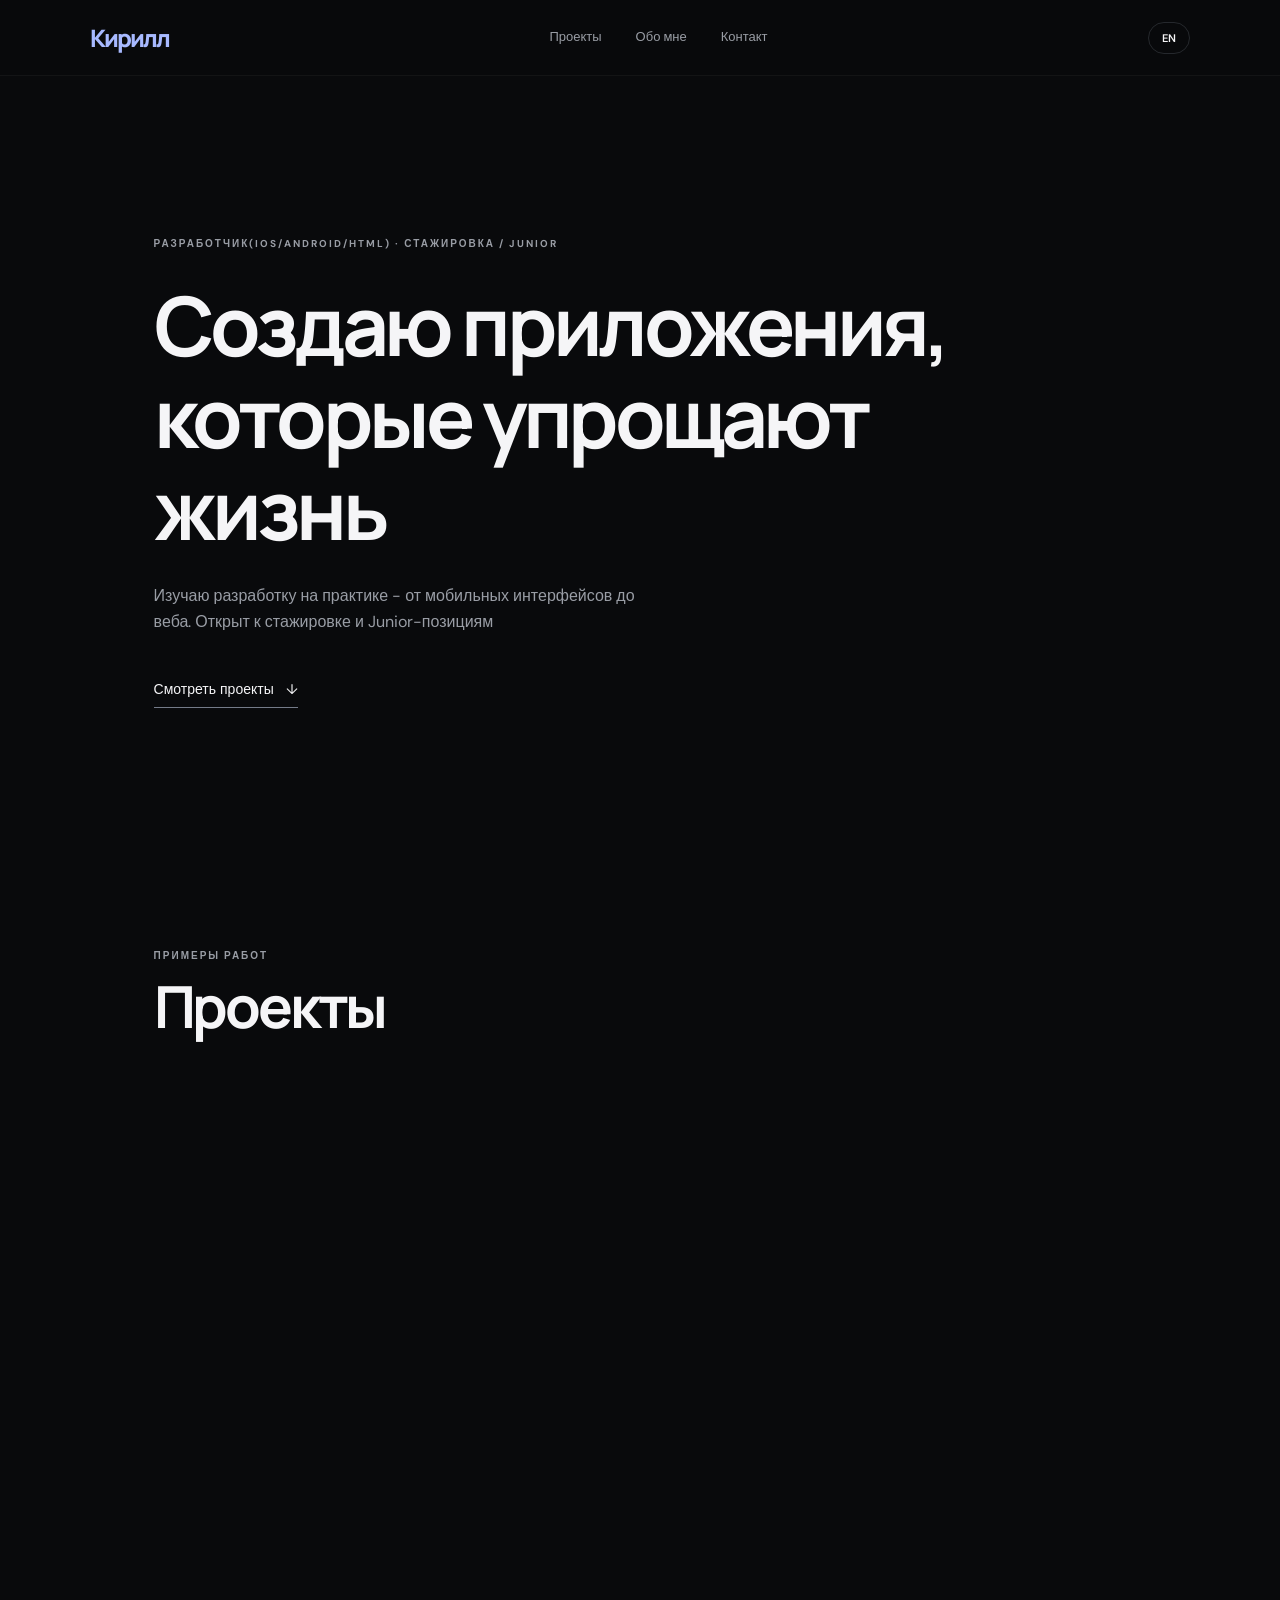
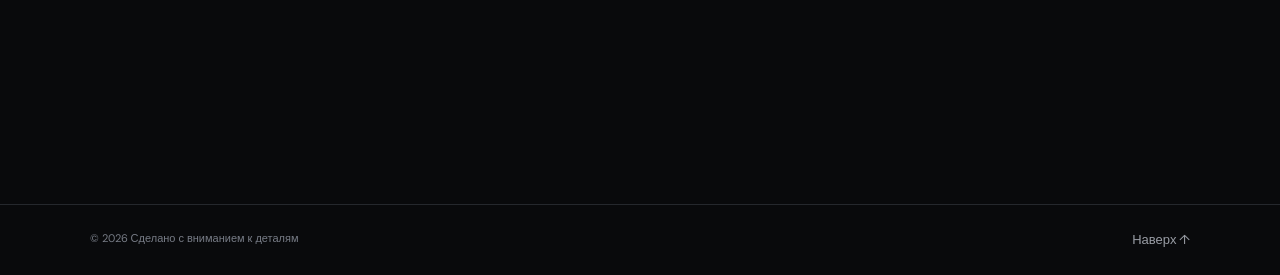
<file: index.html>
<!doctype html>
<html lang="ru">
  <head>
    <meta charset="utf-8" />
    <meta name="viewport" content="width=device-width, initial-scale=1" />
    <meta name="theme-color" content="#090a0c" />
    <meta name="description" content="Кирилл Кириченко — портфолио разработчика. Мобильные приложения и веб." />
    <title>Кирилл Кириченко — Ваш новый сотрудник</title>
    <link rel="stylesheet" href="styles.css?v=tutor-web-only" />
  </head>
  <body>
    <header class="topbar">
      <a class="wordmark" href="#home" aria-label="Кирилл Кириченко — на главную"><span data-i18n="brandName">Кирилл</span></a>
      <nav aria-label="Основная навигация">
        <a href="#work" data-i18n="navWork">Проекты</a>
        <a href="#about" data-i18n="navAbout">Обо мне</a>
        <a href="#contact" data-i18n="navContact">Контакт</a>
      </nav>
      <button class="language" id="language" type="button" aria-label="Switch language">EN</button>
    </header>

    <main>
      <section class="hero reveal" id="home">
        <p class="eyebrow" data-i18n="eyebrow">РАЗРАБОТЧИК(IOS/ANDROID/HTML) · СТАЖИРОВКА / JUNIOR</p>
        <h1 data-i18n="headline">Создаю приложения,<br />которые упрощают жизнь</h1>
        <p class="intro" data-i18n="intro">Изучаю разработку на практике - от мобильных интерфейсов до веба. Открыт к стажировке и Junior-позициям</p>
        <a class="text-link" href="#work"><span data-i18n="seeWork">Смотреть проекты</span> <span aria-hidden="true">↓</span></a>
      </section>

      <section class="section" id="work">
        <div class="section-heading"><p class="eyebrow" data-i18n="selected">ПРИМЕРЫ РАБОТ</p><h2 data-i18n="workTitle">Проекты</h2></div>
        <article class="project project-featured reveal">
          <div class="project-copy"><div class="project-meta"><span>01</span><span data-i18n="mobileApp">МОБИЛЬНОЕ ПРИЛОЖЕНИЕ</span></div><div class="source-project-link source-project-icon-row"><a class="source-project-icon" href="https://github.com/kirr-topp/university-stats" target="_blank" rel="noopener noreferrer" aria-label="Исходный код UniversityStats на GitHub"><img src="assets/university-stats/app-icon.png" alt="" /></a></div><h3>University Stats</h3><div class="source-project-caption-row"><a class="source-project-caption" href="https://github.com/kirr-topp/university-stats" target="_blank" rel="noopener noreferrer" data-i18n="sourceCode">Исходный код iOS и Android ↗</a></div><p data-i18n="statsDesc">Приложение для студентов: расписание, посещаемость, баллы и успеваемость. В Android-версии используются Kotlin и Jetpack Compose, локальное хранение данных и импорт расписания.</p><div class="tags"><span>Android · Kotlin</span><span>Jetpack Compose</span><span>iOS · Swift</span></div><div class="status ready" data-i18n="ready">Готово</div><a class="text-link" href="projects/university-stats/" data-i18n="projectDetails">Подробнее о проекте ↗</a></div>
          <a class="project-phone-mockup" href="projects/university-stats/" aria-label="Посмотреть University Stats на iPhone"><img src="assets/university-stats/iphone11/IMG_0261-portrait.png" alt="Главный экран University Stats на iPhone 11; имена преподавателей размыты" /></a>
        </article>
        <article class="project project-secondary project-tutor reveal">
          <div class="project-art tutor-card-art" aria-label="Веб-версия расписания репетитора на ноутбуке"><a class="tutor-laptop-link" href="projects/tutor-schedule/" aria-label="Подробнее о проекте"><img src="assets/tutor-schedule/schedule-cutout.png" alt="Веб-версия расписания на ноутбуке" /></a></div>
          <div class="project-copy"><div class="project-meta"><span>02</span><span data-i18n="webApp">ВЕБ · ANDROID</span></div><div class="tutor-project-icon"><img src="assets/tutor-schedule/app-icon.png" alt="" /></div><h3 data-i18n="tutorTitle">Расписание репетитора</h3><p data-i18n="tutorDesc">Приложение для расписания занятий, учета учеников и дохода. Доступно в вебе и на Android.</p><div class="tags"><span data-i18n="web">Веб</span><span>Android · Kotlin</span></div><div class="status development" data-i18n="inDevelopment">В разработке</div><a class="text-link" href="projects/tutor-schedule/" data-i18n="projectDetails">Подробнее о проекте ↗</a></div>
        </article>
      </section>

      <section class="about section reveal" id="about"><p class="eyebrow" data-i18n="aboutLabel">КОРОТКО ОБО МНЕ</p><h2 data-i18n="aboutTitle">Любопытство — мой главный инструмент</h2><p class="about-text" data-i18n="aboutText">Мне интересно разбираться в продукте целиком: понять задачу, продумать удобный сценарий и довести решение до работающего приложения. Сейчас развиваюсь в мобильной разработке и расширяю навыки в вебе</p><div class="skills"><span>Kotlin</span><span>Jetpack Compose</span><span>Swift</span><span>UI / UX</span><span>Git</span><span data-i18n="learning">Изучаю веб</span></div></section>

      <section class="contact section reveal" id="contact"><p class="eyebrow" data-i18n="contactLabel">ЕСТЬ ИНТЕРЕСНЫЙ ПРОЕКТ?</p><h2 data-i18n="contactTitle">Буду рад знакомству!</h2><p data-i18n="contactText">Открыт к стажировкам и Junior-возможностям в мобильной или веб-разработке</p><div class="contact-links"><a class="text-link" id="contact-email" href="mailto:kirkir1035@mail.ru">kirkir1035@mail.ru <span aria-hidden="true">↗</span></a><a class="text-link" href="https://github.com/kirr-topp" target="_blank" rel="noopener noreferrer"><span data-i18n="githubLink">Мой GitHub</span> <span aria-hidden="true">↗</span></a></div><p class="placeholder-note" data-i18n="contactNote">Для связи из России используйте mail.ru; для международных предложений - icloud.com</p></section>
    </main>
    <footer><span>© <span id="year"></span> <span data-i18n="footer">Сделано с вниманием к деталям</span></span><a href="#home" data-i18n="top">Наверх ↑</a></footer>
    <script src="app.js?v=university-ios-import"></script>
  </body>
</html>
</file>
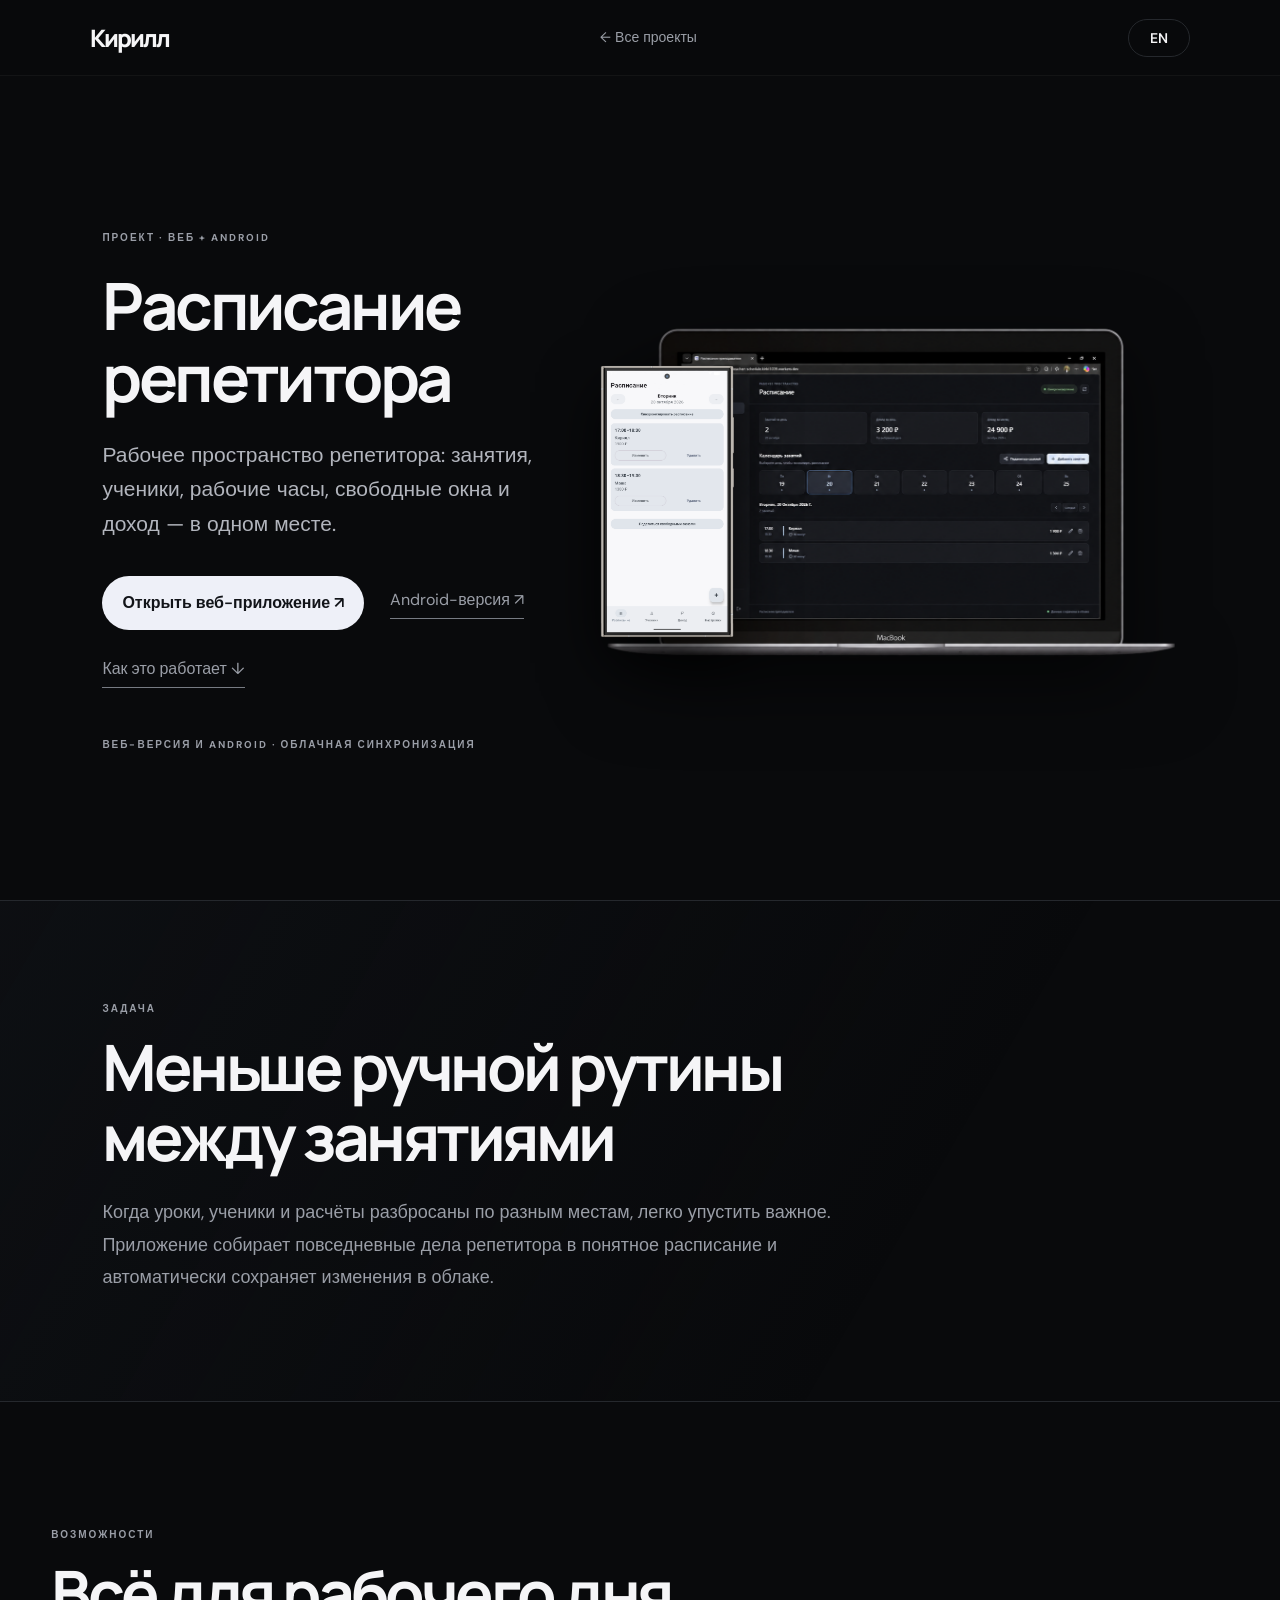
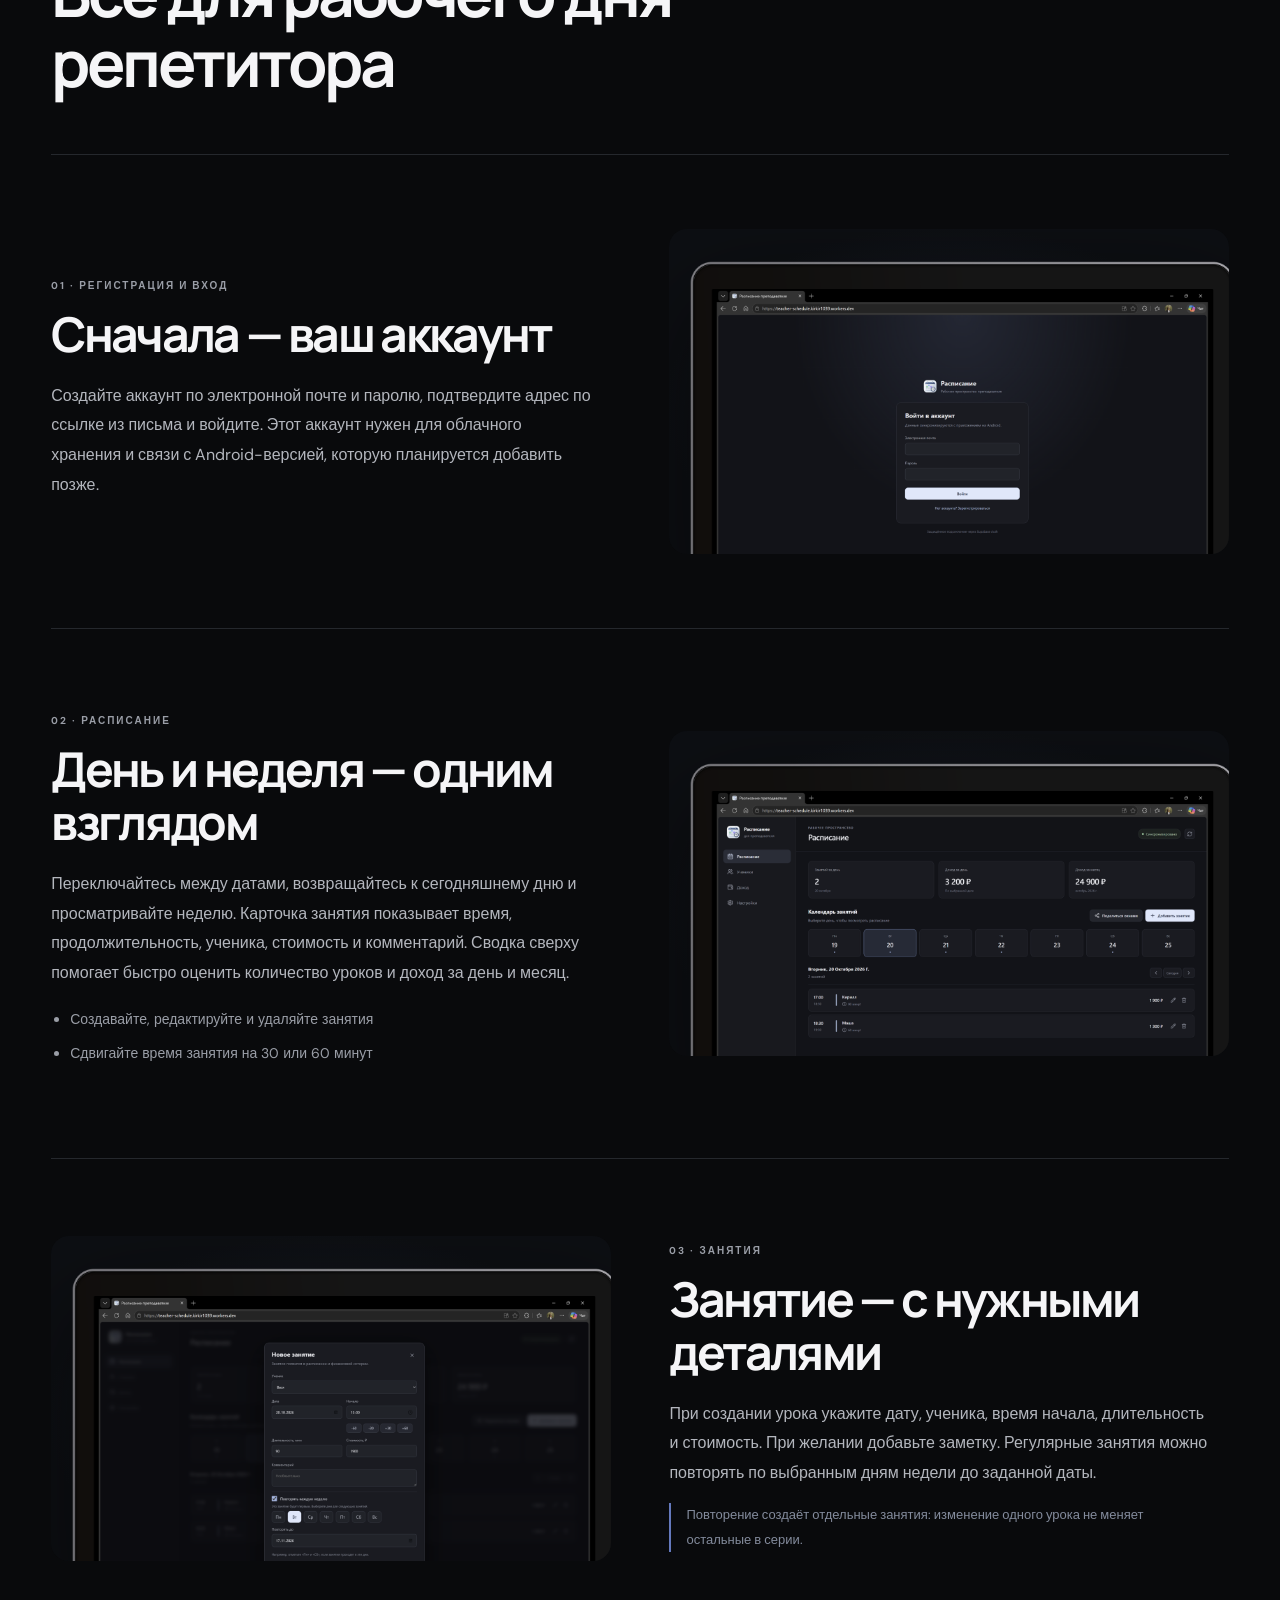
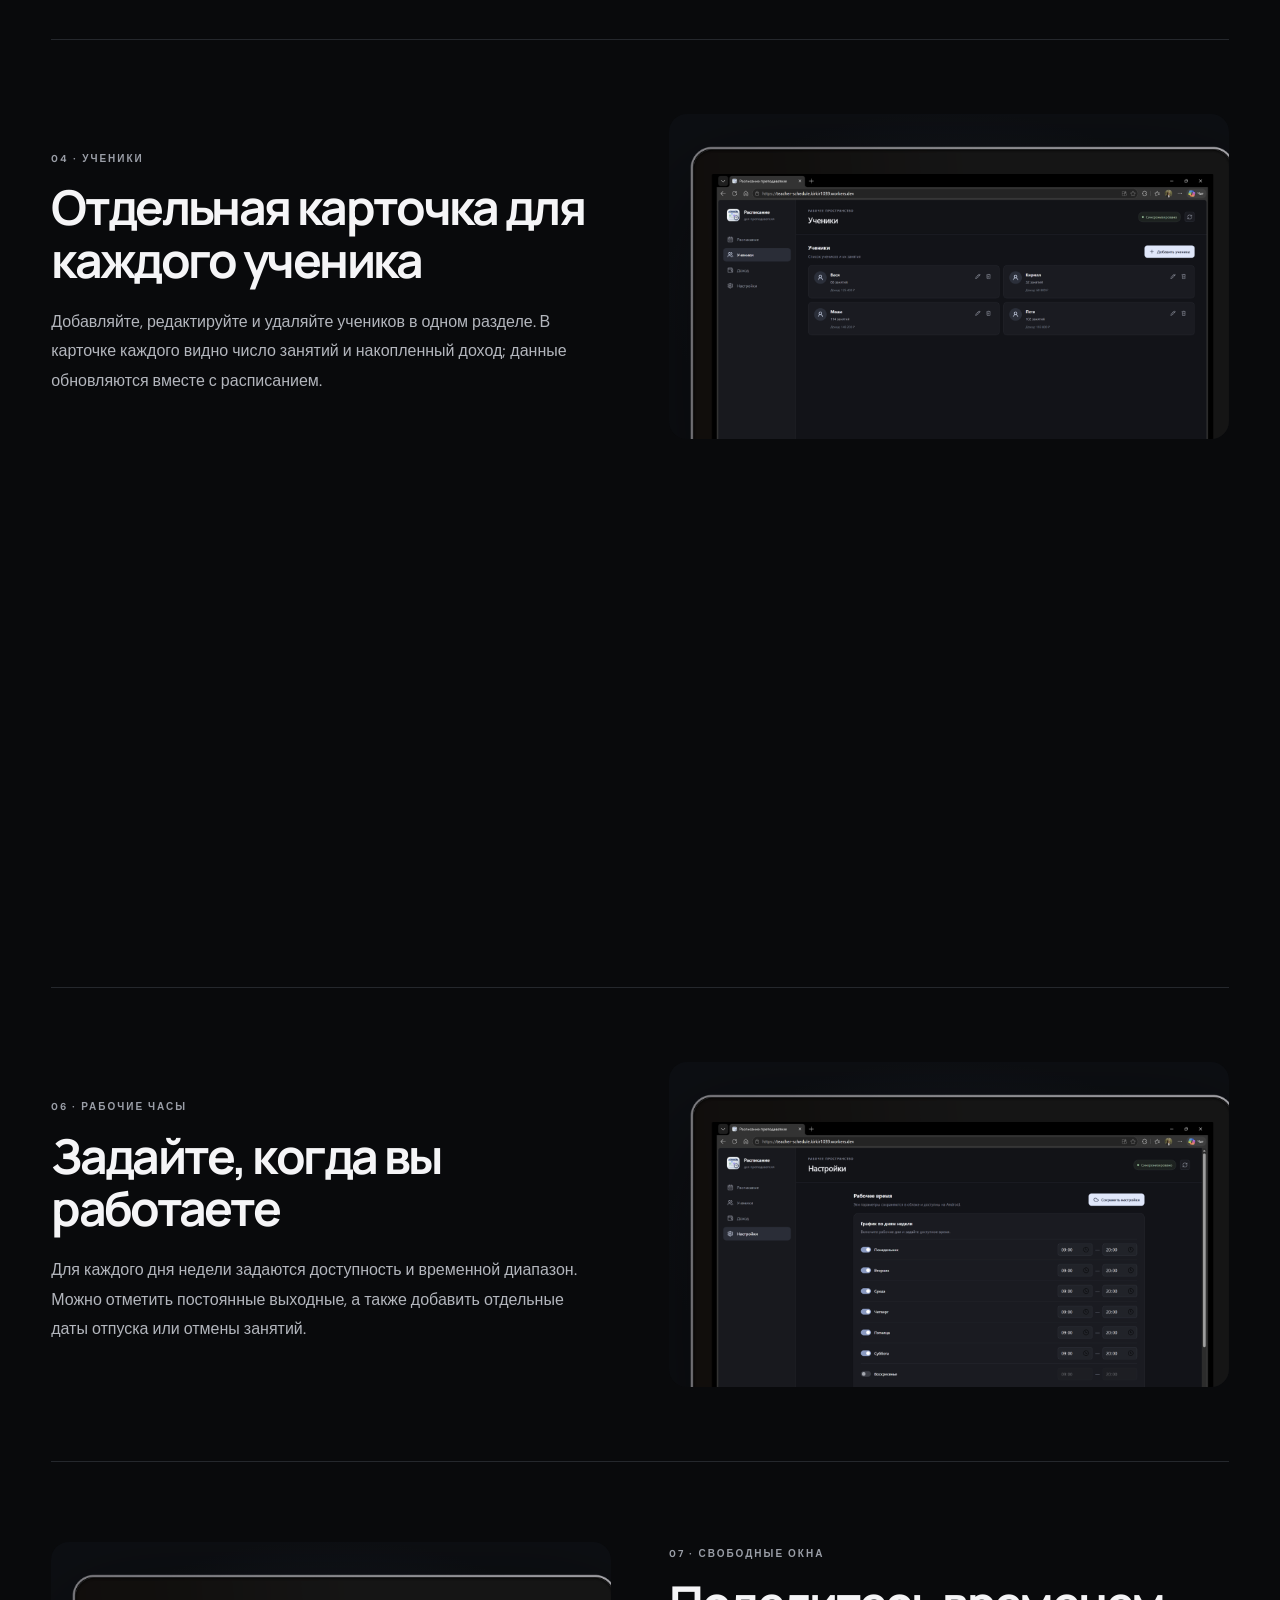
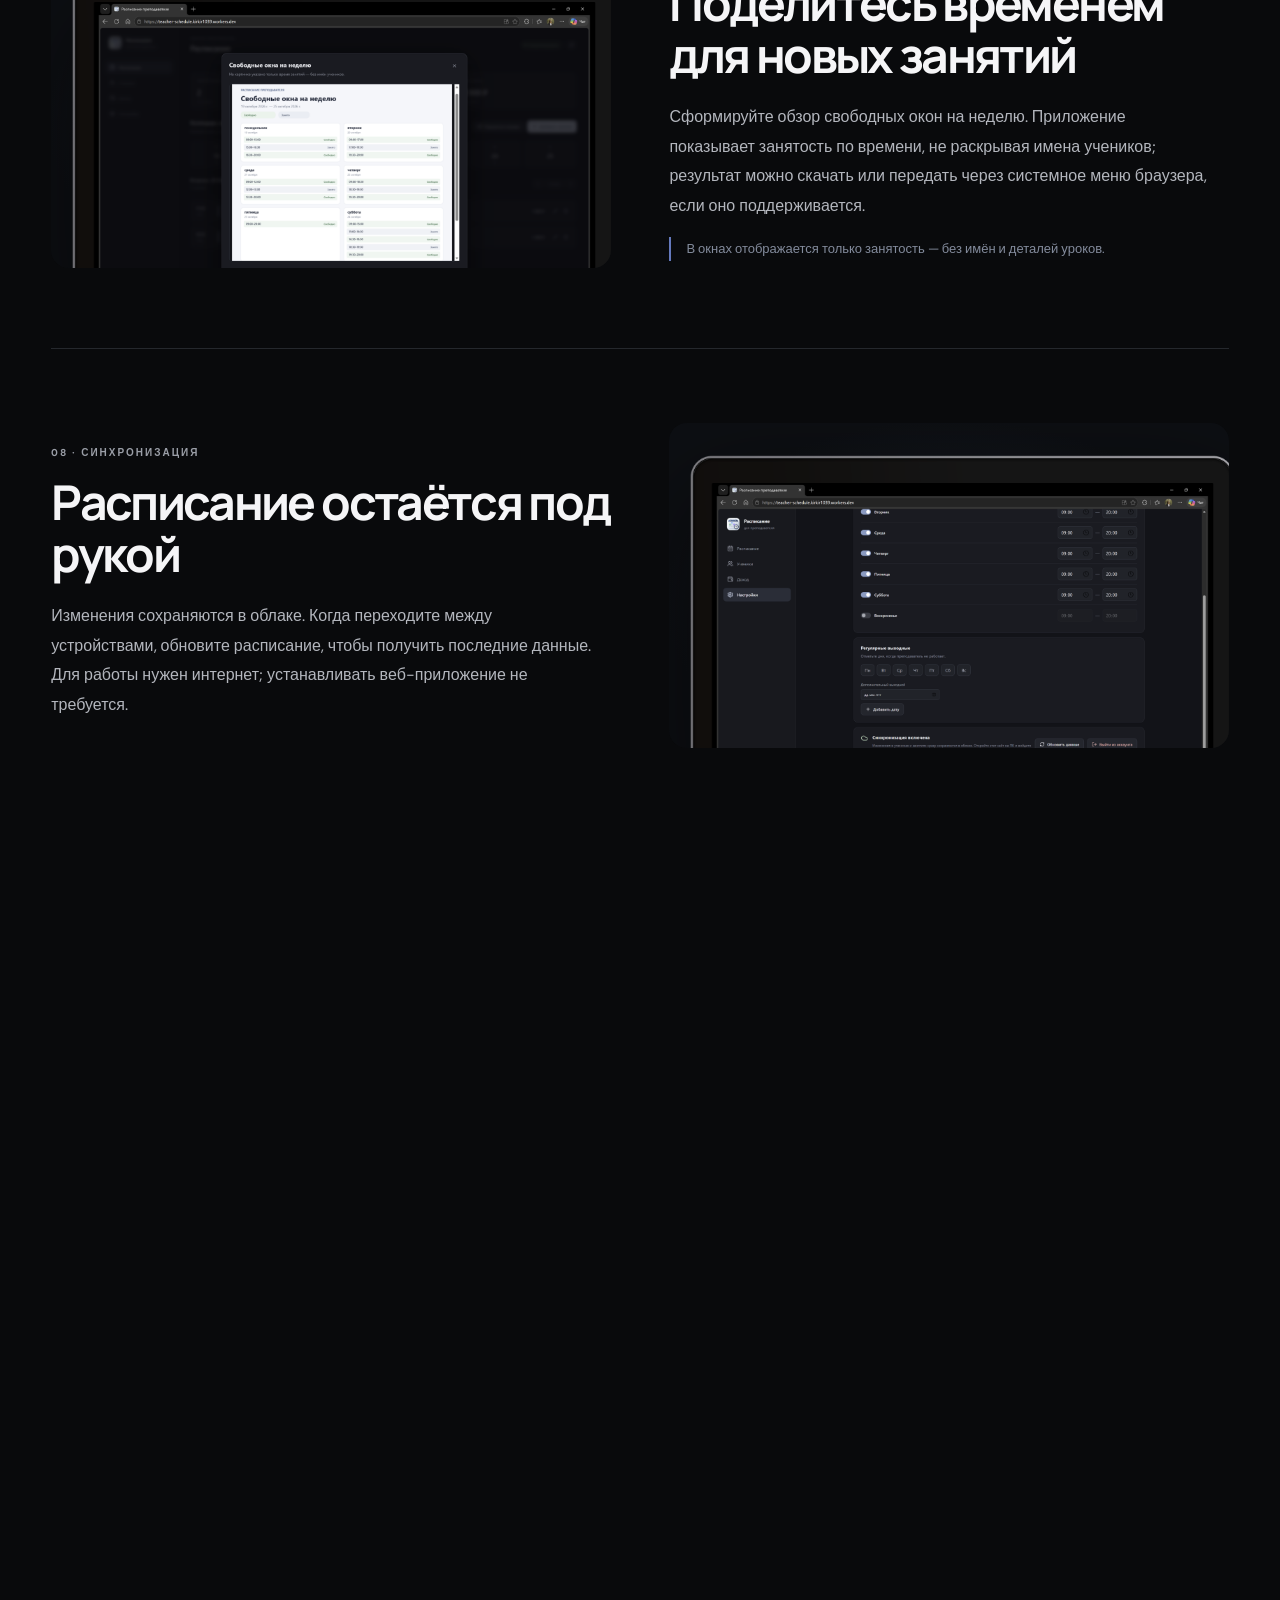
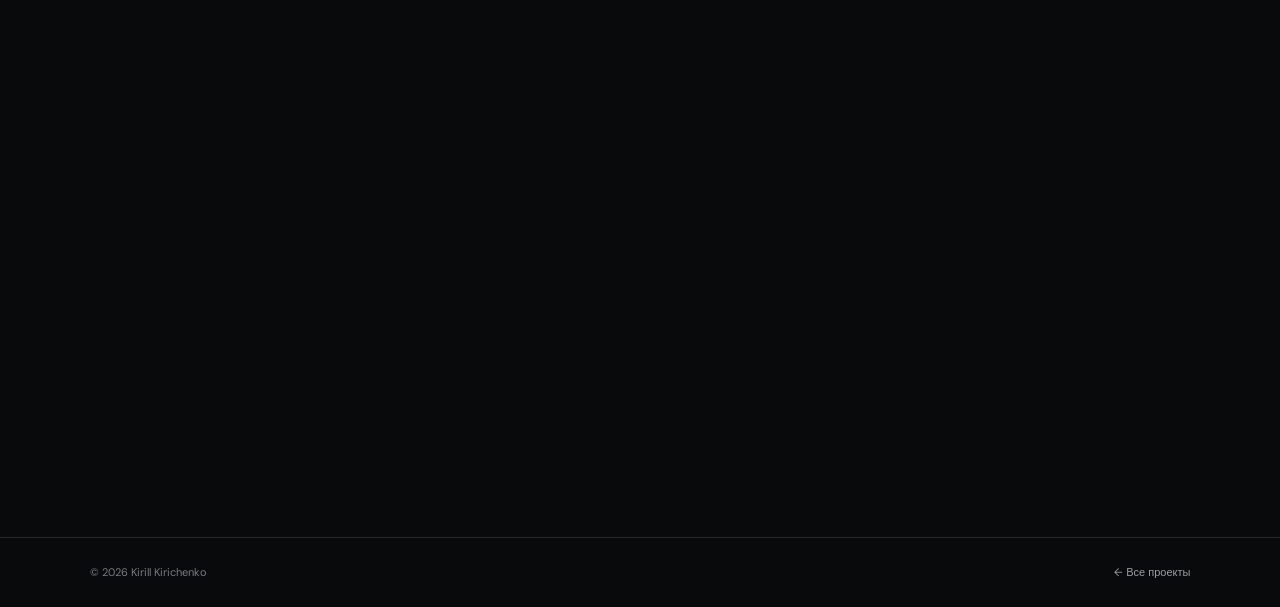
<file: projects/tutor-schedule/index.html>
<!doctype html>
<html lang="ru">
<head>
  <meta charset="utf-8" />
  <meta name="viewport" content="width=device-width, initial-scale=1" />
  <meta name="theme-color" content="#090a0c" />
  <meta name="description" content="Расписание репетитора — веб-приложение для управления занятиями, учениками, рабочими часами и доходом." />
  <title>Расписание репетитора — Кирилл Кириченко</title>
  <link rel="stylesheet" href="tutor.css?v=tutor-stack-2" />
</head>
<body>
  <header class="topbar">
    <a class="wordmark" href="../../index.html#home" data-ru="Кирилл" data-en="Kirill">Кирилл</a>
    <a class="back-link" href="../../index.html#work" data-ru="← Все проекты" data-en="← All projects">← Все проекты</a>
    <button class="language" id="language" type="button" aria-label="Switch language">EN</button>
  </header>
  <main>
    <section class="hero section reveal">
      <div class="hero-copy">
        <p class="eyebrow" data-ru="ПРОЕКТ · ВЕБ + ANDROID" data-en="PROJECT · WEB + ANDROID">ПРОЕКТ · ВЕБ + ANDROID</p>
        <h1><span data-ru="Расписание" data-en="Tutor schedule">Расписание</span><br /><span data-ru="репетитора" data-en="in one place">репетитора</span></h1>
        <p class="lead" data-ru="Рабочее пространство репетитора: занятия, ученики, рабочие часы, свободные окна и доход — в одном месте." data-en="A tutor’s workspace for lessons, students, working hours, availability, and income, all in one place.">Рабочее пространство репетитора: занятия, ученики, рабочие часы, свободные окна и доход — в одном месте.</p>
        <div class="hero-actions"><a class="primary-link" href="https://teacher-schedule.kirkir1039.workers.dev/" target="_blank" rel="noopener noreferrer" data-ru="Открыть веб-приложение ↗" data-en="Open web app ↗">Открыть веб-приложение ↗</a><a class="quiet-link" href="android.html" data-ru="Android-версия ↗" data-en="Android version ↗">Android-версия ↗</a><a class="quiet-link" href="#features" data-ru="Как это работает ↓" data-en="Explore features ↓">Как это работает ↓</a></div>
        <p class="eyebrow platform-note" data-ru="ВЕБ-ВЕРСИЯ И ANDROID · ОБЛАЧНАЯ СИНХРОНИЗАЦИЯ" data-en="WEB AND ANDROID · CLOUD SYNC">ВЕБ-ВЕРСИЯ И ANDROID · ОБЛАЧНАЯ СИНХРОНИЗАЦИЯ</p>
      </div>
      <figure class="laptop hero-laptop tutor-project-hero-stack" aria-label="Интерфейс веб-приложения на ноутбуке и Android">
        <img class="tutor-project-laptop" src="../../assets/tutor-schedule/schedule-cutout.png" alt="Веб-версия расписания на ноутбуке целиком" />
        <a class="android-hero-device" href="android.html" aria-label="Открыть Android-версию Расписания репетитора"><img src="../../assets/tutor-schedule/android/schedule.png" alt="Расписание репетитора в Android-приложении" /></a>
      </figure>
    </section>
    <section class="intro-band reveal"><p class="eyebrow" data-ru="ЗАДАЧА" data-en="THE PROBLEM">ЗАДАЧА</p><h2 data-ru="Меньше ручной рутины между занятиями" data-en="Less admin between lessons">Меньше ручной рутины между занятиями</h2><p data-ru="Когда уроки, ученики и расчёты разбросаны по разным местам, легко упустить важное. Приложение собирает повседневные дела репетитора в понятное расписание и автоматически сохраняет изменения в облаке." data-en="When lessons, student details, and payments live in separate places, it is easy to miss something. The app brings day-to-day tutoring into one clear schedule and saves changes to the cloud.">Когда уроки, ученики и расчёты разбросаны по разным местам, легко упустить важное. Приложение собирает повседневные дела репетитора в понятное расписание и автоматически сохраняет изменения в облаке.</p></section>
    <section class="features section" id="features">
      <header class="section-heading reveal"><p class="eyebrow" data-ru="ВОЗМОЖНОСТИ" data-en="FEATURES">ВОЗМОЖНОСТИ</p><h2 data-ru="Всё для рабочего дня репетитора" data-en="A complete tutor workday">Всё для рабочего дня репетитора</h2></header>
      <article class="feature-row reveal">
        <div class="feature-copy"><p class="eyebrow">01 · <span data-ru="РЕГИСТРАЦИЯ И ВХОД" data-en="SIGN UP AND LOG IN">РЕГИСТРАЦИЯ И ВХОД</span></p><h3 data-ru="Сначала — ваш аккаунт" data-en="Start with your account">Сначала — ваш аккаунт</h3><p data-ru="Создайте аккаунт по электронной почте и паролю, подтвердите адрес по ссылке из письма и войдите. Этот аккаунт нужен для облачного хранения и связи с Android-версией, которую планируется добавить позже." data-en="Create an account with your email and password, confirm your address using the link in your email, then sign in. The account enables cloud storage and will also connect to the planned Android version.">Создайте аккаунт по электронной почте и паролю, подтвердите адрес по ссылке из письма и войдите. Этот аккаунт нужен для облачного хранения и связи с Android-версией, которую планируется добавить позже.</p></div>
        <figure class="laptop feature-image"><img src="../../assets/tutor-schedule/login.png" alt="Экран входа в расписание преподавателя на ноутбуке" /></figure>
      </article>
      <article class="feature-row reveal">
        <div class="feature-copy"><p class="eyebrow">02 · <span data-ru="РАСПИСАНИЕ" data-en="SCHEDULE">РАСПИСАНИЕ</span></p><h3 data-ru="День и неделя — одним взглядом" data-en="See the day and week at a glance">День и неделя — одним взглядом</h3><p data-ru="Переключайтесь между датами, возвращайтесь к сегодняшнему дню и просматривайте неделю. Карточка занятия показывает время, продолжительность, ученика, стоимость и комментарий. Сводка сверху помогает быстро оценить количество уроков и доход за день и месяц." data-en="Move between dates, jump back to today, and scan the week. Each lesson shows its time, duration, student, price, and note. Summary cards give a quick view of the day’s and month’s lesson count and income.">Переключайтесь между датами, возвращайтесь к сегодняшнему дню и просматривайте неделю. Карточка занятия показывает время, продолжительность, ученика, стоимость и комментарий. Сводка сверху помогает быстро оценить количество уроков и доход за день и месяц.</p><ul><li data-ru="Создавайте, редактируйте и удаляйте занятия" data-en="Create, edit, and delete lessons">Создавайте, редактируйте и удаляйте занятия</li><li data-ru="Сдвигайте время занятия на 30 или 60 минут" data-en="Shift a lesson by 30 or 60 minutes">Сдвигайте время занятия на 30 или 60 минут</li></ul></div>
        <figure class="laptop feature-image"><img src="../../assets/tutor-schedule/schedule.png" alt="Календарь недели, сводные показатели и список уроков" /></figure>
      </article>
      <article class="feature-row reverse reveal">
        <div class="feature-copy"><p class="eyebrow">03 · <span data-ru="ЗАНЯТИЯ" data-en="LESSONS">ЗАНЯТИЯ</span></p><h3 data-ru="Занятие — с нужными деталями" data-en="Every lesson, with the details you need">Занятие — с нужными деталями</h3><p data-ru="При создании урока укажите дату, ученика, время начала, длительность и стоимость. При желании добавьте заметку. Регулярные занятия можно повторять по выбранным дням недели до заданной даты." data-en="Add a date, student, start time, duration, and price. Include an optional note. Recurring lessons can repeat on selected weekdays until a chosen end date.">При создании урока укажите дату, ученика, время начала, длительность и стоимость. При желании добавьте заметку. Регулярные занятия можно повторять по выбранным дням недели до заданной даты.</p><p class="detail-note" data-ru="Повторение создаёт отдельные занятия: изменение одного урока не меняет остальные в серии." data-en="Recurring lessons are separate entries, so editing one does not change the rest of the series.">Повторение создаёт отдельные занятия: изменение одного урока не меняет остальные в серии.</p></div>
        <figure class="laptop feature-image"><img src="../../assets/tutor-schedule/lesson-editor.png" alt="Форма добавления занятия с расписанием и параметрами урока" /></figure>
      </article>
      <article class="feature-row reveal">
        <div class="feature-copy"><p class="eyebrow">04 · <span data-ru="УЧЕНИКИ" data-en="STUDENTS">УЧЕНИКИ</span></p><h3 data-ru="Отдельная карточка для каждого ученика" data-en="A dedicated record for every student">Отдельная карточка для каждого ученика</h3><p data-ru="Добавляйте, редактируйте и удаляйте учеников в одном разделе. В карточке каждого видно число занятий и накопленный доход; данные обновляются вместе с расписанием." data-en="Add, edit, and remove students in one place. Each record shows lesson count and running income, updated alongside the schedule.">Добавляйте, редактируйте и удаляйте учеников в одном разделе. В карточке каждого видно число занятий и накопленный доход; данные обновляются вместе с расписанием.</p></div>
        <figure class="laptop feature-image"><img src="../../assets/tutor-schedule/students.png" alt="Список учеников с количеством занятий и суммой" /></figure>
      </article>
      <article class="feature-row reverse reveal">
        <div class="feature-copy"><p class="eyebrow">05 · <span data-ru="ДОХОД" data-en="INCOME">ДОХОД</span></p><h3 data-ru="Финансы и проведённые уроки" data-en="Income and completed lessons">Финансы и проведённые уроки</h3><p data-ru="Выберите месяц и посмотрите общий доход, количество проведённых занятий и среднюю стоимость урока. Ниже — история начислений с датой, длительностью и стоимостью каждого занятия." data-en="Choose a month to see total income, completed lessons, and average lesson price. Below, review a dated history with each lesson’s duration and amount.">Выберите месяц и посмотрите общий доход, количество проведённых занятий и среднюю стоимость урока. Ниже — история начислений с датой, длительностью и стоимостью каждого занятия.</p></div>
        <figure class="laptop feature-image"><img src="../../assets/tutor-schedule/income.png" alt="Месячная сводка дохода и журнал начислений" /></figure>
      </article>
      <article class="feature-row reveal">
        <div class="feature-copy"><p class="eyebrow">06 · <span data-ru="РАБОЧИЕ ЧАСЫ" data-en="WORKING HOURS">РАБОЧИЕ ЧАСЫ</span></p><h3 data-ru="Задайте, когда вы работаете" data-en="Set your working hours">Задайте, когда вы работаете</h3><p data-ru="Для каждого дня недели задаются доступность и временной диапазон. Можно отметить постоянные выходные, а также добавить отдельные даты отпуска или отмены занятий." data-en="Set availability and a time range for each weekday. Choose regular days off and add individual dates for holidays or cancelled sessions.">Для каждого дня недели задаются доступность и временной диапазон. Можно отметить постоянные выходные, а также добавить отдельные даты отпуска или отмены занятий.</p></div>
        <figure class="laptop feature-image"><img src="../../assets/tutor-schedule/work-hours.png" alt="Настройка доступности и рабочих часов по дням недели" /></figure>
      </article>
      <article class="feature-row reverse reveal">
        <div class="feature-copy"><p class="eyebrow">07 · <span data-ru="СВОБОДНЫЕ ОКНА" data-en="AVAILABILITY">СВОБОДНЫЕ ОКНА</span></p><h3 data-ru="Поделитесь временем для новых занятий" data-en="Share time for new lessons">Поделитесь временем для новых занятий</h3><p data-ru="Сформируйте обзор свободных окон на неделю. Приложение показывает занятость по времени, не раскрывая имена учеников; результат можно скачать или передать через системное меню браузера, если оно поддерживается." data-en="Create a weekly view of open slots. It shows busy times without revealing student names; download it or share it through the browser’s system menu when supported.">Сформируйте обзор свободных окон на неделю. Приложение показывает занятость по времени, не раскрывая имена учеников; результат можно скачать или передать через системное меню браузера, если оно поддерживается.</p><p class="detail-note" data-ru="В окнах отображается только занятость — без имён и деталей уроков." data-en="The availability view only shows busy times, without names or lesson details.">В окнах отображается только занятость — без имён и деталей уроков.</p></div>
        <figure class="laptop feature-image"><img src="../../assets/tutor-schedule/availability.png" alt="Предпросмотр свободных окон для публикации" /></figure>
      </article>
      <article class="feature-row reveal">
        <div class="feature-copy"><p class="eyebrow">08 · <span data-ru="СИНХРОНИЗАЦИЯ" data-en="SYNC">СИНХРОНИЗАЦИЯ</span></p><h3 data-ru="Расписание остаётся под рукой" data-en="Your schedule stays within reach">Расписание остаётся под рукой</h3><p data-ru="Изменения сохраняются в облаке. Когда переходите между устройствами, обновите расписание, чтобы получить последние данные. Для работы нужен интернет; устанавливать веб-приложение не требуется." data-en="Changes are saved to the cloud. Refresh the schedule when switching devices to load the latest data. An internet connection is required; no installation is needed.">Изменения сохраняются в облаке. Когда переходите между устройствами, обновите расписание, чтобы получить последние данные. Для работы нужен интернет; устанавливать веб-приложение не требуется.</p></div>
        <figure class="laptop feature-image"><img src="../../assets/tutor-schedule/days-off.png" alt="Настройки календаря и расписания" /></figure>
      </article>
    </section>
    <section class="technology section reveal" id="technology">
      <header class="section-heading"><p class="eyebrow" data-ru="КАК УСТРОЕНА ВЕБ-ВЕРСИЯ" data-en="HOW THE WEB APP IS BUILT">КАК УСТРОЕНА ВЕБ-ВЕРСИЯ</p><h2 data-ru="Интерфейс, база и облако" data-en="Interface, database, and cloud">Интерфейс, база и облако</h2></header>
      <div class="technology-grid">
        <article class="technology-card"><p class="eyebrow" data-ru="КЛИЕНТ" data-en="CLIENT">КЛИЕНТ</p><h3 data-ru="React + TypeScript" data-en="React + TypeScript">React + TypeScript</h3><p data-ru="Страница написана на TypeScript с React. Vite собирает интерфейс для браузера; стили оформлены на CSS." data-en="The browser interface is written in TypeScript and React. Vite builds the client, with CSS for its styling.">Страница написана на TypeScript с React. Vite собирает интерфейс для браузера; стили оформлены на CSS.</p></article>
        <article class="technology-card"><p class="eyebrow" data-ru="БАЗА ДАННЫХ" data-en="DATABASE">БАЗА ДАННЫХ</p><h3 data-ru="PostgreSQL в Supabase" data-en="PostgreSQL on Supabase">PostgreSQL в Supabase</h3><p data-ru="SQL-схема создаёт таблицы учеников, занятий и настроек. Supabase Auth отвечает за аккаунты, а правила RLS ограничивают строки данными текущего пользователя." data-en="An SQL schema defines students, lessons, and settings tables. Supabase Auth handles accounts, and row-level security limits each account to its own records.">SQL-схема создаёт таблицы учеников, занятий и настроек. Supabase Auth отвечает за аккаунты, а правила RLS ограничивают строки данными текущего пользователя.</p></article>
        <article class="technology-card"><p class="eyebrow" data-ru="РАЗМЕЩЕНИЕ" data-en="HOSTING">РАЗМЕЩЕНИЕ</p><h3 data-ru="Cloudflare Workers" data-en="Cloudflare Workers">Cloudflare Workers</h3><p data-ru="Веб-клиент доступен по адресу workers.dev. Cloudflare размещает приложение, а сама SQL-база находится отдельно — в облачном проекте Supabase; данные между клиентами можно обновлять через Realtime." data-en="The web client is served at a workers.dev address. Cloudflare hosts the app, while the SQL database lives separately in Supabase; Realtime can refresh data across signed-in clients.">Веб-клиент доступен по адресу workers.dev. Cloudflare размещает приложение, а сама SQL-база находится отдельно — в облачном проекте Supabase; данные между клиентами можно обновлять через Realtime.</p></article>
      </div>
    </section>
    <section class="closing reveal"><p class="eyebrow" data-ru="ПОПРОБУЙТЕ САМИ" data-en="TRY IT YOURSELF">ПОПРОБУЙТЕ САМИ</p><h2 data-ru="Откройте расписание в браузере" data-en="Open the schedule in your browser">Откройте расписание в браузере</h2><p data-ru="Веб-версия уже доступна. Для личного расписания войдите в свою учётную запись." data-en="The web version is live. Sign in to view your own schedule.">Веб-версия уже доступна. Для личного расписания войдите в свою учётную запись.</p><a class="primary-link" href="https://teacher-schedule.kirkir1039.workers.dev/" target="_blank" rel="noopener noreferrer" data-ru="Перейти в приложение ↗" data-en="Visit the app ↗">Перейти в приложение ↗</a></section>
  </main>
  <footer><span>© <span id="year"></span> Kirill Kirichenko</span><a href="../../index.html#work" data-ru="← Все проекты" data-en="← All projects">← Все проекты</a></footer>
  <script src="tutor.js?v=android-s24"></script>
</body>
</html>
</file>
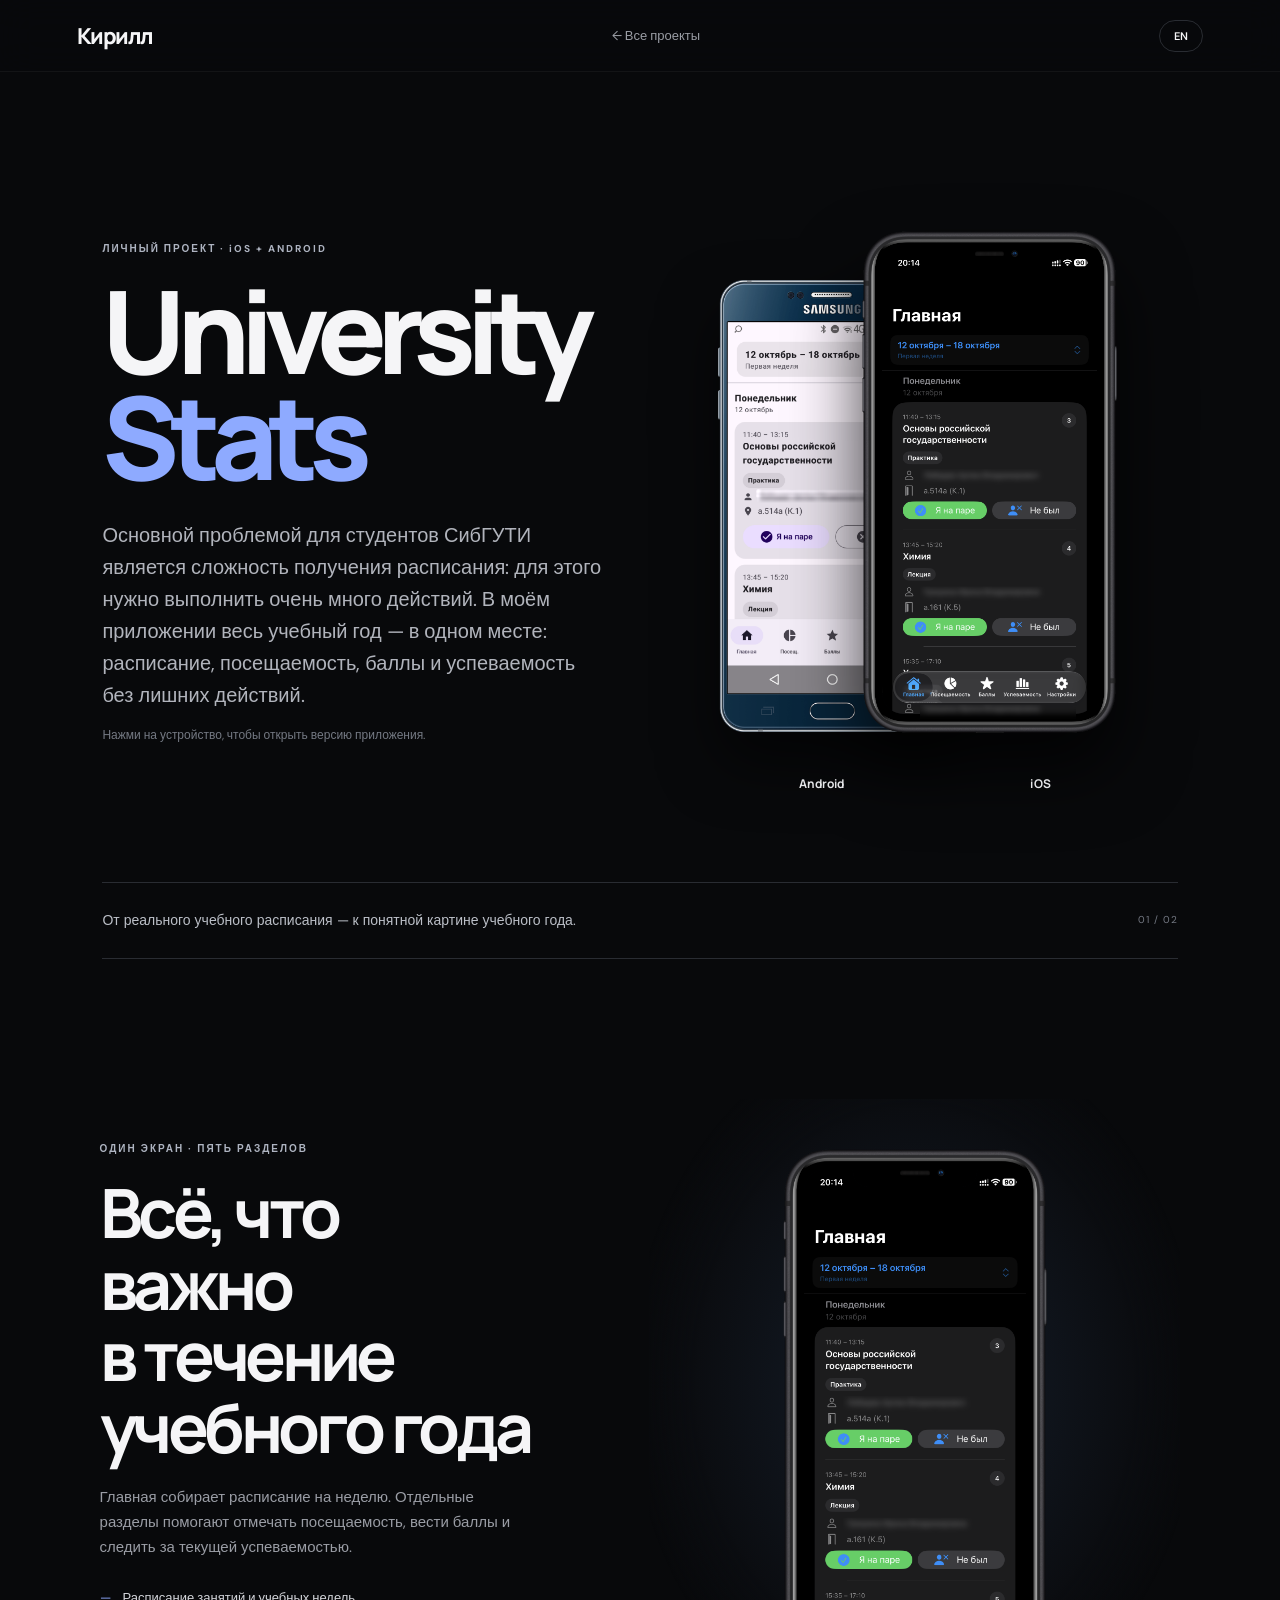
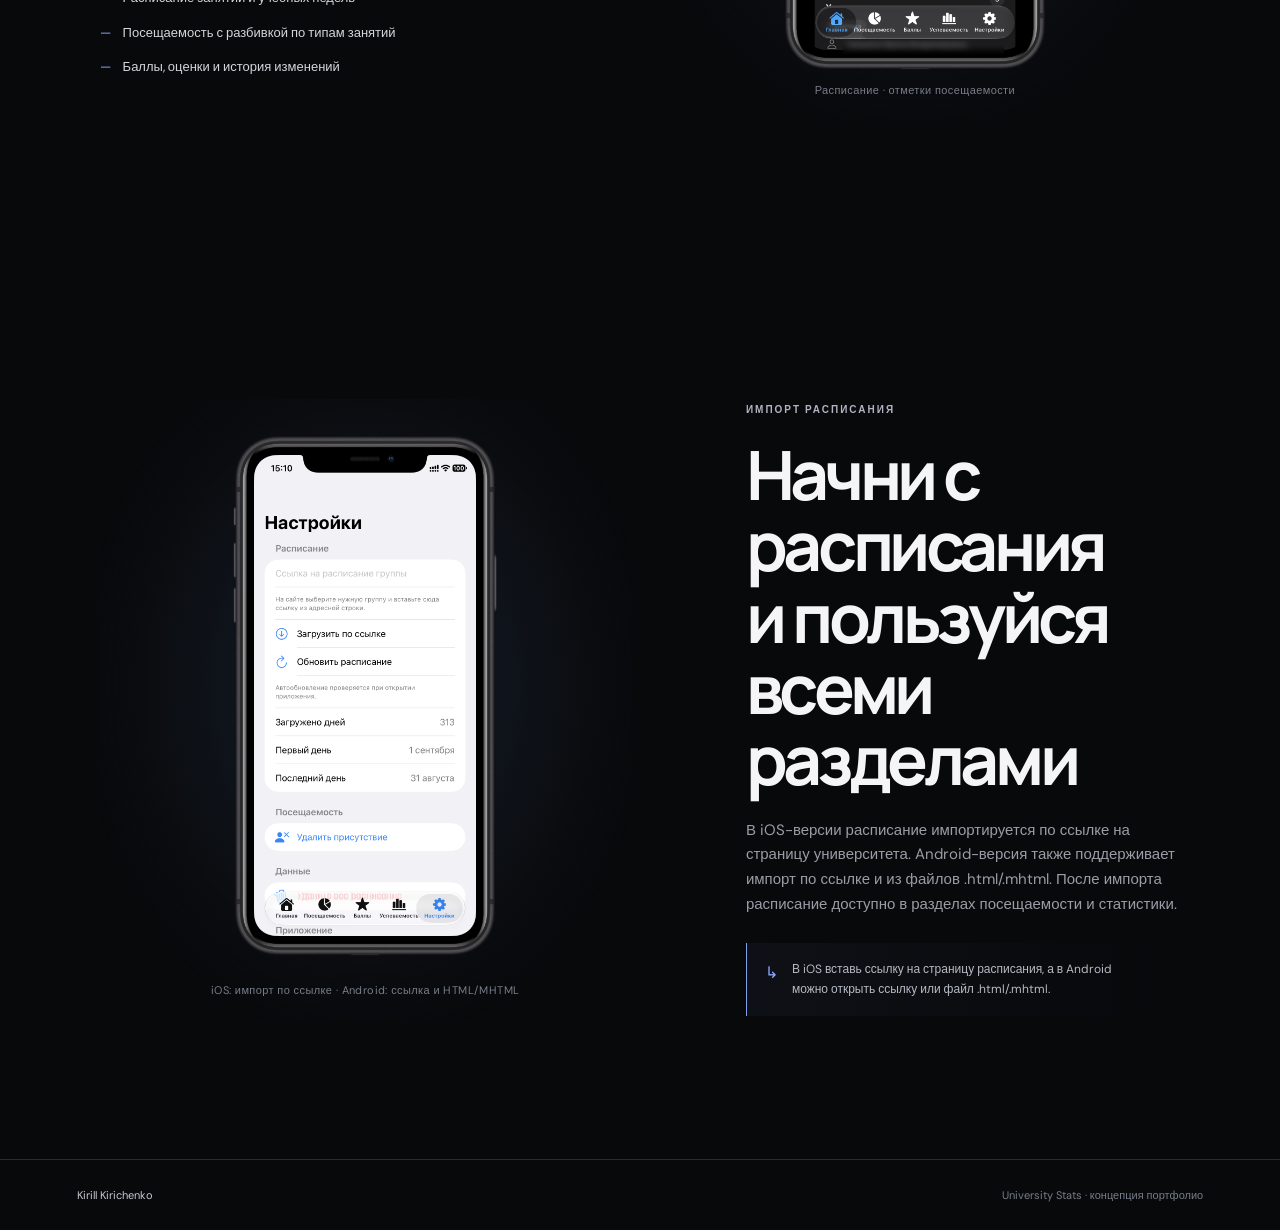
<file: projects/university-stats/index.html>
<!doctype html>
<html lang="ru">
  <head>
    <meta charset="utf-8" />
    <meta name="viewport" content="width=device-width, initial-scale=1" />
    <meta name="theme-color" content="#090a0c" />
    <meta name="description" content="University Stats — приложение для расписания, посещаемости и успеваемости студентов." />
    <title>University Stats — Кирилл Кириченко</title>
    <link rel="stylesheet" href="project.css?v=oct14-portfolio" />
  </head>
  <body>
    <header class="product-nav">
      <a class="brand" href="../../index.html"><span data-i18n="brand">Кирилл</span></a>
      <a class="back-link" href="../../index.html#work" data-i18n="back">← Все проекты</a>
      <button class="language" id="language" type="button">EN</button>
    </header>
    <main>
      <section class="product-hero">
        <div class="hero-copy reveal">
          <p class="eyebrow" data-i18n="eyebrow">ЛИЧНЫЙ ПРОЕКТ · iOS + ANDROID</p>
          <h1>University<br /><span>Stats</span></h1>
          <p class="lead" data-i18n="intro">Учебный год — в одном месте. Расписание, посещаемость, баллы и успеваемость без лишней рутины.</p>
          <p class="platform-note" data-i18n="platformNote">Выбери устройство справа, чтобы открыть версию приложения.</p>
        </div>
        <div class="hero-showcase reveal" aria-label="University Stats на Android и iOS">
          <div class="hero-artwork">
            <a class="hero-device-link android-device-link" href="android.html" aria-label="Открыть Android-версию University Stats"><img class="hero-android-render" src="../../assets/university-stats/android/home-monday.png" alt="Главный экран Android-версии University Stats; имя преподавателя размыто" /></a>
            <a class="hero-device-link ios-device-link" href="ios.html" aria-label="Открыть iOS-версию University Stats"><img class="hero-iphone-render" src="../../assets/university-stats/iphone11/IMG_0261-portrait.png" alt="Главный экран iOS-версии University Stats; имена преподавателей размыты" /></a>
          </div>
          <div class="hero-device-captions"><span>Android</span><span>iOS</span></div>
        </div>
      </section>
      <section class="value-strip reveal"><p data-i18n="strip">От реального учебного расписания — к понятной картине учебного года.</p><span>01 / 02</span></section>
      <section class="feature-section reveal">
        <div class="feature-copy"><p class="eyebrow" data-i18n="featureOneLabel">ОДИН ЭКРАН · ПЯТЬ РАЗДЕЛОВ</p><h2 data-i18n="featureOneTitle">Всё, что важно<br />в течение учебы.</h2><p data-i18n="featureOneText">Главная собирает расписание на неделю. Отдельные разделы помогают отмечать посещаемость, вести баллы и следить за текущей успеваемостью.</p><ul><li data-i18n="featureSchedule">Расписание занятий и учебных недель</li><li data-i18n="featureAttendance">Посещаемость с разбивкой по типам занятий</li><li data-i18n="featureGrades">Баллы, оценки и история изменений</li></ul></div>
        <div class="feature-visual"><figure class="device device-large iphone11-mockup"><img src="../../assets/university-stats/iphone11/IMG_0261-portrait.png" alt="Главный экран University Stats для iOS; имена преподавателей размыты" /></figure><span class="visual-caption" data-i18n="scheduleCaption">Расписание · отметки посещаемости</span></div>
      </section>
      <section class="feature-section reverse reveal">
        <div class="feature-copy"><p class="eyebrow" data-i18n="featureTwoLabel">ИМПОРТ РАСПИСАНИЯ</p><h2 data-i18n="featureTwoTitle">Начни с расписания.<br />Дальше приложение поможет.</h2><p data-i18n="featureTwoText">В iOS-версии расписание импортируется по ссылке на страницу университета. Android-версия также поддерживает импорт по ссылке и из файлов .html/.mhtml. После импорта расписание доступно в разделах посещаемости и статистики.</p><div class="detail-callout"><span class="callout-mark">↳</span><p data-i18n="importNote">В iOS вставь ссылку на страницу расписания, а в Android можно открыть ссылку или файл .html/.mhtml.</p></div></div>
        <div class="feature-visual import-visual"><figure class="device device-large iphone11-mockup"><img src="../../assets/university-stats/iphone11/IMG_0278-portrait.png" alt="Настройки iOS: импорт расписания по ссылке и обновление расписания" /></figure><span class="visual-caption" data-i18n="importCaption">iOS: импорт по ссылке · Android: ссылка и HTML/MHTML</span></div>
      </section>
    </main>
    <footer class="product-footer"><a href="../../index.html">Kirill Kirichenko</a><span data-i18n="footer">University Stats · концепция портфолио</span></footer>
    <script src="project.js?v=url-import-ios"></script>
  </body>
</html>
</file>
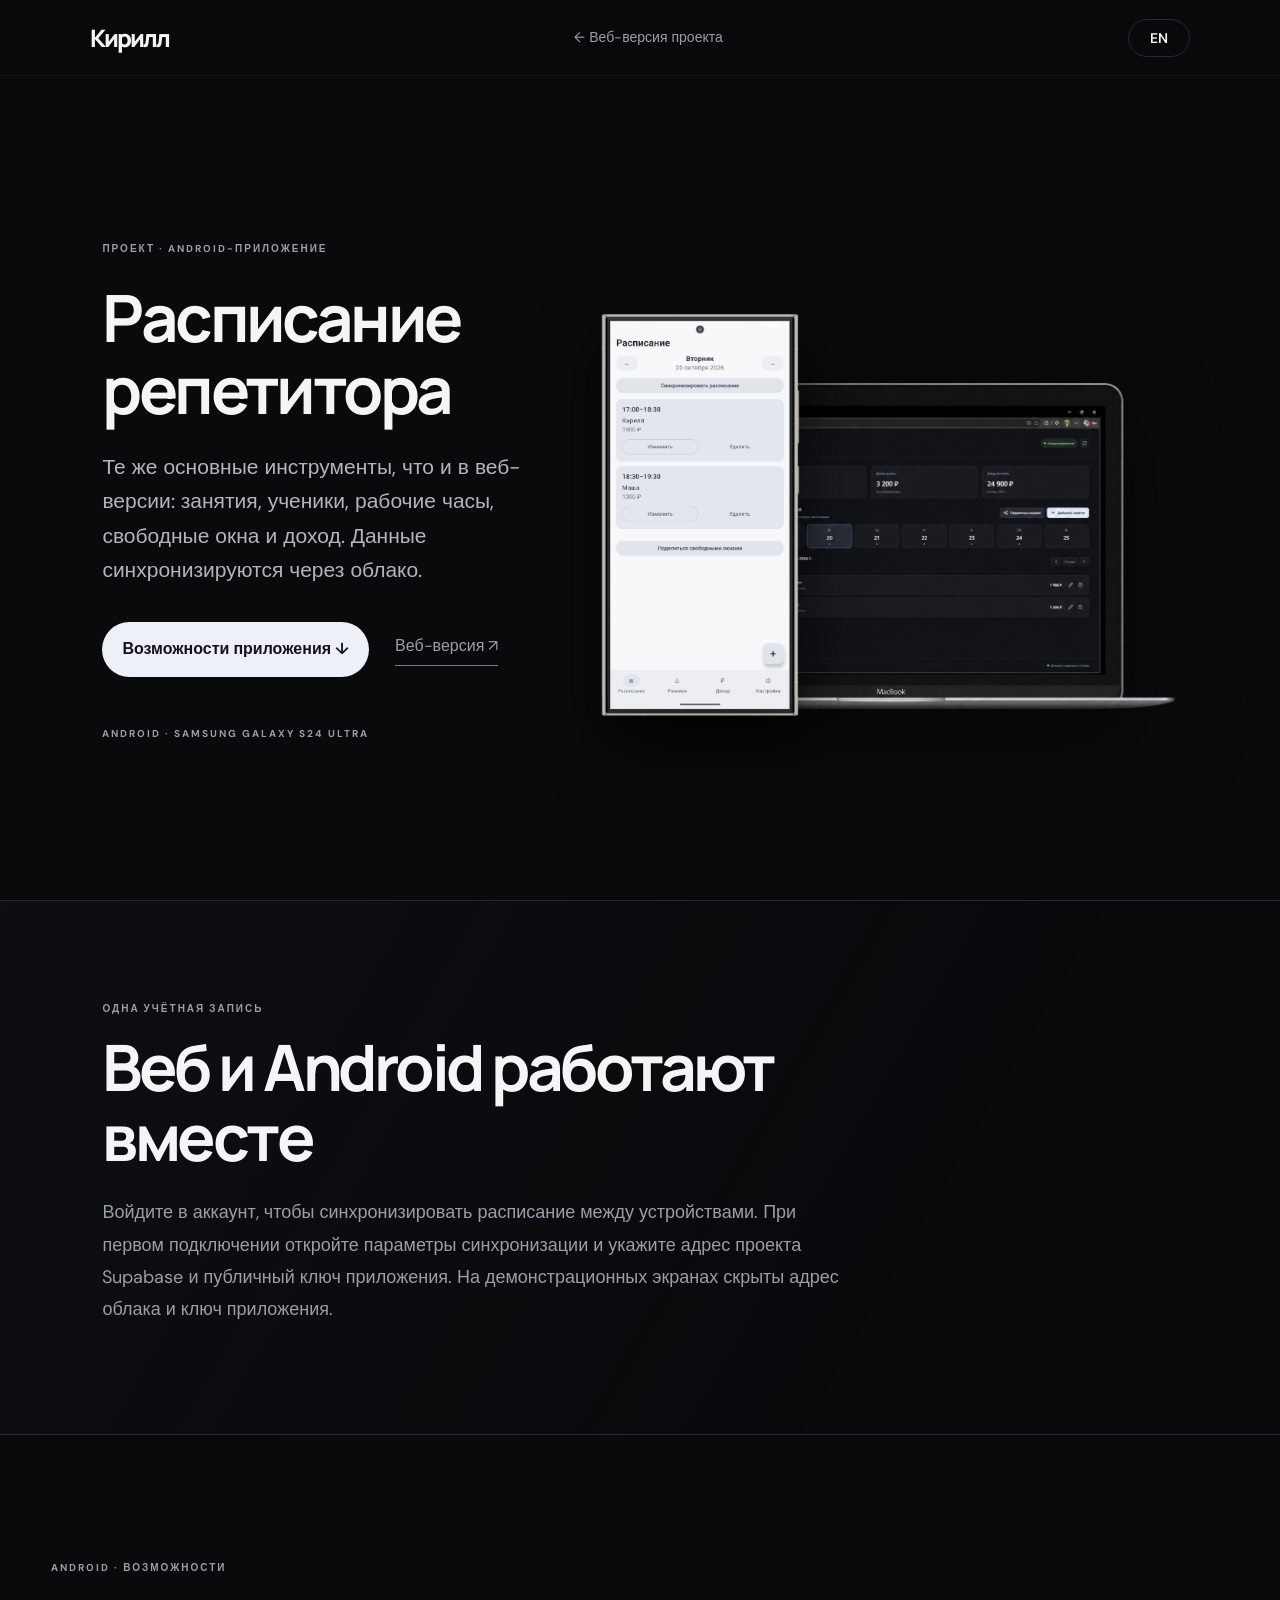
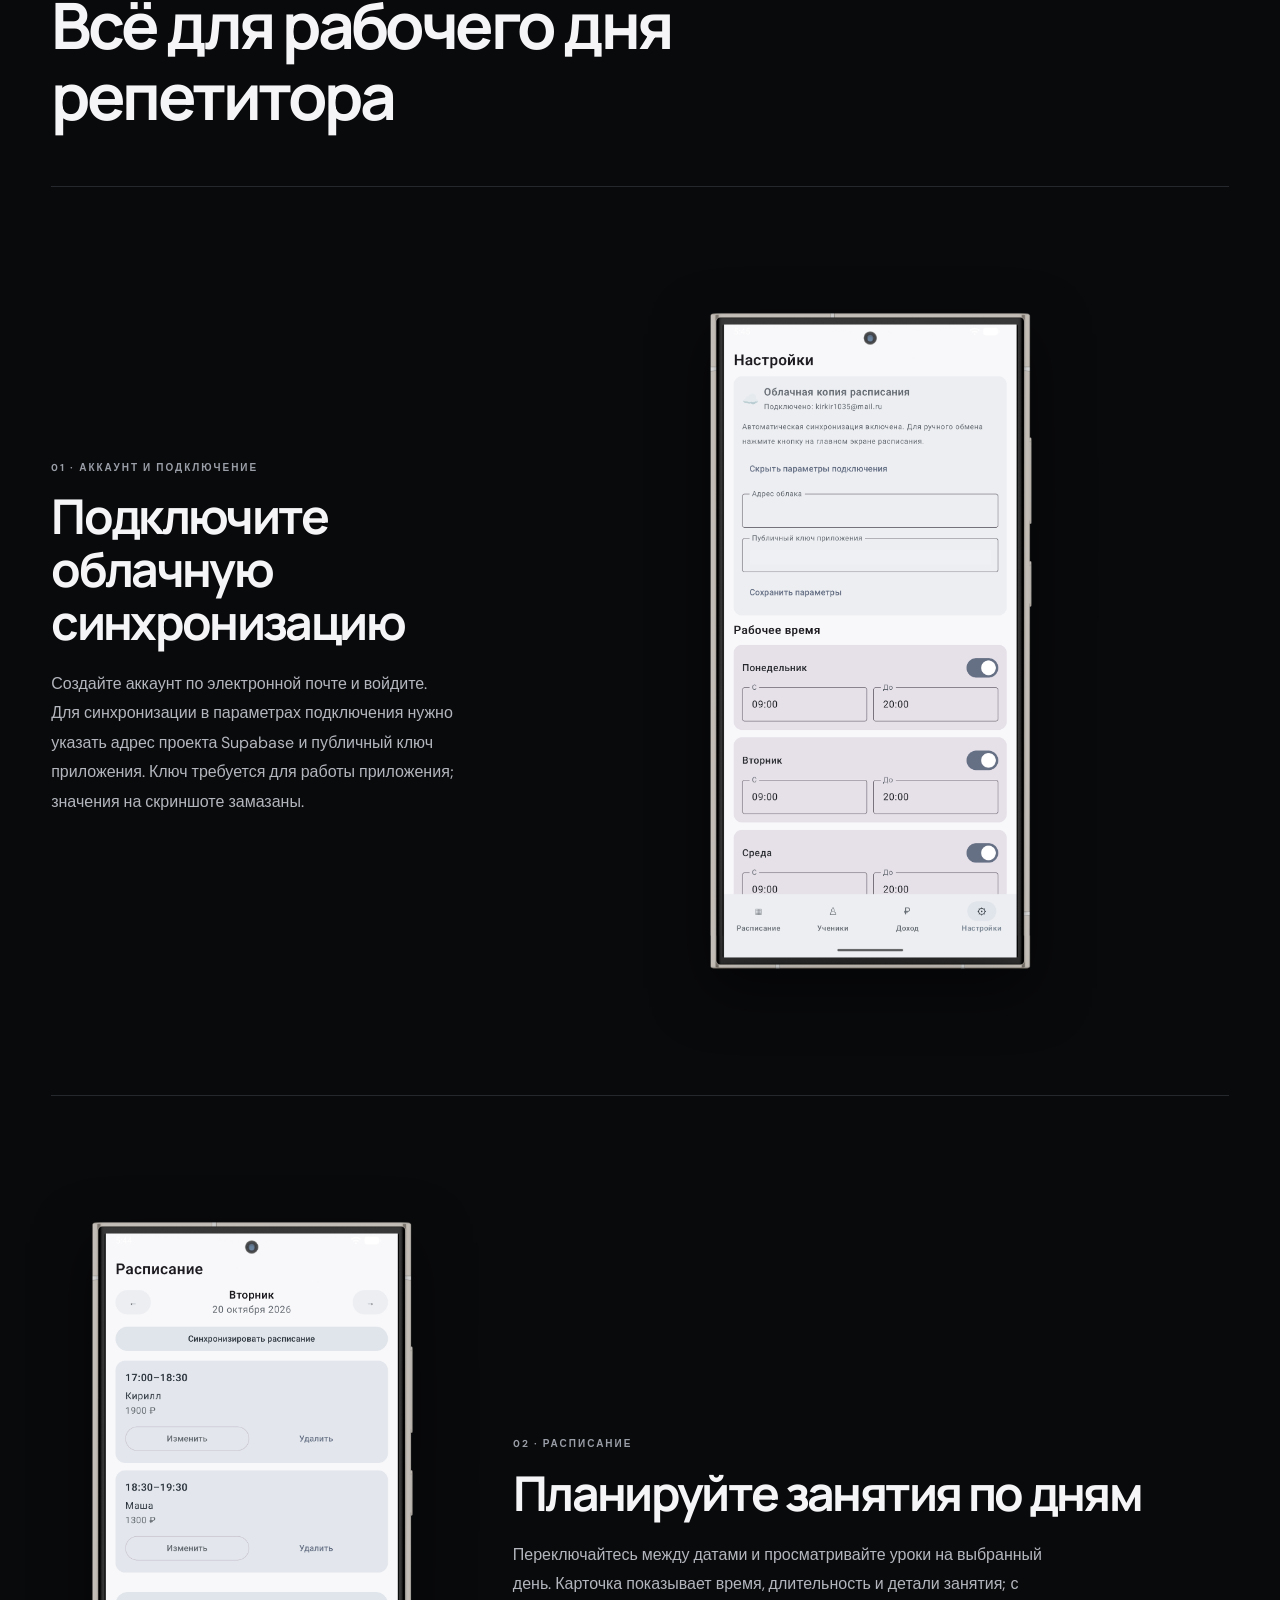
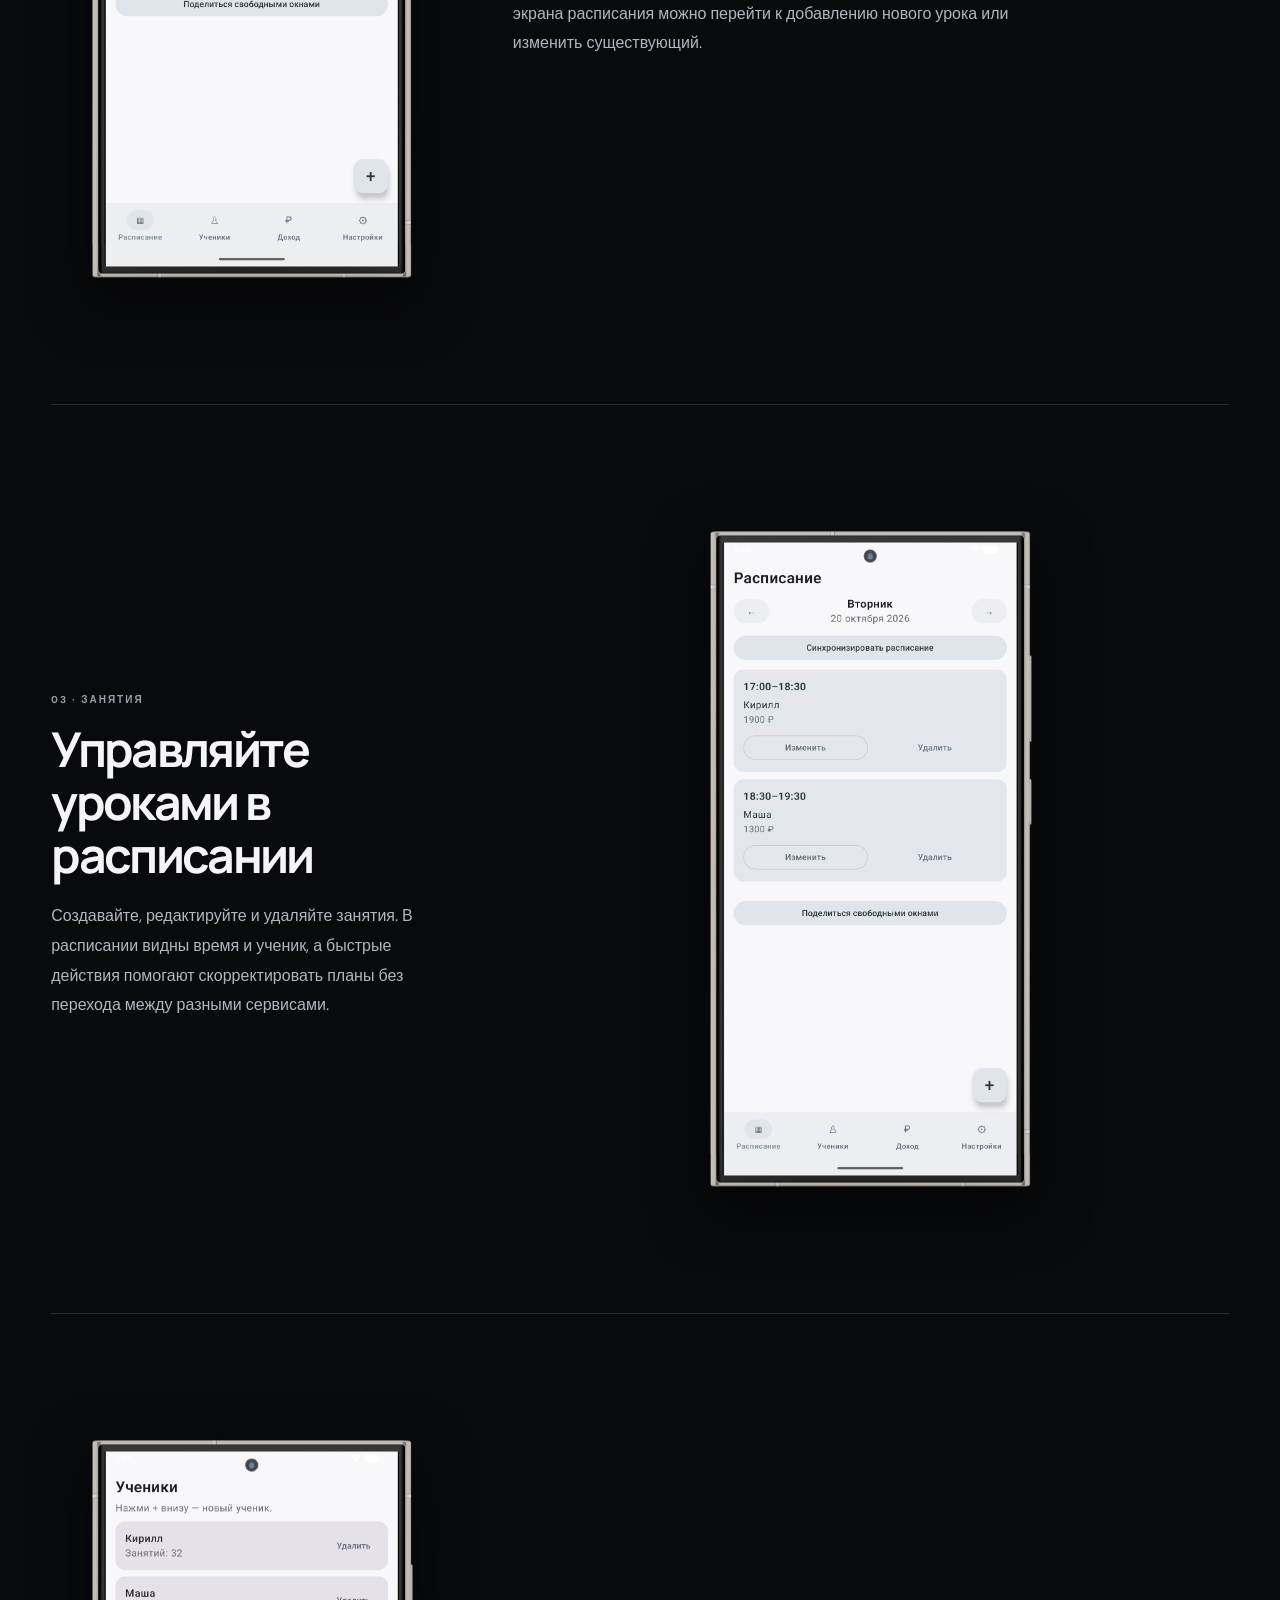
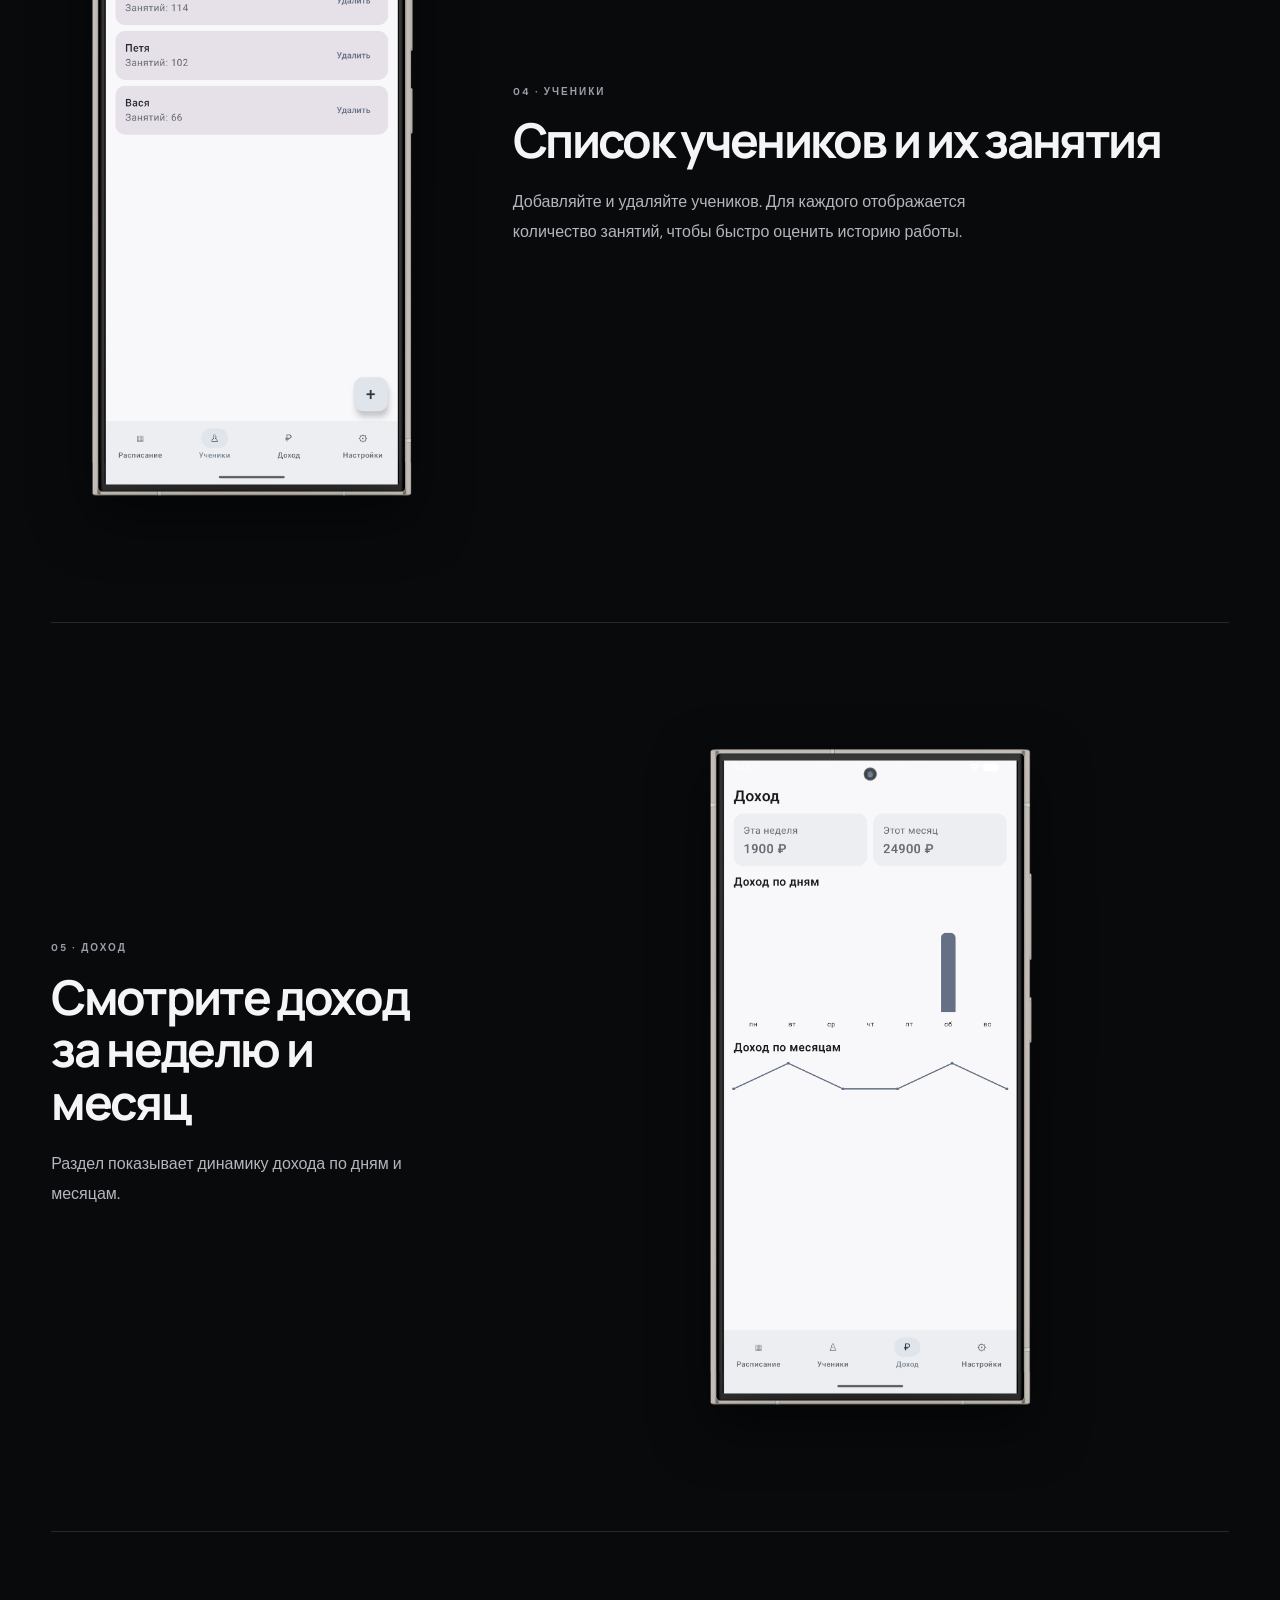
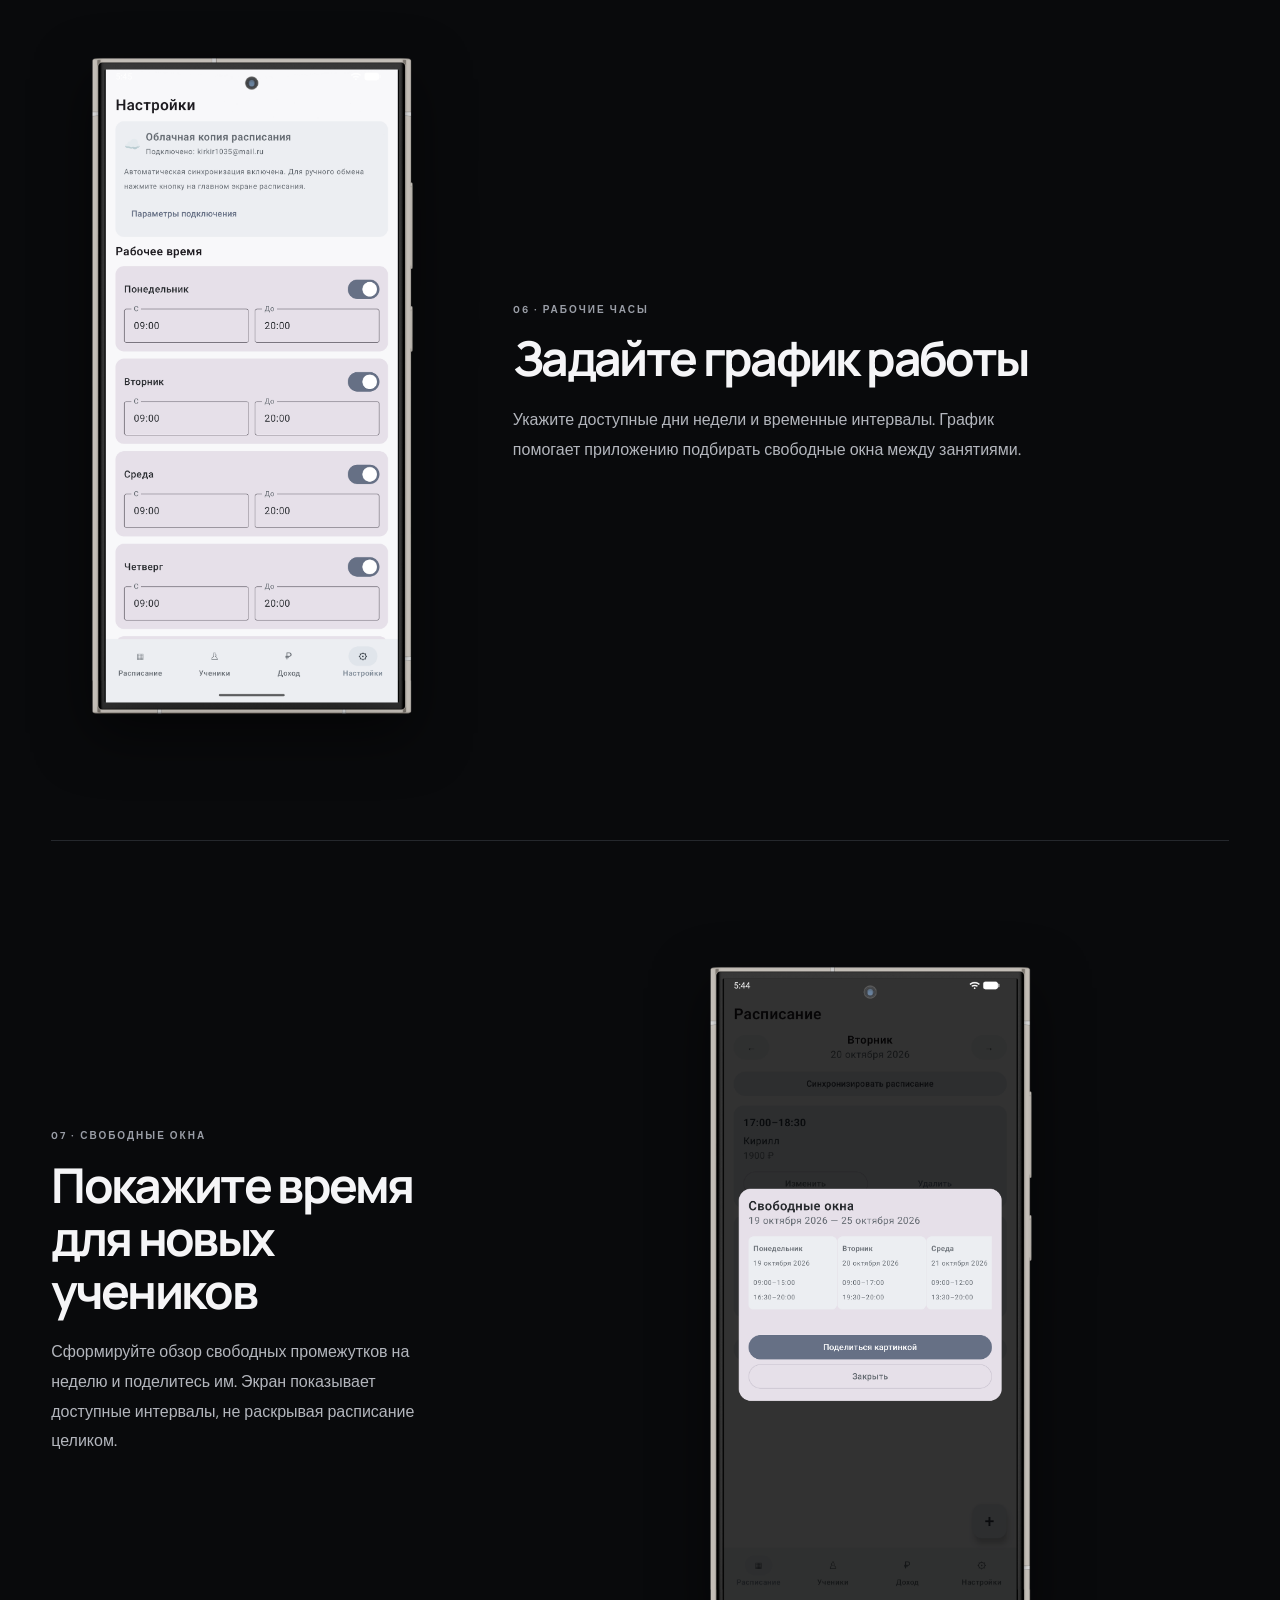
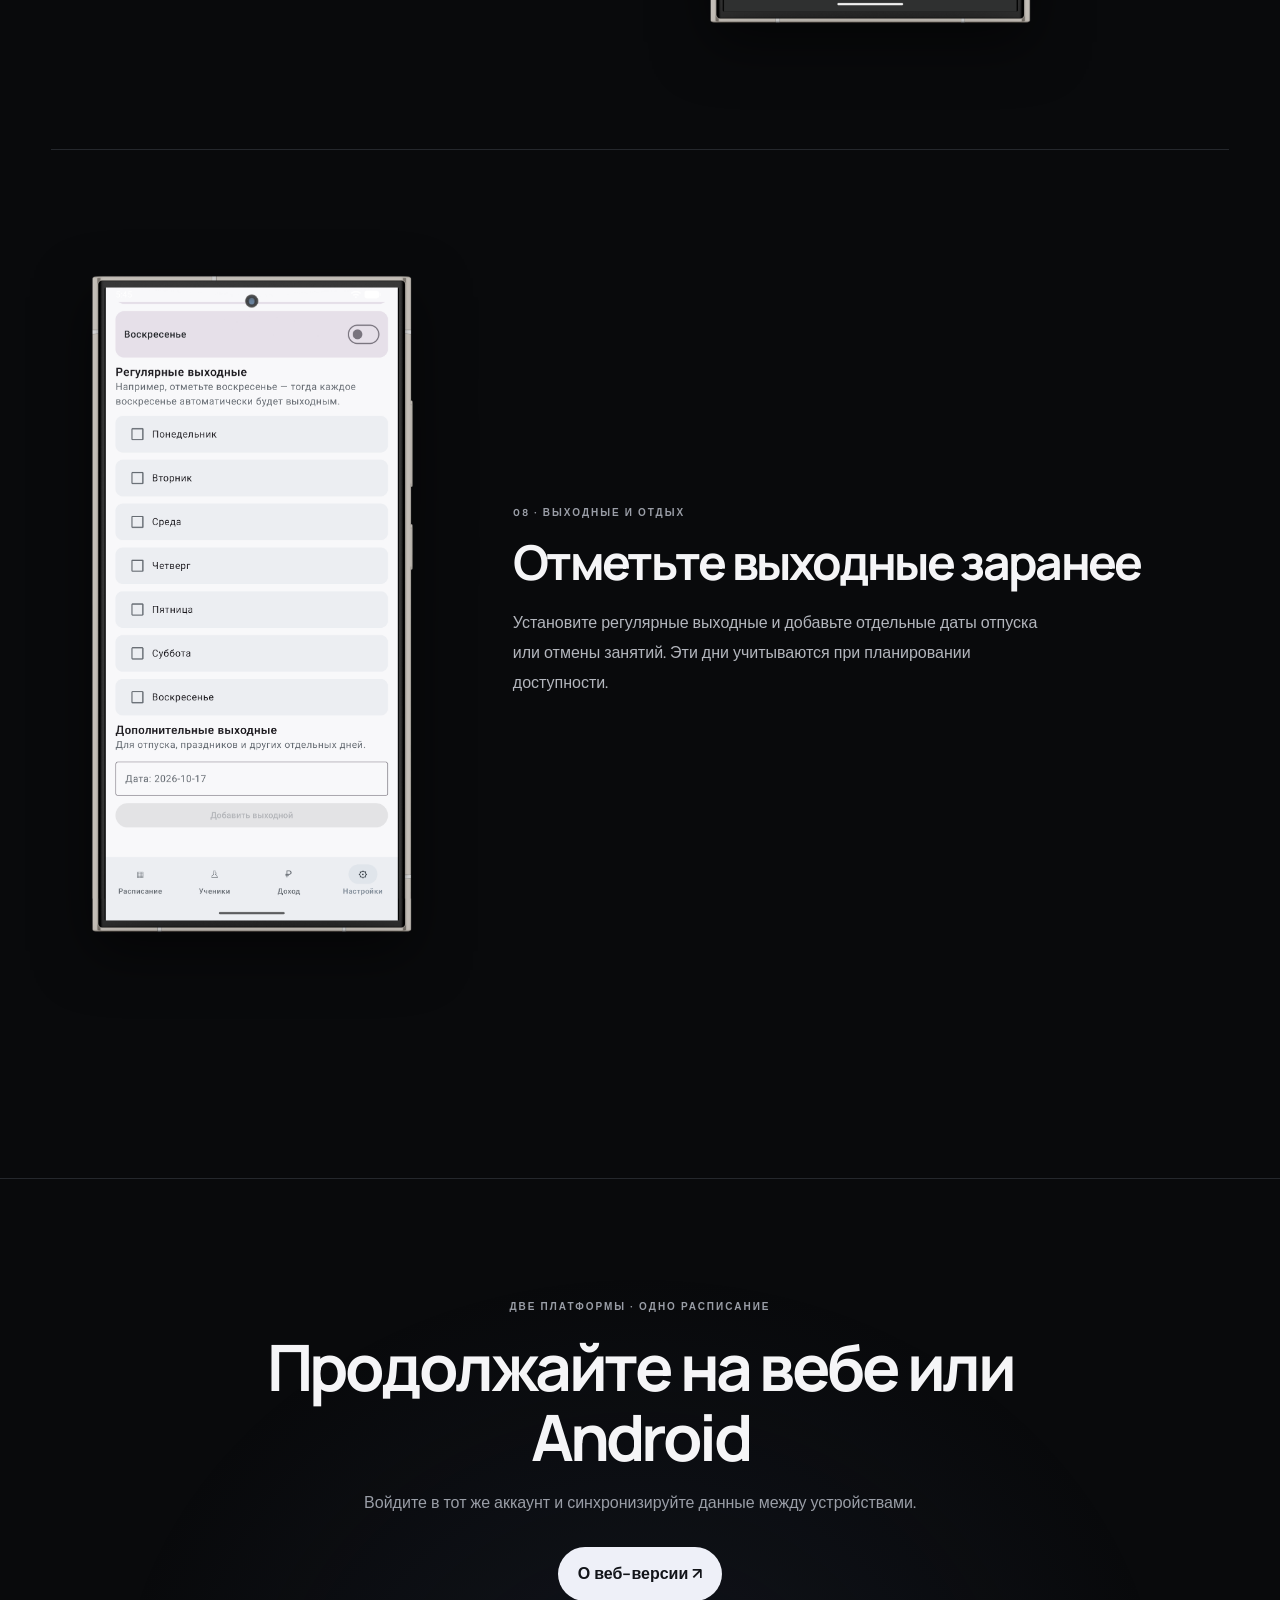
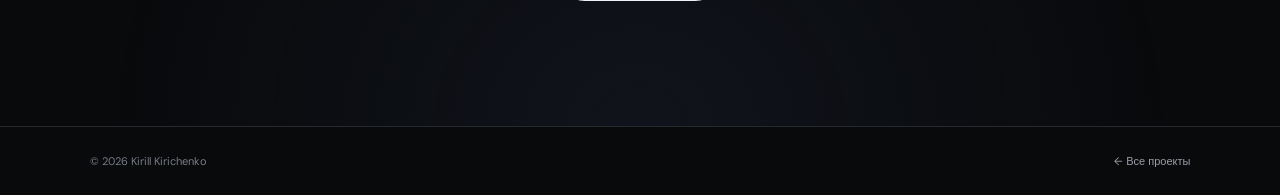
<file: projects/tutor-schedule/android.html>
<!doctype html>
<html lang="ru">
<head>
  <meta charset="utf-8" />
  <meta name="viewport" content="width=device-width, initial-scale=1" />
  <meta name="theme-color" content="#090a0c" />
  <meta name="description" content="Android-версия Расписания репетитора: расписание, ученики, доход и рабочие часы." />
  <title>Расписание репетитора для Android — Кирилл Кириченко</title>
  <link rel="stylesheet" href="tutor.css?v=tutor-stack-2" />
</head>
<body class="android-page">
  <header class="topbar">
    <a class="wordmark" href="../../index.html#home" data-ru="Кирилл" data-en="Kirill">Кирилл</a>
    <a class="back-link" href="index.html" data-ru="← Веб-версия проекта" data-en="← Web version">← Веб-версия проекта</a>
    <button class="language" id="language" type="button" aria-label="Switch language">EN</button>
  </header>
  <main>
    <section class="hero section reveal android-hero">
      <div class="hero-copy">
        <p class="eyebrow" data-ru="ПРОЕКТ · ANDROID-ПРИЛОЖЕНИЕ" data-en="PROJECT · ANDROID APP">ПРОЕКТ · ANDROID-ПРИЛОЖЕНИЕ</p>
        <h1><span data-ru="Расписание" data-en="Tutor">Расписание</span><br /><span data-ru="репетитора" data-en="Schedule">репетитора</span></h1>
        <p class="lead" data-ru="Те же основные инструменты, что и в веб-версии: занятия, ученики, рабочие часы, свободные окна и доход. Данные синхронизируются через облако." data-en="The same core tools as the web version: lessons, students, working hours, availability, and income. Data syncs through the cloud.">Те же основные инструменты, что и в веб-версии: занятия, ученики, рабочие часы, свободные окна и доход. Данные синхронизируются через облако.</p>
        <div class="hero-actions"><a class="primary-link" href="#features" data-ru="Возможности приложения ↓" data-en="Explore features ↓">Возможности приложения ↓</a><a class="quiet-link" href="index.html" data-ru="Веб-версия ↗" data-en="Web version ↗">Веб-версия ↗</a></div>
        <p class="eyebrow platform-note" data-ru="ANDROID · SAMSUNG GALAXY S24 ULTRA" data-en="ANDROID · SAMSUNG GALAXY S24 ULTRA">ANDROID · SAMSUNG GALAXY S24 ULTRA</p>
      </div>
      <figure class="laptop hero-laptop android-hero-stack" aria-label="Расписание репетитора на Android и в веб-версии">
        <img class="stack-laptop" src="../../assets/tutor-schedule/schedule-cutout.png" alt="Веб-версия расписания на ноутбуке" />
        <a href="#features" class="stack-phone" aria-label="Открыть возможности Android-приложения"><img src="../../assets/tutor-schedule/android/schedule.png" alt="Расписание репетитора в Android-приложении" /></a>
      </figure>
    </section>
    <section class="intro-band reveal"><p class="eyebrow" data-ru="ОДНА УЧЁТНАЯ ЗАПИСЬ" data-en="ONE ACCOUNT">ОДНА УЧЁТНАЯ ЗАПИСЬ</p><h2 data-ru="Веб и Android работают вместе" data-en="Web and Android work together">Веб и Android работают вместе</h2><p data-ru="Войдите в аккаунт, чтобы синхронизировать расписание между устройствами. При первом подключении откройте параметры синхронизации и укажите адрес проекта Supabase и публичный ключ приложения. На демонстрационных экранах скрыты адрес облака и ключ приложения." data-en="Sign in to sync your schedule across devices. On first setup, open sync settings and enter your Supabase project URL and public app key. The cloud address and app key are hidden in the demo screenshots.">Войдите в аккаунт, чтобы синхронизировать расписание между устройствами. При первом подключении откройте параметры синхронизации и укажите адрес проекта Supabase и публичный ключ приложения. На демонстрационных экранах скрыты адрес облака и ключ приложения.</p></section>
    <section class="features section" id="features">
      <header class="section-heading reveal"><p class="eyebrow" data-ru="ANDROID · ВОЗМОЖНОСТИ" data-en="ANDROID · FEATURES">ANDROID · ВОЗМОЖНОСТИ</p><h2 data-ru="Всё для рабочего дня репетитора" data-en="A complete tutor workday">Всё для рабочего дня репетитора</h2></header>
      <article class="feature-row reveal"><div class="feature-copy"><p class="eyebrow">01 · <span data-ru="АККАУНТ И ПОДКЛЮЧЕНИЕ" data-en="ACCOUNT AND CONNECTION">АККАУНТ И ПОДКЛЮЧЕНИЕ</span></p><h3 data-ru="Подключите облачную синхронизацию" data-en="Set up cloud sync">Подключите облачную синхронизацию</h3><p data-ru="Создайте аккаунт по электронной почте и войдите. Для синхронизации в параметрах подключения нужно указать адрес проекта Supabase и публичный ключ приложения. Ключ требуется для работы приложения; значения на скриншоте замазаны." data-en="Create an account with your email and sign in. To enable sync, enter the Supabase project URL and public app key in connection settings. The key is required for the app to work; values in the screenshot are obscured.">Создайте аккаунт по электронной почте и войдите. Для синхронизации в параметрах подключения нужно указать адрес проекта Supabase и публичный ключ приложения. Ключ требуется для работы приложения; значения на скриншоте замазаны.</p></div><figure class="android-feature-image"><img src="../../assets/tutor-schedule/android/connection.png" alt="Android-настройки синхронизации; адрес облака и ключ приложения скрыты" /></figure></article>
      <article class="feature-row reverse reveal"><div class="feature-copy"><p class="eyebrow">02 · <span data-ru="РАСПИСАНИЕ" data-en="SCHEDULE">РАСПИСАНИЕ</span></p><h3 data-ru="Планируйте занятия по дням" data-en="Plan lessons day by day">Планируйте занятия по дням</h3><p data-ru="Переключайтесь между датами и просматривайте уроки на выбранный день. Карточка показывает время, длительность и детали занятия; с экрана расписания можно перейти к добавлению нового урока или изменить существующий." data-en="Move between dates and review lessons for the selected day. Each card shows the time, duration, and lesson details. From the schedule, add a new lesson or edit an existing one.">Переключайтесь между датами и просматривайте уроки на выбранный день. Карточка показывает время, длительность и детали занятия; с экрана расписания можно перейти к добавлению нового урока или изменить существующий.</p></div><figure class="android-feature-image"><img src="../../assets/tutor-schedule/android/schedule.png" alt="Главный экран Android-расписания" /></figure></article>
      <article class="feature-row reveal"><div class="feature-copy"><p class="eyebrow">03 · <span data-ru="ЗАНЯТИЯ" data-en="LESSONS">ЗАНЯТИЯ</span></p><h3 data-ru="Управляйте уроками в расписании" data-en="Manage lessons from the schedule">Управляйте уроками в расписании</h3><p data-ru="Создавайте, редактируйте и удаляйте занятия. В расписании видны время и ученик, а быстрые действия помогают скорректировать планы без перехода между разными сервисами." data-en="Create, edit, and delete lessons. The schedule shows the time and student, with quick actions to adjust plans without switching between services.">Создавайте, редактируйте и удаляйте занятия. В расписании видны время и ученик, а быстрые действия помогают скорректировать планы без перехода между разными сервисами.</p></div><figure class="android-feature-image"><img src="../../assets/tutor-schedule/android/schedule.png" alt="Карточки занятий с действиями изменения и удаления" /></figure></article>
      <article class="feature-row reverse reveal"><div class="feature-copy"><p class="eyebrow">04 · <span data-ru="УЧЕНИКИ" data-en="STUDENTS">УЧЕНИКИ</span></p><h3 data-ru="Список учеников и их занятия" data-en="Keep student records together">Список учеников и их занятия</h3><p data-ru="Добавляйте и удаляйте учеников. Для каждого отображается количество занятий, чтобы быстро оценить историю работы." data-en="Add and remove students. Each record displays the number of lessons for a quick view of your teaching history.">Добавляйте и удаляйте учеников. Для каждого отображается количество занятий, чтобы быстро оценить историю работы.</p></div><figure class="android-feature-image"><img src="../../assets/tutor-schedule/android/students.png" alt="Список учеников на Android" /></figure></article>
      <article class="feature-row reveal"><div class="feature-copy"><p class="eyebrow">05 · <span data-ru="ДОХОД" data-en="INCOME">ДОХОД</span></p><h3 data-ru="Смотрите доход за неделю и месяц" data-en="Review weekly and monthly income">Смотрите доход за неделю и месяц</h3><p data-ru="Раздел показывает динамику дохода по дням и месяцам." data-en="See income trends by day and month.">Раздел показывает динамику дохода по дням и месяцам.</p></div><figure class="android-feature-image"><img src="../../assets/tutor-schedule/android/income.png" alt="Графики дохода в Android-приложении" /></figure></article>
      <article class="feature-row reverse reveal"><div class="feature-copy"><p class="eyebrow">06 · <span data-ru="РАБОЧИЕ ЧАСЫ" data-en="WORKING HOURS">РАБОЧИЕ ЧАСЫ</span></p><h3 data-ru="Задайте график работы" data-en="Set your working hours">Задайте график работы</h3><p data-ru="Укажите доступные дни недели и временные интервалы. График помогает приложению подбирать свободные окна между занятиями." data-en="Choose available weekdays and time ranges. The schedule helps the app find open slots between lessons.">Укажите доступные дни недели и временные интервалы. График помогает приложению подбирать свободные окна между занятиями.</p></div><figure class="android-feature-image"><img src="../../assets/tutor-schedule/android/work-hours.png" alt="Настройки рабочих часов на Android" /></figure></article>
      <article class="feature-row reveal"><div class="feature-copy"><p class="eyebrow">07 · <span data-ru="СВОБОДНЫЕ ОКНА" data-en="AVAILABILITY">СВОБОДНЫЕ ОКНА</span></p><h3 data-ru="Покажите время для новых учеников" data-en="Share availability with new students">Покажите время для новых учеников</h3><p data-ru="Сформируйте обзор свободных промежутков на неделю и поделитесь им. Экран показывает доступные интервалы, не раскрывая расписание целиком." data-en="Create a weekly overview of open slots and share it. The view shows available times without revealing the full schedule.">Сформируйте обзор свободных промежутков на неделю и поделитесь им. Экран показывает доступные интервалы, не раскрывая расписание целиком.</p></div><figure class="android-feature-image"><img src="../../assets/tutor-schedule/android/availability.png" alt="Обзор свободных окон на Android" /></figure></article>
      <article class="feature-row reverse reveal"><div class="feature-copy"><p class="eyebrow">08 · <span data-ru="ВЫХОДНЫЕ И ОТДЫХ" data-en="DAYS OFF">ВЫХОДНЫЕ И ОТДЫХ</span></p><h3 data-ru="Отметьте выходные заранее" data-en="Plan days off in advance">Отметьте выходные заранее</h3><p data-ru="Установите регулярные выходные и добавьте отдельные даты отпуска или отмены занятий. Эти дни учитываются при планировании доступности." data-en="Set recurring days off and add individual holidays or cancelled days. They are included when calculating availability.">Установите регулярные выходные и добавьте отдельные даты отпуска или отмены занятий. Эти дни учитываются при планировании доступности.</p></div><figure class="android-feature-image"><img src="../../assets/tutor-schedule/android/days-off.png" alt="Настройка регулярных и дополнительных выходных" /></figure></article>
    </section>
    <section class="closing reveal"><p class="eyebrow" data-ru="ДВЕ ПЛАТФОРМЫ · ОДНО РАСПИСАНИЕ" data-en="TWO PLATFORMS · ONE SCHEDULE">ДВЕ ПЛАТФОРМЫ · ОДНО РАСПИСАНИЕ</p><h2 data-ru="Продолжайте на вебе или Android" data-en="Continue on web or Android">Продолжайте на вебе или Android</h2><p data-ru="Войдите в тот же аккаунт и синхронизируйте данные между устройствами." data-en="Sign in to the same account and sync data across devices.">Войдите в тот же аккаунт и синхронизируйте данные между устройствами.</p><a class="primary-link" href="index.html" data-ru="О веб-версии ↗" data-en="Explore the web version ↗">О веб-версии ↗</a></section>
  </main>
  <footer><span>© <span id="year"></span> Kirill Kirichenko</span><a href="../../index.html#work" data-ru="← Все проекты" data-en="← All projects">← Все проекты</a></footer>
  <script src="tutor.js?v=android-s24"></script>
</body>
</html>
</file>
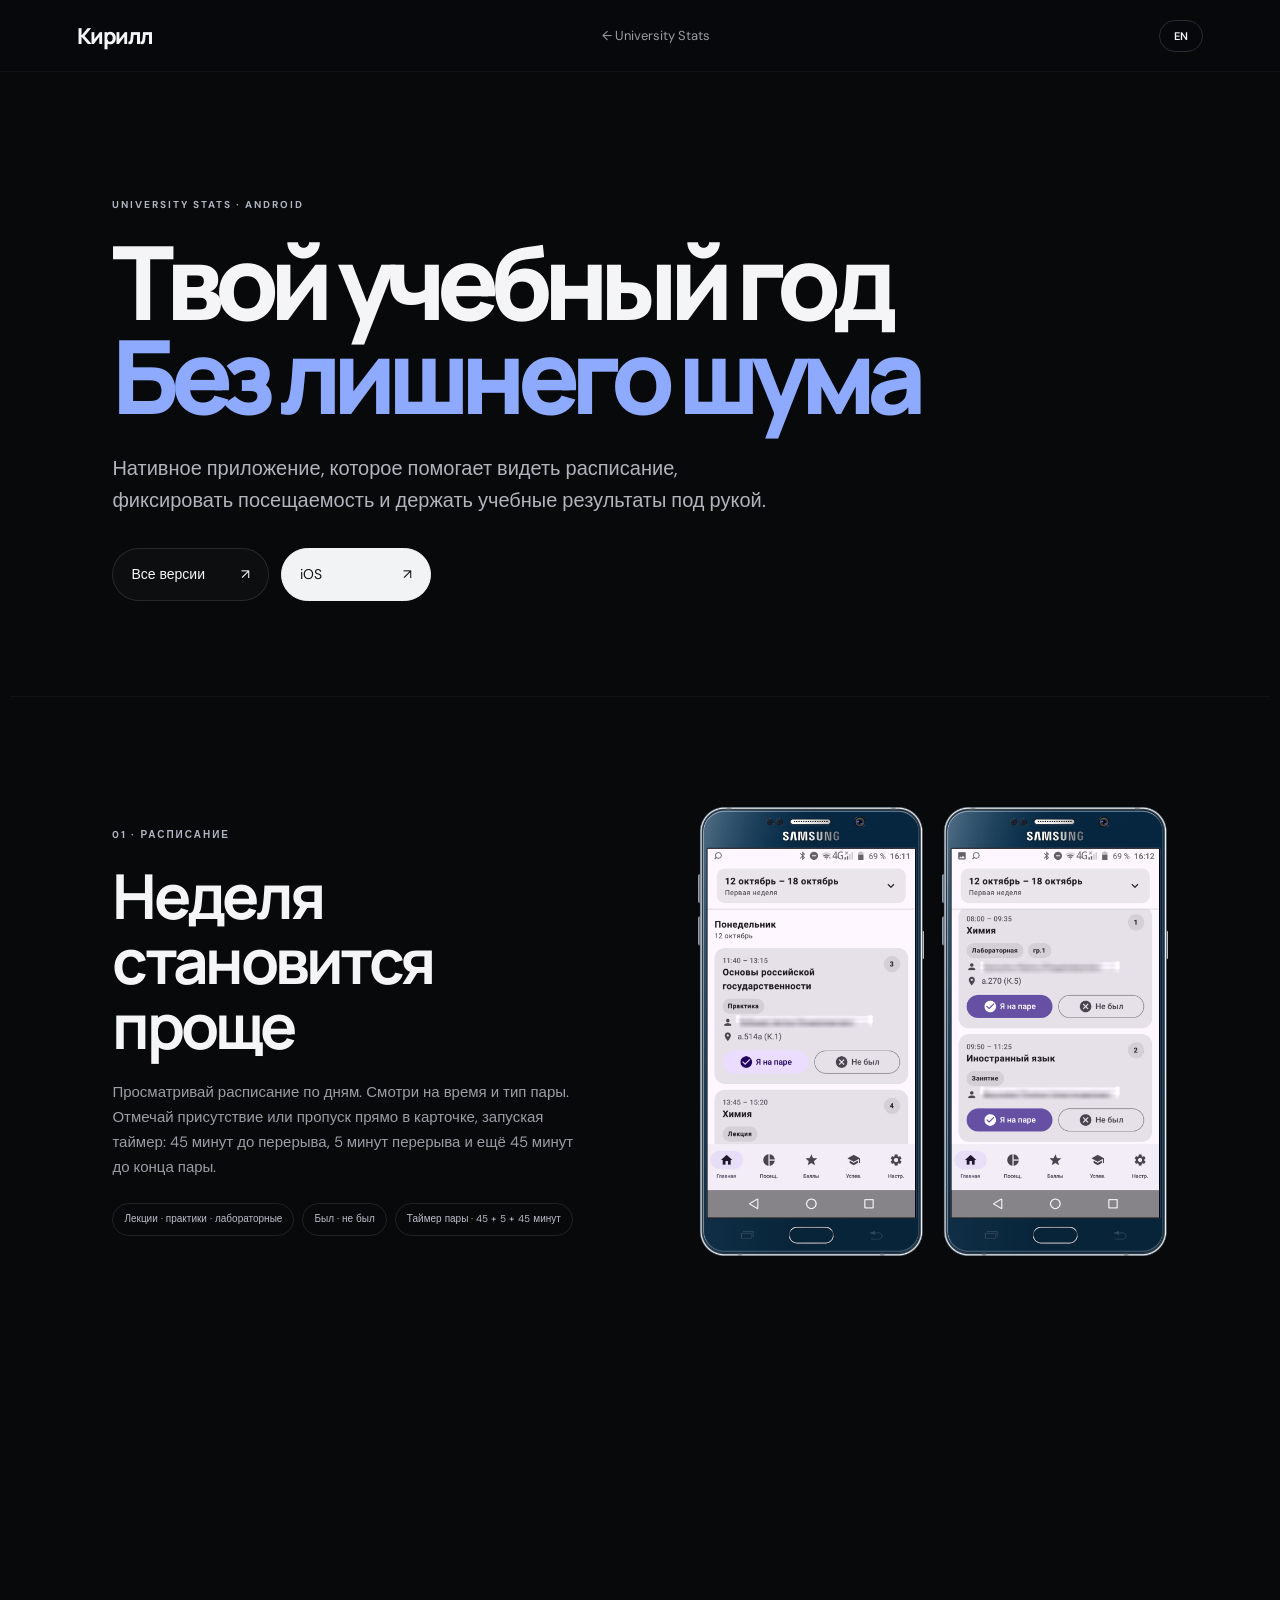
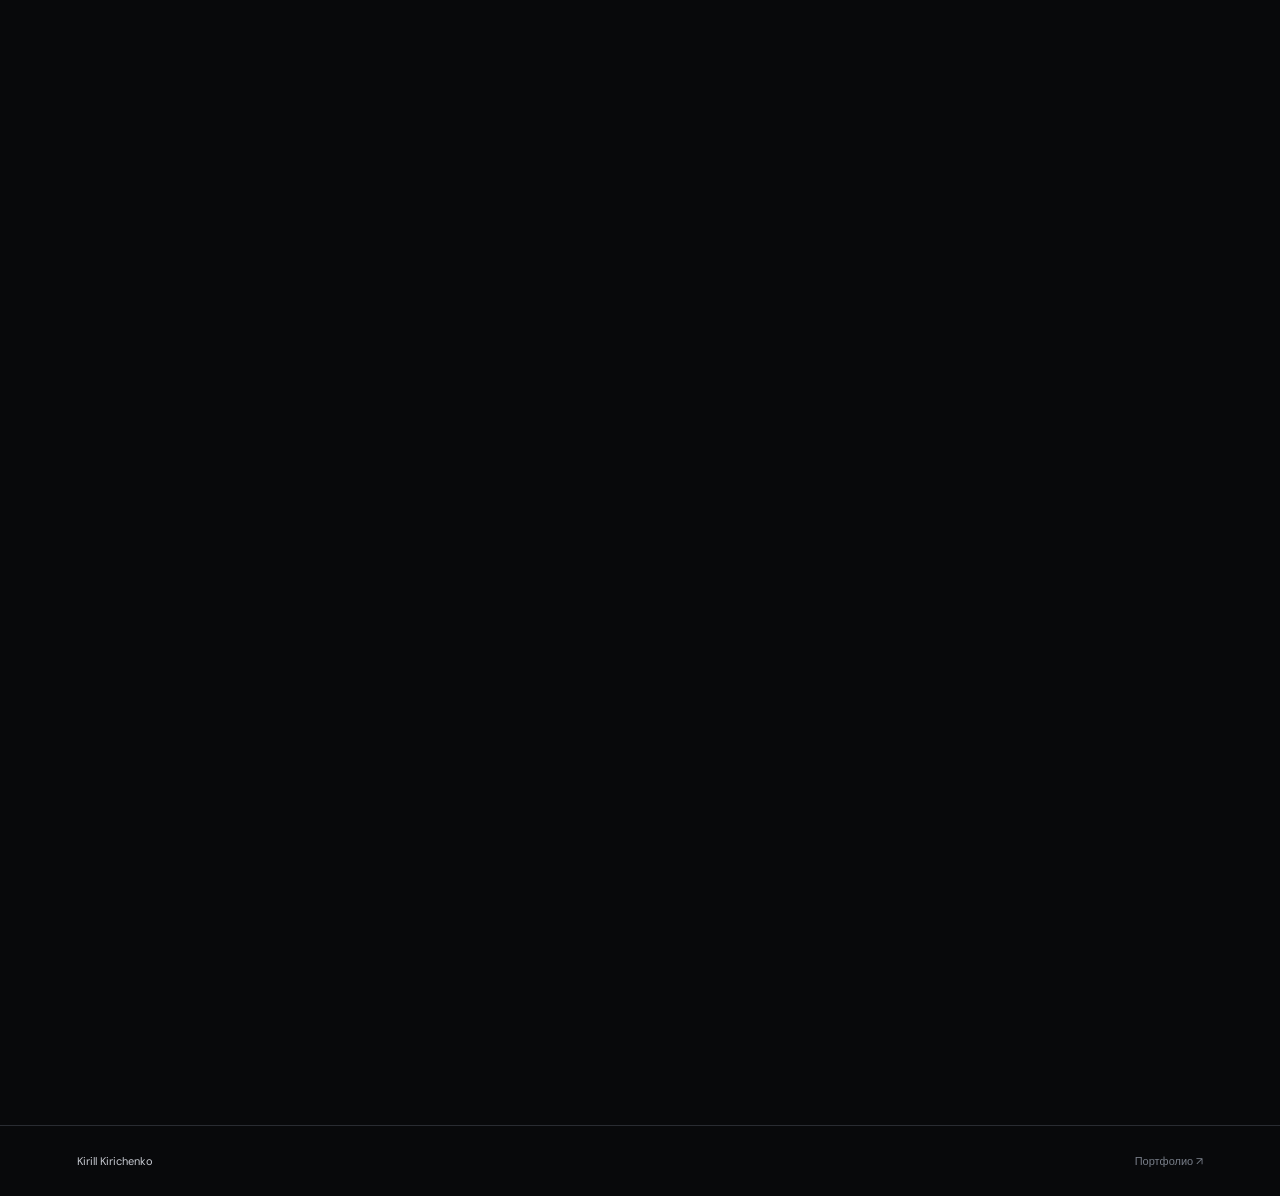
<file: projects/university-stats/android.html>
<!doctype html>
<html lang="ru">
  <head>
    <meta charset="utf-8" />
    <meta name="viewport" content="width=device-width, initial-scale=1" />
    <meta name="theme-color" content="#090a0c" />
    <meta name="description" content="University Stats для Android — расписание, посещаемость, баллы и успеваемость." />
    <title>University Stats для Android — Кирилл Кириченко</title>
    <link rel="stylesheet" href="project.css?v=oct14-portfolio" />
  </head>
  <body data-platform="android">
    <header class="product-nav">
      <a class="brand" href="../../index.html"><span data-i18n="brand">Кирилл</span></a>
      <a class="back-link" href="index.html" data-i18n="backProject">← University Stats</a>
      <button class="language" id="language" type="button">EN</button>
    </header>
    <main>
      <section class="platform-hero reveal">
        <p class="eyebrow" data-i18n="androidEyebrow">UNIVERSITY STATS · ANDROID</p>
        <h1 data-i18n="iosHeadline">Твой учебный год<br /><span>Без лишнего шума</span></h1>
        <p class="lead" data-i18n="iosLead">Нативное приложение, которое помогает видеть расписание, фиксировать посещаемость и держать учебные результаты под рукой.</p>
        <div class="platform-actions">
          <a class="platform-button" href="index.html"><span data-i18n="allVersions">Все версии</span><span>↗</span></a>
          <a class="platform-button primary" href="ios.html"><span>iOS</span><span>↗</span></a>
        </div>
      </section>

      <section class="story-row reveal">
        <div class="story-copy">
          <p class="eyebrow" data-i18n="storyScheduleLabel">01 · РАСПИСАНИЕ</p>
          <h2 data-i18n="storyScheduleTitle">Неделя становится проще</h2>
          <p data-i18n="storyScheduleText">Просматривай занятия по дням, времени и типу пары. Отмечай присутствие или пропуск прямо в карточке и запускай таймер: 45 минут до перерыва, 5 минут перерыва и ещё 45 минут до конца пары.</p>
          <div class="micro-list"><span data-i18n="lessonTypes">Лекции · практики · лабораторные</span><span data-i18n="attendanceStates">Был · не был</span><span data-i18n="lessonTimer">Таймер пары · 45 + 5 + 45 минут</span></div>
        </div>
        <div class="story-gallery">
          <figure class="device story-device android-mockup"><img src="../../assets/university-stats/android/home-monday.png" alt="Главная страница и расписание на понедельник; имя преподавателя размыто" /></figure>
          <figure class="device story-device android-mockup"><img src="../../assets/university-stats/android/home-tuesday.png" alt="Главная страница и расписание на вторник; имена преподавателей размыты" /></figure>
        </div>
      </section>

      <section class="story-row reverse reveal">
        <div class="story-copy">
          <p class="eyebrow" data-i18n="storyAttendanceLabel">02 · ПОСЕЩАЕМОСТЬ</p>
          <h2 data-i18n="storyAttendanceTitle">Отслеживай процент посещаемости</h2>
          <p data-i18n="storyAttendanceText">Редактируй отметку «был / не был» для конкретной пары и даты. Так можно исправить ошибку, а статистика посещаемости останется актуальной.</p>
          <div class="micro-list"><span data-i18n="attendanceOverview">Статистика посещаемости: общая и по типам занятий</span><span data-i18n="attendanceEdit">Редактирование присутствия</span></div>
        </div>
        <div class="story-gallery three-up">
          <figure class="device story-device android-mockup"><img src="../../assets/university-stats/android/attendance.png" alt="Статистика посещаемости по типам занятий" /></figure>
          <figure class="device story-device android-mockup"><img src="../../assets/university-stats/android/attendance-edit.png" alt="Диалог удаления или исправления отметки посещаемости" /></figure>
          <figure class="device story-device android-mockup"><img src="../../assets/university-stats/android/attendance-picker.png" alt="Выбор пары для редактирования отметки посещаемости" /></figure>
        </div>
      </section>

      <section class="story-row reveal">
        <div class="story-copy">
          <p class="eyebrow" data-i18n="storyPointsLabel">03 · БАЛЛЫ И УСПЕВАЕМОСТЬ</p>
          <h2 data-i18n="storyPointsTitle">Баллы и история изменений</h2>
          <p data-i18n="storyPointsText">Веди баллы по предметам, сохраняй историю изменений и задавай цель для автомата. Результаты остаются на устройстве.</p>
          <div class="micro-list"><span data-i18n="pointsHistory">Баллы · комментарии · история</span><span data-i18n="periodResults">Баллы для автомата</span></div>
        </div>
        <figure class="device story-device android-mockup"><img src="../../assets/university-stats/android/points.png" alt="Баллы по предмету и целевое значение для автомата" /></figure>
      </section>

      <section class="story-row reverse reveal">
        <div class="story-copy">
          <p class="eyebrow" data-i18n="storyProgressLabel">04 · УСПЕВАЕМОСТЬ</p>
          <h2 data-i18n="storyProgressTitle">Оценки по контрольным и сессиям</h2>
          <p data-i18n="storyProgressText">Смотри результаты по каждому предмету в разрезе контрольных недель и сессий. Отдельная сводка показывает, насколько заполнены оценки.</p>
        </div>
        <div class="story-gallery">
          <figure class="device story-device android-mockup"><img src="../../assets/university-stats/android/progress-grades.png" alt="Оценки по контрольным неделям в University Stats" /></figure>
          <figure class="device story-device android-mockup"><img src="../../assets/university-stats/android/progress-summary.png" alt="Сводка заполнения и результатов по предметам" /></figure>
        </div>
      </section>

      <section class="story-row reveal">
        <div class="story-copy">
          <p class="eyebrow" data-i18n="storyImportLabel">05 · ИМПОРТ</p>
          <h2 data-i18n="storyImportTitle">Добавь расписание за пару шагов</h2>
          <p data-i18n="androidStoryImportText">Вставь ссылку на страницу расписания университета или выбери сохранённые файлы .html/.mhtml. Можно выбрать несколько файлов — приложение объединит их в одно расписание.</p>
        </div>
        <figure class="device story-device android-mockup"><img src="../../assets/university-stats/android/import-dialog.png" alt="Импорт расписания из ссылки или сохранённого файла .html либо .mhtml" /></figure>
      </section>

      <section class="story-row reverse reveal">
        <div class="story-copy">
          <p class="eyebrow" data-i18n="settingsLabel">06 · НАСТРОЙКИ</p>
          <h2 data-i18n="settingsTitle">Данные под контролем</h2>
          <p data-i18n="settingsText">Импортируй учебный архив, удаляй отдельную отметку посещаемости или очищай расписание целиком — нужные действия собраны в одном месте.</p>
        </div>
        <figure class="device story-device android-mockup"><img src="../../assets/university-stats/android/settings.png" alt="Настройки расписания: импорт, удаление отметки посещаемости и очистка данных" /></figure>
      </section>

      <section class="platform-chooser reveal">
        <p class="eyebrow" data-i18n="chooserLabel">ВЕРСИИ ПРИЛОЖЕНИЯ</p>
        <h2 data-i18n="chooserTitle">Выбери свою версию</h2>
        <div class="chooser-grid">
          <a href="ios.html" class="chooser-card"><span class="chooser-icon">iOS</span><span class="chooser-name" data-i18n="iosLink">Версия для iOS</span><span class="chooser-arrow">↗</span></a>
          <a href="android.html" class="chooser-card selected-card"><span class="chooser-icon android-icon">A</span><span class="chooser-name" data-i18n="androidLink">Версия для Android</span><span class="chooser-arrow">✓</span></a>
        </div>
      </section>
    </main>
    <footer class="product-footer"><a href="../../index.html">Kirill Kirichenko</a><a href="../../index.html#work" data-i18n="backPortfolio">Портфолио ↗</a></footer>
    <script src="project.js?v=url-import-ios"></script>
  </body>
</html>
</file>
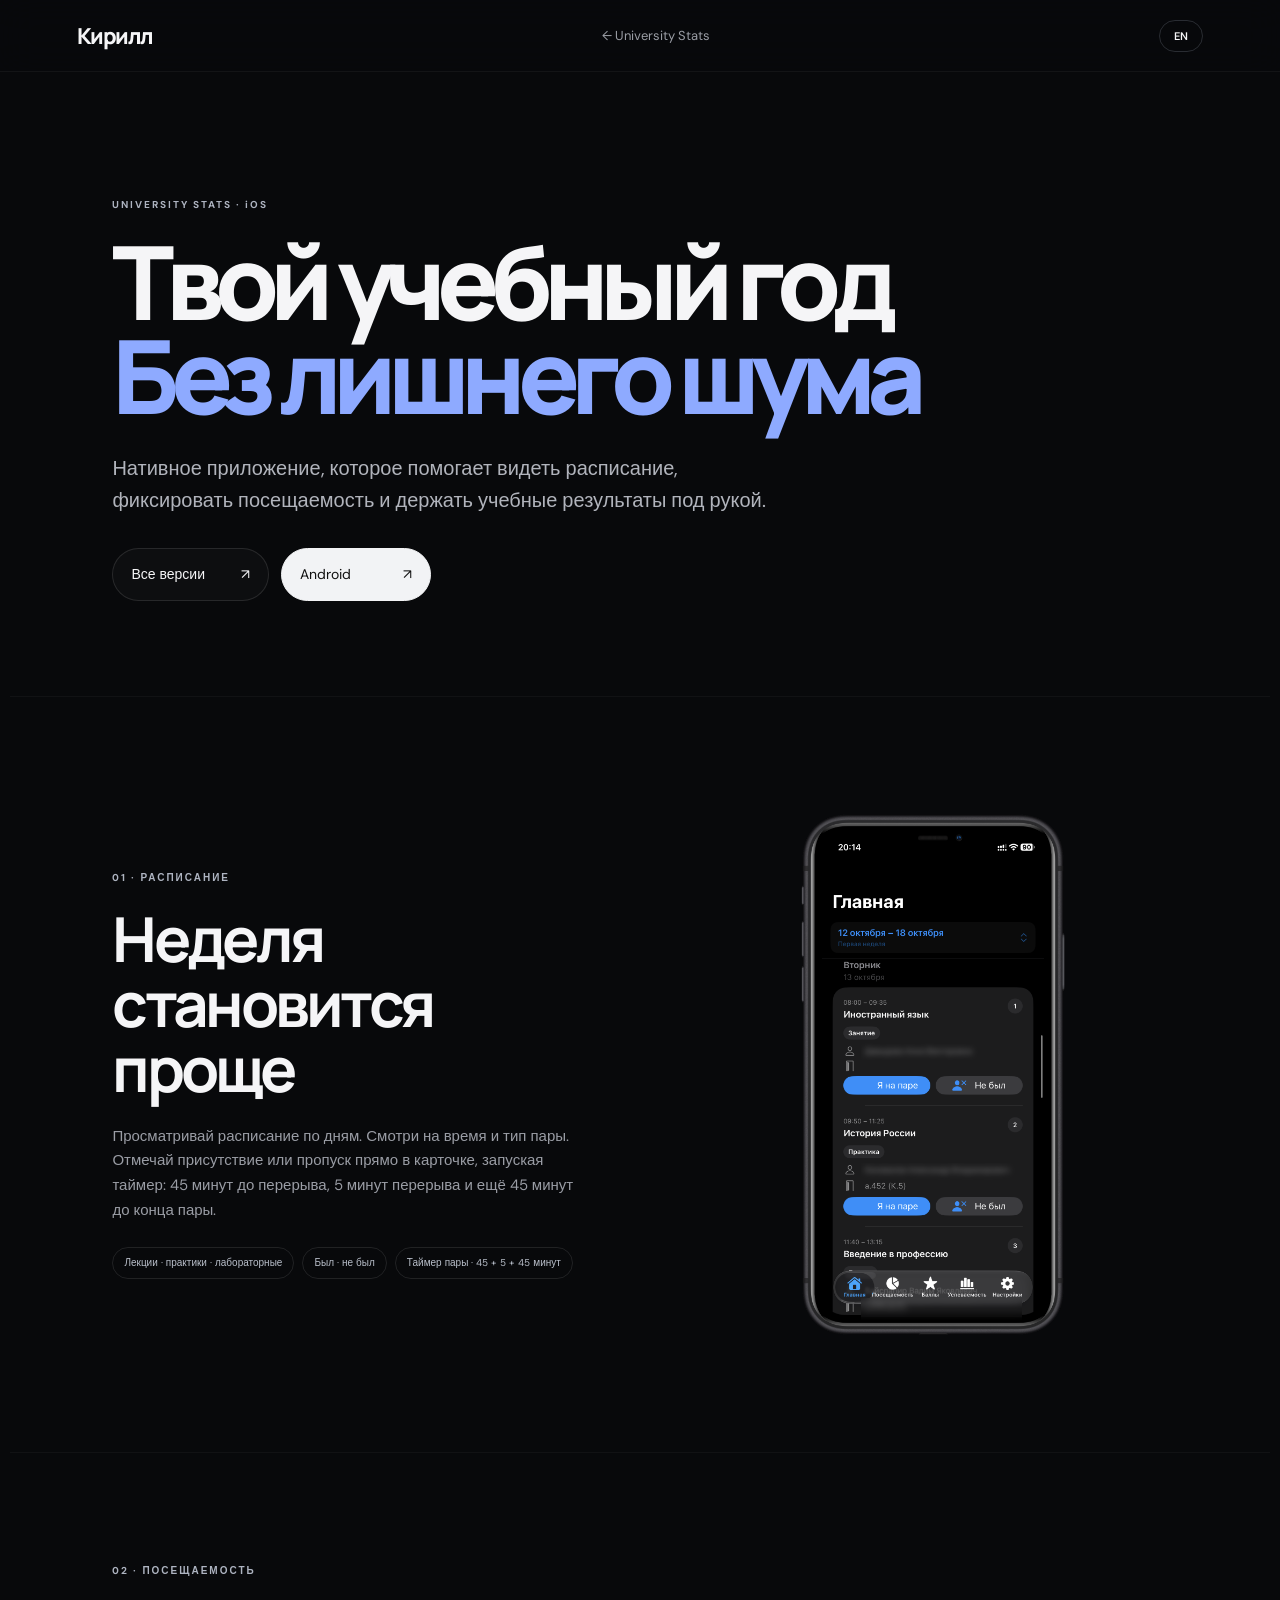
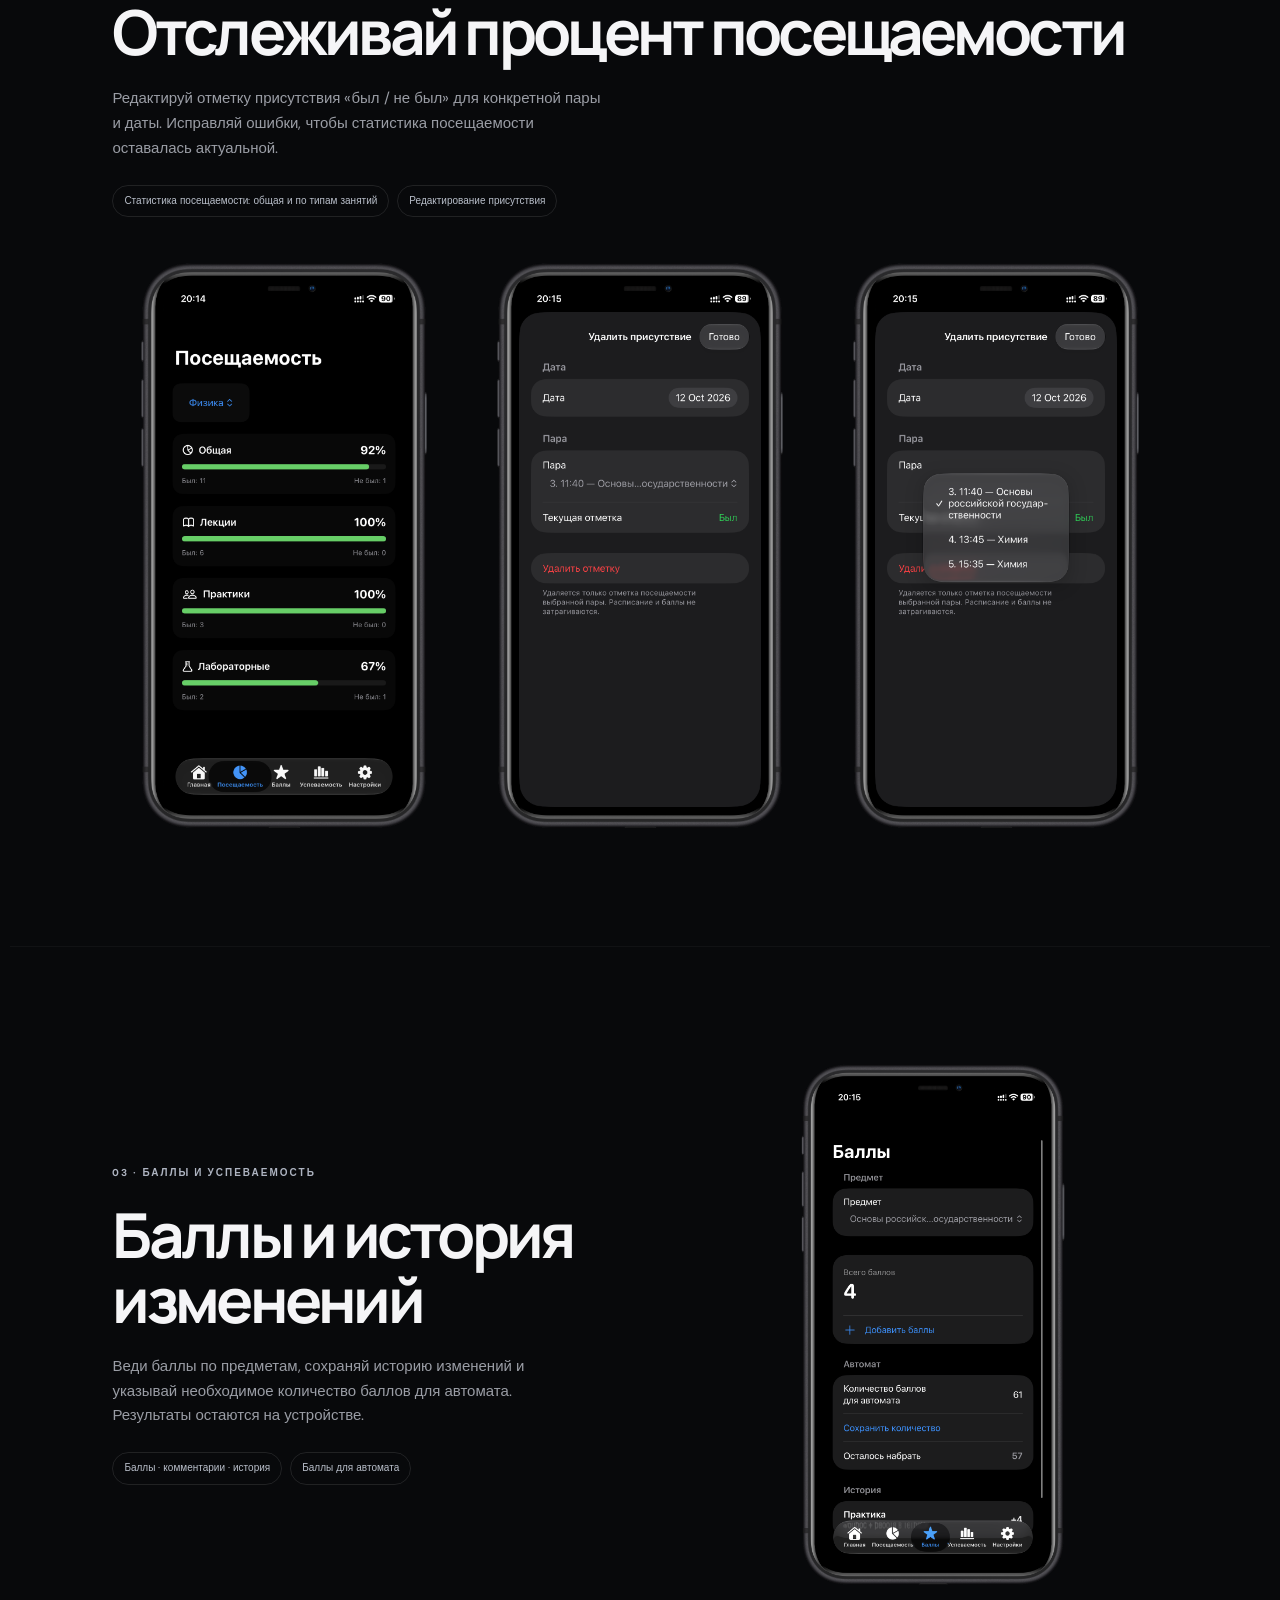
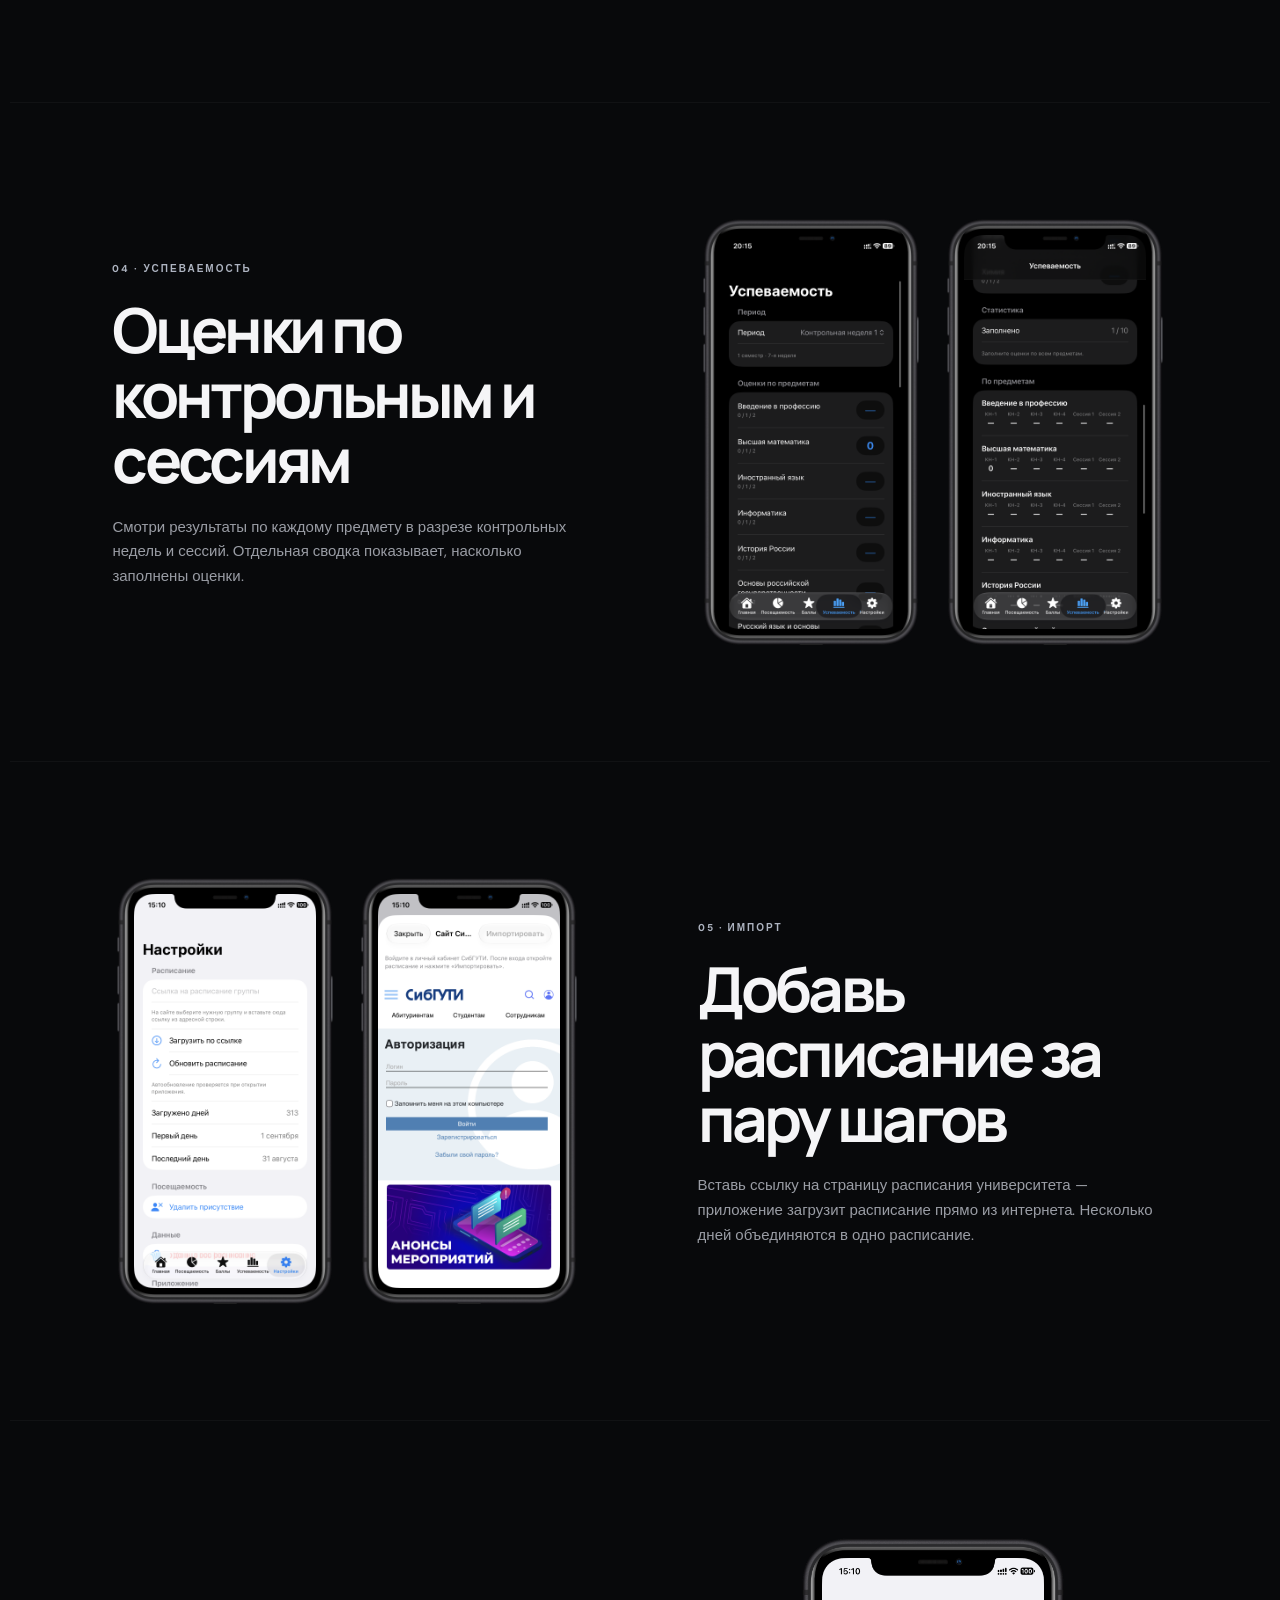
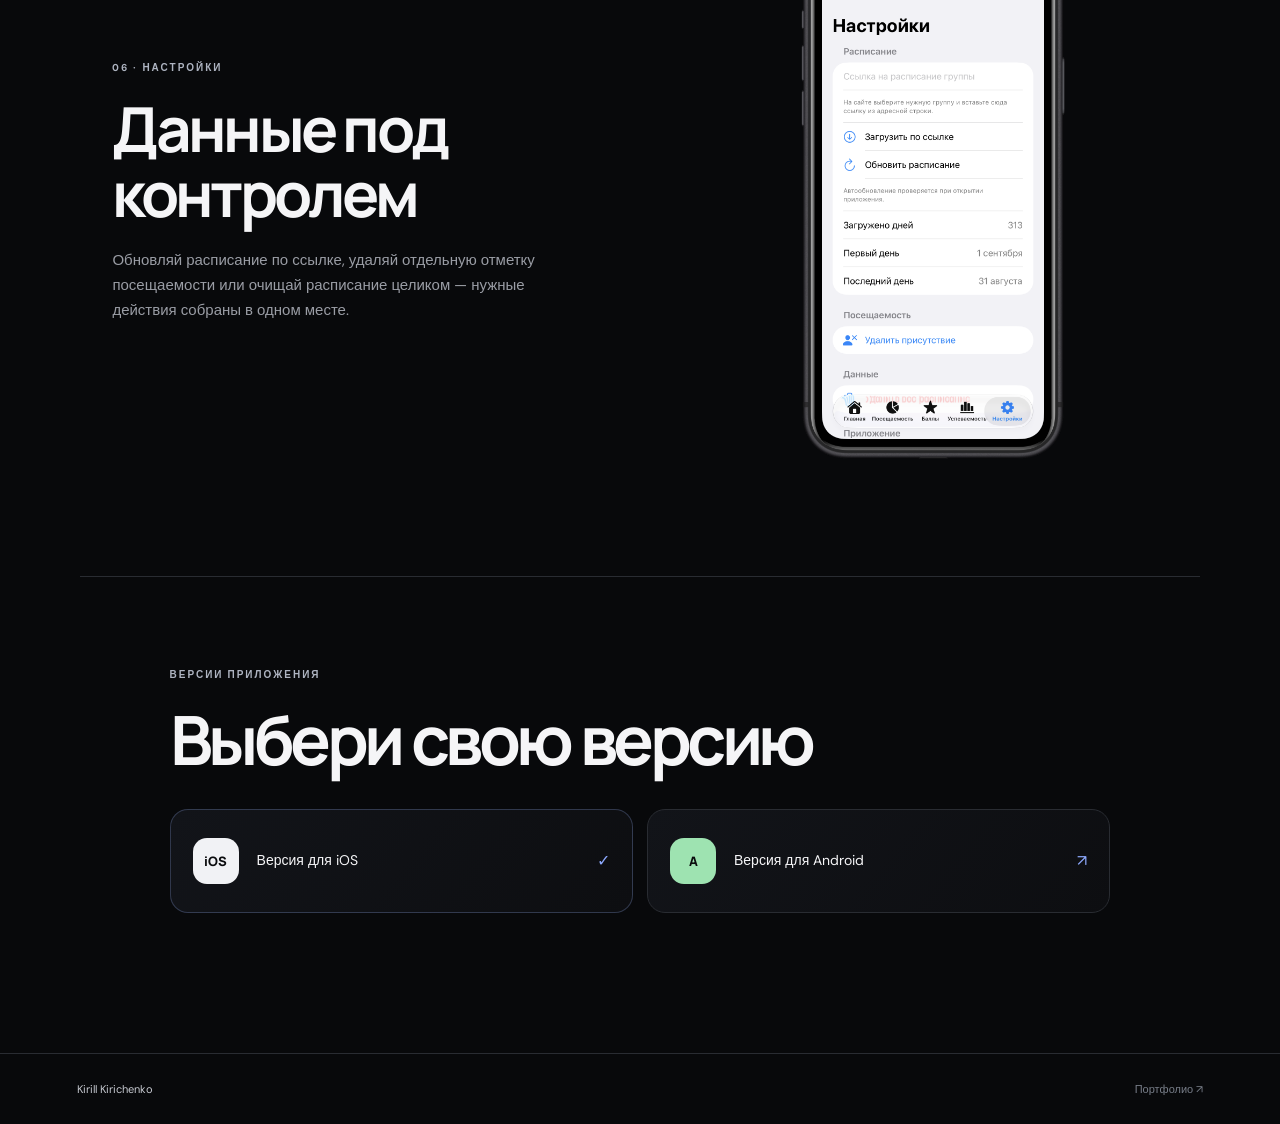
<file: projects/university-stats/ios.html>
<!doctype html>
<html lang="ru">
  <head>
    <meta charset="utf-8" />
    <meta name="viewport" content="width=device-width, initial-scale=1" />
    <meta name="theme-color" content="#090a0c" />
    <meta name="description" content="University Stats для iOS — экраны расписания, посещаемости, баллов и успеваемости." />
    <title>University Stats для iOS — Кирилл Кириченко</title>
    <link rel="stylesheet" href="project.css?v=oct14-portfolio" />
  </head>
  <body data-platform="ios">
    <header class="product-nav"><a class="brand" href="../../index.html"><span data-i18n="brand">Кирилл</span></a><a class="back-link" href="index.html" data-i18n="backProject">← University Stats</a><button class="language" id="language" type="button">EN</button></header>
    <main>
      <section class="platform-hero reveal"><p class="eyebrow" data-i18n="iosEyebrow">UNIVERSITY STATS · iOS</p><h1 data-i18n="iosHeadline">Твой учебный год<br /><span>Без лишнего шума</span></h1><p class="lead" data-i18n="iosLead">Нативное iOS-приложение, которое помогает видеть расписание, фиксировать посещаемость и держать учебные результаты под рукой.</p><div class="platform-actions"><a class="platform-button" href="index.html"><span data-i18n="allVersions">Все версии</span><span>↗</span></a><a class="platform-button primary" href="android.html"><span>Android</span><span>↗</span></a></div></section>
      <section class="story-row reveal"><div class="story-copy"><p class="eyebrow" data-i18n="storyScheduleLabel">01 · РАСПИСАНИЕ</p><h2 data-i18n="storyScheduleTitle">Неделя становится проще</h2><p data-i18n="storyScheduleText">Просматривай занятия по дням, времени и типу пары. Отмечай присутствие или пропуск прямо в карточке и запускай таймер: 45 минут до перерыва, 5 минут перерыва и ещё 45 минут до конца пары.</p><div class="micro-list"><span data-i18n="lessonTypes">Лекции · практики · лабораторные</span><span data-i18n="attendanceStates">Был · не был</span><span data-i18n="lessonTimer">Таймер пары · 45 + 5 + 45 минут</span></div></div><figure class="device story-device iphone11-mockup"><img src="../../assets/university-stats/iphone11/IMG_0262-portrait.png" alt="Расписание занятий во вторник для iOS; имена преподавателей размыты" /></figure></section>
      <section class="story-row reverse reveal"><div class="story-copy"><p class="eyebrow" data-i18n="storyAttendanceLabel">02 · ПОСЕЩАЕМОСТЬ</p><h2 data-i18n="storyAttendanceTitle">Отслеживай процент посещаемости</h2><p data-i18n="storyAttendanceText">Редактируй отметку «был / не был» для конкретной пары и даты. Так можно исправить ошибку, а статистика посещаемости останется актуальной.</p><div class="micro-list"><span data-i18n="attendanceOverview">Статистика посещаемости: общая и по типам занятий</span><span data-i18n="attendanceEdit">Редактирование присутствия</span></div></div><div class="story-gallery three-up"><figure class="device story-device iphone11-mockup"><img src="../../assets/university-stats/iphone11/IMG_0263-portrait.png" alt="Статистика посещаемости по категориям занятий для iOS" /></figure><figure class="device story-device iphone11-mockup"><img src="../../assets/university-stats/iphone11/IMG_0269-portrait.png" alt="Редактирование отметки посещаемости для выбранной пары для iOS" /></figure><figure class="device story-device iphone11-mockup"><img src="../../assets/university-stats/iphone11/IMG_0270-portrait.png" alt="Выбор пары для редактирования посещаемости для iOS" /></figure></div></section>
      <section class="story-row reveal"><div class="story-copy"><p class="eyebrow" data-i18n="storyPointsLabel">03 · БАЛЛЫ</p><h2 data-i18n="storyPointsTitle">Баллы и история изменений</h2><p data-i18n="storyPointsText">Добавляй баллы по предметам, веди историю и задавай целевое количество для автомата. Отдельный экран показывает оценки по контрольным неделям и сессиям.</p><div class="micro-list"><span data-i18n="pointsHistory">Баллы · комментарии · история</span><span data-i18n="periodResults">Баллы для автомата</span></div></div><figure class="device story-device iphone11-mockup"><img src="../../assets/university-stats/iphone11/IMG_0264-portrait.png" alt="Баллы по предмету, цель для автомата и история для iOS" /></figure></section>
      <section class="story-row reveal"><div class="story-copy"><p class="eyebrow" data-i18n="storyProgressLabel">04 · УСПЕВАЕМОСТЬ</p><h2 data-i18n="storyProgressTitle">Оценки по контрольным и сессиям</h2><p data-i18n="storyProgressText">Смотри результаты по каждому предмету в разрезе контрольных недель и сессий. Отдельная сводка показывает, насколько заполнены оценки.</p></div><div class="story-gallery"><figure class="device story-device iphone11-mockup"><img src="../../assets/university-stats/iphone11/IMG_0265-portrait.png" alt="Оценки по контрольным неделям в University Stats для iOS" /></figure><figure class="device story-device iphone11-mockup"><img src="../../assets/university-stats/iphone11/IMG_0266-portrait.png" alt="Сводка успеваемости по предметам для iOS" /></figure></div></section>
      <section class="story-row reverse reveal"><div class="story-copy"><p class="eyebrow" data-i18n="storyImportLabel">05 · ИМПОРТ</p><h2 data-i18n="storyImportTitle">Добавь расписание за пару шагов</h2><p data-i18n="storyImportText">Вставь ссылку на страницу расписания университета — приложение загрузит расписание прямо из интернета. Несколько дней объединяются в одно расписание.</p></div><div class="story-gallery"><figure class="device story-device iphone11-mockup"><img src="../../assets/university-stats/iphone11/IMG_0278-portrait.png" alt="Настройки iOS: поле для ссылки на расписание группы и команды загрузки и обновления расписания" /></figure><figure class="device story-device iphone11-mockup"><img src="../../assets/university-stats/iphone11/IMG_0279-portrait.png" alt="Страница расписания СибГУТИ с командой импорта после входа в личный кабинет" /></figure></div></section>
      <section class="story-row reveal"><div class="story-copy"><p class="eyebrow" data-i18n="settingsLabel">06 · НАСТРОЙКИ</p><h2 data-i18n="settingsTitle">Данные под контролем</h2><p data-i18n="settingsText">Обновляй расписание по ссылке, удаляй отдельную отметку посещаемости или очищай расписание целиком — нужные действия собраны в одном месте.</p></div><figure class="device story-device iphone11-mockup"><img src="../../assets/university-stats/iphone11/IMG_0278-portrait.png" alt="Настройки University Stats для iOS: импорт расписания по ссылке" /></figure></section>
      <section class="platform-chooser reveal"><p class="eyebrow" data-i18n="chooserLabel">ВЕРСИИ ПРИЛОЖЕНИЯ</p><h2 data-i18n="chooserTitle">Выбери свою версию</h2><div class="chooser-grid"><a href="ios.html" class="chooser-card selected-card"><span class="chooser-icon">iOS</span><span class="chooser-name" data-i18n="iosLink">Версия для iOS</span><span class="chooser-arrow">✓</span></a><a href="android.html" class="chooser-card"><span class="chooser-icon android-icon">A</span><span class="chooser-name" data-i18n="androidLink">Версия для Android</span><span class="chooser-arrow">↗</span></a></div></section>
    </main>
    <footer class="product-footer"><a href="../../index.html">Kirill Kirichenko</a><a href="../../index.html#work" data-i18n="backPortfolio">Портфолио ↗</a></footer>
    <script src="project.js?v=url-import-ios"></script>
  </body>
</html>
</file>
<file: styles.css>
@import url('https://fonts.googleapis.com/css2?family=DM+Sans:wght@400;500;600;700&family=Manrope:wght@400;500;600;700;800&display=swap');
:root{color-scheme:dark;--bg:#090a0c;--surface:#111316;--text:#f5f5f7;--muted:#999da5;--line:#25282d;--accent:#a7b9ff}*{box-sizing:border-box}html{scroll-behavior:smooth}body{margin:0;background:var(--bg);color:var(--text);font-family:'DM Sans',sans-serif;line-height:1.6}.topbar{height:76px;display:flex;align-items:center;justify-content:space-between;padding:0 max(7vw,24px);border-bottom:1px solid #ffffff0b;position:sticky;top:0;background:#090a0ce8;backdrop-filter:blur(18px);z-index:5}.wordmark{font:800 24px Manrope,sans-serif;letter-spacing:-2px;color:var(--text);text-decoration:none}.wordmark span{color:var(--accent)}nav{display:flex;gap:34px}nav a,footer a{font-size:13px;color:var(--muted);text-decoration:none}nav a:hover,footer a:hover{color:var(--text)}button.language{border:1px solid var(--line);background:transparent;color:var(--text);border-radius:99px;padding:8px 13px;font:600 11px 'DM Sans';cursor:pointer}.hero{min-height:650px;padding:150px max(12vw,24px) 130px;position:relative;overflow:hidden}.eyebrow{font-size:10px;letter-spacing:2px;font-weight:700;color:var(--muted)}h1,h2,h3{font-family:Manrope,sans-serif;letter-spacing:-.055em;line-height:1.12}h1{font-size:clamp(42px,7vw,82px);max-width:820px;margin:28px 0}.intro{max-width:510px;color:var(--muted);font-size:16px}.text-link{display:inline-flex;gap:12px;align-items:center;margin-top:27px;color:var(--text);font-size:14px;text-decoration:none;border-bottom:1px solid #747b89;padding-bottom:7px}.hero-orb{position:absolute;width:290px;height:290px;border-radius:50%;right:10%;top:30%;background:radial-gradient(circle at 35% 30%,#364769,#111a2c 40%,#0b0d12 70%);box-shadow:0 0 120px #26365344;display:grid;place-items:center;transform:rotate(-18deg)}.hero-orb span{font:600 17px Manrope;color:#c4d2ff;line-height:1.2;text-align:center;transform:rotate(18deg);opacity:.8}.section{padding:100px max(12vw,24px)}.section-heading{margin-bottom:52px}.section-heading h2,.about h2,.contact h2{font-size:clamp(36px,5vw,58px);margin:10px 0}.project{display:grid;grid-template-columns:1.1fr .9fr;gap:8%;align-items:center;padding:34px 0 76px;border-top:1px solid var(--line)}.project-secondary{grid-template-columns:.9fr 1.1fr}.project-secondary .project-art{order:2}.project-art{min-height:320px;border-radius:20px;background:linear-gradient(145deg,#171c26,#101114);display:grid;place-items:center;overflow:hidden}.mini-window{width:75%;height:200px;background:#15181e;border:1px solid #ffffff1a;border-radius:12px;padding:18px;box-shadow:0 20px 70px #0009}.window-dots{font-size:8px;color:#636a79;letter-spacing:3px}.chart{height:110px;display:flex;align-items:end;gap:8px;padding:18px 6px 0}.chart i{flex:1;border-radius:4px 4px 0 0;background:linear-gradient(#a7b9ff,#596da9);height:35%}.chart i:nth-child(2){height:65%}.chart i:nth-child(3){height:52%}.chart i:nth-child(4){height:85%}.chart i:nth-child(5){height:58%}.chart i:nth-child(6){height:96%}.chart i:nth-child(7){height:75%}.chart-labels{display:flex;justify-content:space-between;color:#777e8c;font-size:8px;padding:8px 5px}.calendar-art{background:radial-gradient(ellipse at center,#202a39,#111316 70%)}.calendar-card{width:230px;padding:22px;border:1px solid #ffffff1c;border-radius:14px;background:#171a20;box-shadow:0 20px 70px #0008}.cal-top{display:flex;justify-content:space-between;color:#bfc9e0;font-size:10px;letter-spacing:1px;margin-bottom:20px}.cal-grid{display:grid;grid-template-columns:repeat(7,1fr);gap:12px 7px;text-align:center;font-size:10px;color:#9da3ae}.cal-grid b{font-size:8px;color:#5c6471}.cal-grid i{font-style:normal}.cal-grid i:nth-child(10){border-radius:50%;background:#9aafff;color:#111;padding:2px}.project-meta{display:flex;justify-content:space-between;color:var(--muted);font-size:9px;letter-spacing:1.4px}.project h3{font-size:32px;margin:15px 0}.project-copy p,.about-text,.contact>p:not(.eyebrow){color:var(--muted);font-size:14px;max-width:510px}.tags{display:flex;flex-wrap:wrap;gap:8px;margin-top:21px}.tags span,.skills span{border:1px solid var(--line);padding:7px 11px;border-radius:99px;font-size:10px;color:#c5c8cf}.status{margin-top:19px;font-size:11px;color:#a9bbff}.status:before{content:'●';font-size:8px;margin-right:8px}.status.muted{color:#999da5}.source-project-link{display:flex;flex-direction:column;align-items:flex-start;gap:8px;width:max-content;margin-top:22px}.source-project-icon{width:68px;height:68px;display:block;overflow:hidden;border-radius:17px;border:1px solid #ffffff22;box-shadow:0 10px 28px #0008;transition:transform .25s ease,box-shadow .25s ease}.source-project-icon img{display:block;width:100%;height:100%;object-fit:cover}.source-project-icon:hover{transform:translateY(-3px) scale(1.035);box-shadow:0 14px 32px #000a}.source-project-caption{font-size:11px;color:var(--muted);text-decoration:none;transition:color .2s ease}.source-project-caption:hover{color:var(--text)}.about{border-top:1px solid var(--line)}.about h2{max-width:700px}.about-text{max-width:650px!important;margin:25px 0}.skills{display:flex;flex-wrap:wrap;gap:9px;margin-top:25px}.contact{border-top:1px solid var(--line);padding-bottom:120px}.contact h2{margin:17px 0}.contact .text-link{font-size:16px}.placeholder-note{font-size:11px!important;color:#666b75!important;margin-top:23px}footer{border-top:1px solid var(--line);padding:25px max(7vw,24px);display:flex;justify-content:space-between;color:#777c86;font-size:11px}@media(max-width:800px){.hero{padding-top:110px;min-height:680px}.hero-orb{width:190px;height:190px;right:8%;top:auto;bottom:36px}.project,.project-secondary{grid-template-columns:1fr;gap:24px}.project-secondary .project-art{order:0}.project-art{min-height:270px}.section{padding-top:75px;padding-bottom:75px}}@media(max-width:540px){.topbar{height:64px}nav{gap:15px}nav a{font-size:11px}.hero{padding-left:24px;padding-right:24px;padding-top:92px;min-height:660px}.intro{font-size:14px}.hero-orb{width:150px;height:150px;bottom:40px;right:24px}.section{padding-left:24px;padding-right:24px}.project{padding-bottom:55px}.project-art{min-height:220px}.mini-window{height:170px}.chart{height:85px}.project h3{font-size:28px}.project-meta{font-size:8px}}

.contact-links{display:flex;flex-wrap:wrap;gap:18px 32px}

.source-project-icon-row{margin:18px 0 14px}.source-project-caption-row{margin:-6px 0 14px}

/* Project card updates */
.project-featured{grid-template-columns:1fr}
.project-featured .project-copy{max-width:760px}
.status.ready{color:#55cf83}
.status.ready:before{color:#55cf83}
.status.development{color:#82aaff}
.status.development:before{color:#82aaff}

/* iPhone preview belongs beside the University Stats project description. */
.project-featured{grid-template-columns:minmax(0,1fr) minmax(180px,.42fr);gap:7%;}
.project-featured .project-copy{max-width:760px}
.project-phone-mockup{display:grid;place-items:center;align-self:stretch;min-width:0;perspective:1000px;}
.project-phone-mockup img{display:block;width:clamp(170px,19vw,245px);max-width:100%;height:auto;filter:drop-shadow(0 28px 32px #000b);transform:perspective(1000px) rotateY(-5deg) rotateZ(1deg);transform-origin:center;transition:transform .85s cubic-bezier(.2,.75,.25,1),filter .85s ease;}
@media(hover:hover){.project-phone-mockup:hover img{transform:perspective(1000px) rotateY(-12deg) rotateZ(1deg) translateY(-6px);filter:drop-shadow(0 36px 38px #000c)}}
.hero.reveal.is-visible>.eyebrow{animation:hero-text-in .85s .08s both cubic-bezier(.2,.65,.2,1)}
.hero.reveal.is-visible>h1{animation:hero-text-in 1s .18s both cubic-bezier(.2,.65,.2,1)}
.hero.reveal.is-visible>.intro{animation:hero-text-in 1s .3s both cubic-bezier(.2,.65,.2,1)}
.hero.reveal.is-visible>.text-link{animation:hero-text-in 1s .42s both cubic-bezier(.2,.65,.2,1)}
@keyframes hero-text-in{from{opacity:0;transform:translateY(26px);filter:blur(5px)}to{opacity:1;transform:translateY(0);filter:blur(0)}}
.reveal{opacity:0;transform:translate3d(0,48px,0) scale(.985);filter:blur(4px);transition:opacity 1.25s cubic-bezier(.2,.65,.2,1),transform 1.25s cubic-bezier(.2,.65,.2,1),filter 1.25s ease}
.reveal.is-visible{opacity:1;transform:translate3d(0,0,0) scale(1);filter:blur(0)}
@media(max-width:800px){.project-featured{grid-template-columns:1fr;gap:28px}.project-phone-mockup img{width:clamp(180px,34vw,245px)}}
@media(prefers-reduced-motion:reduce){.project-phone-mockup img{transition:none}.hero.reveal.is-visible>.eyebrow,.hero.reveal.is-visible>h1,.hero.reveal.is-visible>.intro,.hero.reveal.is-visible>.text-link{animation:none}.reveal{opacity:1;transform:none;filter:none;transition:none}}

/* Tutor schedule project preview: the original MacBook mockup with private demo data covered. */
.tutor-card-art{position:relative;display:block;min-height:0!important;background:transparent;padding:0;transition:transform .45s cubic-bezier(.2,.75,.25,1),filter .45s ease}
.tutor-card-art img{display:block;width:100%;height:auto;filter:drop-shadow(0 22px 36px #0009);transition:transform .55s cubic-bezier(.2,.75,.25,1)}
.tutor-card-art:hover img{transform:translateY(-5px) scale(1.018)}
.tutor-project-icon{width:68px;height:68px;margin:18px 0 14px;border-radius:17px;overflow:hidden;border:1px solid #ffffff22;box-shadow:0 10px 28px #0008}
.tutor-project-icon img{display:block;width:100%;height:100%;object-fit:cover}
.tags .tag-planned{border-color:#6479bd77;color:#b8c7ff;background:#171c2a55}
.tutor-live-link{display:inline-flex;margin-top:14px}
@media(max-width:800px){.tutor-card-art{order:0!important}}

/* Keep the portfolio project card focused on the web laptop. */
.tutor-card-art{position:relative;display:block;height:clamp(330px,38vw,560px);min-height:0!important;overflow:visible;background:transparent}
.tutor-card-art .tutor-laptop-link{position:absolute;inset:0;display:grid;place-items:center;z-index:1}
.tutor-card-art .tutor-laptop-link img{width:100%;height:100%;object-fit:cover;filter:drop-shadow(0 24px 32px #000b);transition:transform .8s cubic-bezier(.2,.75,.25,1)}
@media(hover:hover){.tutor-card-art .tutor-laptop-link:hover img{transform:translateY(-5px)}}
@media(max-width:800px){.tutor-card-art{height:clamp(320px,88vw,500px)}}
</file>
<file: projects/tutor-schedule/tutor.css>
@import url('https://fonts.googleapis.com/css2?family=DM+Sans:wght@400;500;600;700&family=Manrope:wght@400;500;600;700;800&display=swap');
:root{color-scheme:dark;--bg:#090a0c;--panel:#111316;--text:#f5f5f7;--muted:#9a9ea7;--line:#25282d;--accent:#a7b9ff;--ease:cubic-bezier(.2,.7,.2,1)}*{box-sizing:border-box}html{scroll-behavior:smooth;scroll-padding-top:90px}body{margin:0;background:var(--bg);color:var(--text);font:16px/1.65 'DM Sans',sans-serif}.topbar{height:76px;display:flex;align-items:center;justify-content:space-between;padding:0 max(7vw,24px);border-bottom:1px solid #ffffff0b;position:sticky;top:0;background:#090a0ce8;backdrop-filter:blur(18px);z-index:5}.wordmark{font:800 24px Manrope,sans-serif;letter-spacing:-2px;color:var(--text);text-decoration:none}.back-link{color:var(--muted);text-decoration:none;font-size:14px}.back-link:hover,.quiet-link:hover,footer a:hover{color:var(--text)}button.language{border:1px solid var(--line);background:transparent;color:var(--text);border-radius:99px;min-width:62px;padding:9px 15px;font:600 14px 'DM Sans';cursor:pointer}.section{padding:110px max(8vw,30px)}.hero{min-height:calc(100svh - 76px);display:grid;grid-template-columns:minmax(320px,.85fr) minmax(420px,1.15fr);align-items:center;gap:3vw;padding-top:80px;padding-bottom:72px}.hero-copy{position:relative;z-index:1}.eyebrow{font-size:10px;font-weight:700;letter-spacing:2px;color:var(--muted)}h1,h2,h3{font-family:Manrope,sans-serif;letter-spacing:-.055em;line-height:1.1}h1{font-size:clamp(48px,6vw,82px);margin:24px 0;max-width:690px}h2{font-size:clamp(38px,5vw,64px);margin:14px 0 24px}h3{font-size:clamp(30px,3.8vw,48px);margin:14px 0 20px}.lead{max-width:550px;color:#b2b5bd;font-size:clamp(17px,1.65vw,21px);line-height:1.65}.hero-actions{display:flex;align-items:center;gap:26px;flex-wrap:wrap;margin-top:34px}.primary-link{display:inline-flex;align-items:center;justify-content:center;padding:14px 20px;border-radius:99px;background:#eef0f8;color:#121419;text-decoration:none;font-weight:600;transition:transform .3s var(--ease),background .3s var(--ease)}.primary-link:hover{transform:translateY(-3px);background:white}.quiet-link{color:var(--muted);text-decoration:none;border-bottom:1px solid #777b83;padding:0 0 5px}.platform-note{margin-top:48px;line-height:1.8}.laptop{position:relative;margin:0;min-width:0}.laptop img{display:block;width:100%;height:auto;filter:drop-shadow(0 28px 42px #0008)}.hero-laptop{transform:translateX(2%);animation:float-in 1.2s .24s both var(--ease)}.intro-band{padding:90px max(8vw,30px);border-top:1px solid var(--line);border-bottom:1px solid var(--line);background:linear-gradient(120deg,#11141988,transparent 70%)}.intro-band h2{max-width:800px}.intro-band>p:last-child{max-width:760px;color:var(--muted);font-size:18px;line-height:1.8}.section-heading{margin-bottom:55px}.section-heading h2{max-width:800px}.features{padding:115px max(4vw,30px) 120px}.feature-row{display:grid;grid-template-columns:minmax(260px,.72fr) minmax(430px,1.28fr);gap:7%;align-items:center;padding:74px 0;border-top:1px solid var(--line)}.feature-row.reverse .feature-copy{order:2}.feature-row.reverse .feature-image{order:1}.feature-copy>p:not(.eyebrow){max-width:540px;color:#b3b6bd;font-size:16px;line-height:1.85}.feature-copy ul{padding-left:19px;color:var(--muted);font-size:14px}.feature-copy li{padding:5px 0}.detail-note{padding-left:15px;border-left:2px solid #6479bd;color:#838b9c!important;font-size:13px!important}.feature-image{border-radius:16px;background:radial-gradient(ellipse at 50% 55%,#1a202b 0,#0d0f13 72%);overflow:hidden}.feature-image img{transition:transform 1s var(--ease),filter 1s var(--ease)}.feature-image:hover img{transform:translateY(-4px) scale(1.012);filter:drop-shadow(0 35px 45px #0009)}.closing{text-align:center;border-top:1px solid var(--line);padding:110px 24px 125px;background:radial-gradient(ellipse at 50% 100%,#20283b55,transparent 58%)}.closing h2{max-width:760px;margin:16px auto}.closing>p:not(.eyebrow){color:var(--muted);margin:18px auto 30px}footer{border-top:1px solid var(--line);padding:25px max(7vw,24px);display:flex;justify-content:space-between;color:#777c86;font-size:11px}footer a{color:var(--muted);text-decoration:none}.reveal{opacity:0;transform:translate3d(0,46px,0) scale(.99);filter:blur(4px);transition:opacity 1.1s var(--ease),transform 1.1s var(--ease),filter 1.1s ease}.reveal.is-visible{opacity:1;transform:translate3d(0,0,0) scale(1);filter:blur(0)}.hero.reveal.is-visible .hero-copy>*{animation:text-in .9s both var(--ease)}.hero.reveal.is-visible .hero-copy>*:nth-child(2){animation-delay:.08s}.hero.reveal.is-visible .hero-copy>*:nth-child(3){animation-delay:.16s}.hero.reveal.is-visible .hero-copy>*:nth-child(4){animation-delay:.24s}.hero.reveal.is-visible .hero-copy>*:nth-child(5){animation-delay:.32s}@keyframes text-in{from{opacity:0;transform:translateY(22px);filter:blur(4px)}to{opacity:1;transform:translateY(0);filter:blur(0)}}@keyframes float-in{from{opacity:0;transform:translate(3%,18px) scale(.98)}to{opacity:1;transform:translate(2%,0) scale(1)}}
@media(max-width:950px){.hero{grid-template-columns:1fr;padding-top:90px;gap:24px}.hero-copy{max-width:760px}.hero-laptop{max-width:760px;justify-self:center}.feature-row{grid-template-columns:1fr;gap:28px}.feature-row.reverse .feature-copy,.feature-row.reverse .feature-image{order:initial}.feature-copy{max-width:750px}.feature-image{max-width:850px;width:100%;justify-self:center}}
@media(max-width:600px){.topbar{height:64px;padding:0 20px}.wordmark{font-size:21px}.back-link{font-size:12px}.section{padding:78px 22px}.hero{min-height:0;padding-top:82px;padding-bottom:72px}.hero h1{font-size:46px}.lead{font-size:16px}.hero-actions{gap:18px}.platform-note{margin-top:35px;font-size:9px}.intro-band{padding:70px 22px}.intro-band>p:last-child{font-size:16px}.features{padding:82px 22px 85px}.section-heading{margin-bottom:36px}.feature-row{padding:48px 0;gap:22px}.feature-copy>p:not(.eyebrow){font-size:15px}.feature-image{border-radius:10px}.closing{padding:78px 22px 88px}footer{padding:22px;gap:18px;font-size:10px}}
@media(prefers-reduced-motion:reduce){html{scroll-behavior:auto}.reveal{opacity:1;transform:none;filter:none;transition:none}.hero.reveal.is-visible .hero-copy>*{animation:none}.hero-laptop{animation:none}.feature-image img,.primary-link{transition:none}}
h1{font-size:clamp(46px,5.1vw,68px);max-width:620px}
.feature-row{grid-template-columns:repeat(2,minmax(0,1fr));gap:5%}
.feature-image,.hero-laptop{width:100%;aspect-ratio:1.72;overflow:hidden;border-radius:18px}\n.feature-image{aspect-ratio:1.48}
.feature-image img,.hero-laptop img{width:100%;height:100%;object-fit:cover;object-position:center 29%;transform:scale(1.25);transform-origin:40% 50%}\n.feature-image img{transform:scale(1.29)}
.feature-image:hover img{transform:scale(1.32)}
.hero-laptop{max-width:920px;justify-self:center}
.technology{border-top:1px solid var(--line);background:linear-gradient(145deg,#11141977,transparent 70%)}
.technology-grid{display:grid;grid-template-columns:repeat(3,minmax(0,1fr));gap:16px}
.technology-card{padding:24px;border:1px solid var(--line);border-radius:18px;background:#12151a;transition:transform .55s var(--ease),border-color .55s var(--ease),background .55s var(--ease)}
.technology-card:hover{transform:translateY(-5px);border-color:#54678d;background:#171b23}
.technology-card h3{font-size:clamp(21px,2vw,28px);margin:15px 0}
.technology-card>p:last-child{color:#b3b6bd;font-size:14px;line-height:1.8;margin:0}
@media(max-width:1050px){.feature-row{grid-template-columns:1fr;gap:26px}.feature-row.reverse .feature-copy,.feature-row.reverse .feature-image{order:initial}.feature-image{width:100%;max-width:900px;justify-self:center}.feature-copy{max-width:800px}.technology-grid{grid-template-columns:1fr}}
@media(max-width:600px){.feature-image,.hero-laptop{border-radius:11px}.technology{padding-left:22px;padding-right:22px}.technology-card{padding:20px}.technology-card h3{font-size:23px}.technology-card>p:last-child{font-size:13px}}

/* Android mockups: keep the phone in front of the web laptop and show a consistent full device in each feature. */
.hero-laptop{overflow:visible}
.android-hero-device{position:absolute;z-index:2;left:-5%;top:8%;width:32%;display:block;filter:drop-shadow(0 26px 30px #000c);transition:transform .8s var(--ease),filter .8s ease}
.android-hero-device img{display:block;width:100%;height:auto;object-fit:contain;transform:none;filter:none}
.android-hero-device:hover{transform:translateY(-7px) rotateY(-7deg);filter:drop-shadow(0 34px 38px #000e)}
.tutor-project-hero-stack{overflow:visible;aspect-ratio:1.55;border-radius:0;background:transparent}
.tutor-project-hero-stack .tutor-project-laptop{position:relative;z-index:1;width:100%;height:100%;object-fit:cover;object-position:center 50%;transform:none;filter:drop-shadow(0 26px 38px #0009)}
.tutor-project-hero-stack .android-hero-device{left:-1%;top:auto;bottom:8%;width:27%;z-index:2}
.android-hero-stack{overflow:visible;position:relative;min-height:0;aspect-ratio:1.22;display:grid;place-items:center}
.android-hero-stack .stack-laptop{position:relative;z-index:1;width:100%;height:100%;object-fit:contain;transform:none;filter:drop-shadow(0 28px 42px #0008)}
.android-hero-stack .stack-phone{position:absolute;z-index:2;left:-2%;bottom:-2%;height:94%;width:40%;display:grid;place-items:center;filter:drop-shadow(0 24px 30px #000b);transition:transform .8s var(--ease),filter .8s ease}
.android-hero-stack .stack-phone img{width:100%;height:100%;object-fit:contain;transform:none;filter:none}
.android-hero-stack .stack-phone:hover{transform:translateY(-6px) rotateY(-8deg);filter:drop-shadow(0 34px 38px #000e)}
.android-feature-image{margin:0;display:grid;place-items:center;min-width:0;min-height:760px;background:transparent;border-radius:0;overflow:visible}
.android-feature-image img{display:block;width:auto;height:min(82vh,900px);max-width:100%;object-fit:contain;filter:drop-shadow(0 20px 28px #0008);transform:none;transition:transform .8s var(--ease),filter .8s ease}
.android-feature-image:hover img{transform:translateY(-5px) scale(1.015);filter:drop-shadow(0 28px 34px #000a)}
.android-page .feature-row{grid-template-columns:minmax(250px,.72fr) minmax(380px,1.28fr);gap:5%;}
@media(max-width:1050px){.android-page .feature-row{grid-template-columns:1fr;gap:26px}.android-page .feature-row.reverse .feature-copy,.android-page .feature-row.reverse .android-feature-image{order:initial}.android-feature-image{min-height:0}.android-feature-image img{height:min(82vh,900px);max-height:900px}.android-hero-stack{max-width:750px;width:100%;justify-self:center}}
@media(max-width:600px){.android-hero-stack{aspect-ratio:1.03;margin:20px -10px 0}.android-hero-stack .stack-phone{left:0;height:91%;width:44%}.android-feature-image img{height:min(78vh,760px);max-width:100%}.android-page .feature-row{padding:45px 0}.android-hero-device{left:-2%;top:6%;width:34%}}
@media(max-width:950px){.tutor-project-hero-stack{width:100%;max-width:760px;justify-self:center;aspect-ratio:1.45}.tutor-project-hero-stack .android-hero-device{left:1%;bottom:7%;width:25%}}
@media(max-width:600px){.tutor-project-hero-stack{aspect-ratio:1.18;margin:16px -8px 0}.tutor-project-hero-stack .android-hero-device{left:0;bottom:7%;width:27%}}
@media(prefers-reduced-motion:reduce){.android-feature-image img,.android-hero-device,.android-hero-stack .stack-phone{transition:none}}
</file>
<file: projects/university-stats/project.css>
@import url('https://fonts.googleapis.com/css2?family=DM+Sans:wght@400;500;600;700&family=Manrope:wght@400;500;600;700;800&display=swap');
:root{color-scheme:dark;--bg:#08090b;--panel:#111317;--panel-2:#17191e;--text:#f5f5f7;--muted:#9a9da5;--line:#292c32;--blue:#8eaaff;--green:#55cf70}*{box-sizing:border-box}html{scroll-behavior:smooth;scroll-padding-top:90px}body{margin:0;background:var(--bg);color:var(--text);font:400 16px/1.65 'DM Sans',sans-serif;overflow-x:hidden}a{color:inherit;text-decoration:none}.product-nav{height:72px;position:sticky;top:0;z-index:10;display:flex;align-items:center;justify-content:space-between;padding:0 max(6vw,24px);background:#08090be8;backdrop-filter:blur(18px);border-bottom:1px solid #ffffff0c}.brand{font:800 22px Manrope,sans-serif;letter-spacing:-1.5px}.back-link{font-size:13px;color:var(--muted);transition:color .2s}.back-link:hover,.product-footer a:hover{color:var(--text)}button.language{border:1px solid var(--line);border-radius:999px;background:transparent;color:var(--text);padding:8px 14px;font:600 11px 'DM Sans',sans-serif;cursor:pointer}.product-hero{min-height:760px;max-width:1420px;margin:auto;padding:135px max(8vw,32px) 90px;display:grid;grid-template-columns:1fr 1fr;align-items:center;gap:5vw;position:relative}.hero-copy{position:relative;z-index:2}.eyebrow{margin:0 0 20px;color:#aeb4c1;font-size:10px;font-weight:700;letter-spacing:2px}.product-hero h1,.platform-hero h1{margin:0;font:800 clamp(66px,9vw,128px)/.92 Manrope,sans-serif;letter-spacing:-.085em}.product-hero h1 span,.platform-hero h1 span{color:var(--blue)}.lead{max-width:540px;color:#b1b4bc;font-size:clamp(16px,1.6vw,20px);line-height:1.6;margin:30px 0 0}.platform-actions{display:flex;flex-wrap:wrap;gap:12px;margin-top:32px}.platform-button{display:inline-flex;align-items:center;justify-content:space-between;gap:36px;min-width:150px;padding:14px 18px;border:1px solid #ffffff1c;border-radius:999px;background:#ffffff06;font-size:14px;transition:transform .25s,border-color .25s,background .25s}.platform-button:hover{transform:translateY(-2px);border-color:#ffffff52;background:#ffffff0d}.platform-button.primary{background:#f2f3f5;color:#111;border-color:#f2f3f5}.platform-note{color:#747983;font-size:12px;margin-top:15px}.hero-devices{height:530px;position:relative;display:flex;align-items:center;justify-content:center;isolation:isolate}.device-glow{position:absolute;width:420px;height:420px;border-radius:50%;background:radial-gradient(circle,#26385388,transparent 70%);filter:blur(12px);z-index:-1}.device{margin:0;padding:7px;border:1px solid #666b73;border-radius:42px;background:linear-gradient(140deg,#3a3d43,#111216 26%,#090a0c 70%,#45484f);box-shadow:0 38px 90px #000b,0 0 0 2px #ffffff0d;overflow:hidden}.device-screen{height:100%;width:100%;overflow:hidden;border-radius:35px;background:#000}.device-screen img{display:block;width:100%;height:100%;object-fit:cover;object-position:top}.device-front{position:absolute;z-index:2;width:218px;height:468px;right:11%;top:42px;transform:rotate(5deg)}.device-back{position:absolute;width:200px;height:430px;left:8%;bottom:14px;transform:rotate(-7deg);opacity:.85}.value-strip{display:flex;align-items:center;justify-content:space-between;margin:0 max(8vw,32px);padding:26px 0;border-top:1px solid var(--line);border-bottom:1px solid var(--line);color:#bbbfc7}.value-strip p{margin:0;font-size:14px}.value-strip span{font-size:10px;letter-spacing:1px;color:#747983}.feature-section{max-width:1260px;margin:auto;padding:140px max(7vw,32px);display:grid;grid-template-columns:.9fr 1.1fr;align-items:center;gap:9vw}.feature-section.reverse{grid-template-columns:1.1fr .9fr}.feature-section.reverse .feature-copy{order:2}.feature-section.reverse .feature-visual{order:1}.feature-copy h2,.platform-chooser h2,.android-coming h2{font:700 clamp(38px,5.4vw,68px)/1.05 Manrope,sans-serif;letter-spacing:-.065em;margin:14px 0 22px}.feature-copy>p:not(.eyebrow){max-width:480px;color:var(--muted);font-size:15px}.feature-copy ul{list-style:none;padding:0;margin:28px 0 0;display:grid;gap:13px;color:#d3d5da;font-size:13px}.feature-copy li:before{content:'—';color:var(--blue);margin-right:12px}.feature-visual{min-height:620px;position:relative;display:grid;place-items:center;border-radius:30px;background:radial-gradient(ellipse at 50% 46%,#161f2c 0,#0b0d11 58%,transparent 76%)}.device-large{height:550px;width:272px;border-radius:48px;padding:8px;box-shadow:0 45px 100px #000c,0 0 90px #3b5c9030}.device-large .device-screen{border-radius:39px}.visual-caption{position:absolute;bottom:20px;color:#777e8a;font-size:11px;letter-spacing:.4px}.detail-callout{margin-top:26px;padding:17px 18px;border-left:1px solid #819de7;background:linear-gradient(90deg,#8eaaff0d,transparent);display:flex;gap:14px;align-items:flex-start;max-width:420px}.callout-mark{color:var(--blue)}.detail-callout p{margin:0;color:#b6bac3;font-size:12px}.platform-chooser{max-width:1120px;margin:0 auto;padding:90px max(7vw,32px) 140px;border-top:1px solid var(--line)}.platform-chooser h2{margin-bottom:34px}.chooser-grid{display:grid;grid-template-columns:1fr 1fr;gap:14px}.chooser-card{display:flex;align-items:center;gap:18px;min-height:104px;padding:18px 22px;border:1px solid var(--line);border-radius:18px;background:linear-gradient(130deg,#121419,#0d0e11);transition:transform .25s,border .25s}.chooser-card:hover{transform:translateY(-3px);border-color:#555c6a}.chooser-icon{width:46px;height:46px;border-radius:14px;display:grid;place-items:center;background:#f1f2f5;color:#0b0c0e;font:800 13px Manrope}.android-icon{background:#9ee3b1}.chooser-name{font-size:14px}.chooser-arrow{margin-left:auto;color:var(--blue)}.selected-card{border-color:#7589bf55}.product-footer{display:flex;justify-content:space-between;gap:20px;padding:26px max(6vw,24px);border-top:1px solid var(--line);color:#777d88;font-size:11px}.product-footer a:first-child{color:#c6c9d0}.platform-hero{max-width:1260px;margin:auto;padding:125px max(8vw,32px) 95px}.platform-hero h1{font-size:clamp(56px,8vw,108px)}.platform-hero .lead{max-width:680px}.story-row{max-width:1260px;margin:0 auto;padding:110px max(8vw,32px);display:grid;grid-template-columns:1fr 1fr;gap:9vw;align-items:center;border-top:1px solid #ffffff0a}.story-row.reverse .story-copy{order:2}.story-row.reverse .story-device{order:1}.story-copy h2{font:700 clamp(38px,5vw,62px)/1.05 Manrope,sans-serif;letter-spacing:-.06em;margin:14px 0 22px}.story-copy>p:not(.eyebrow){max-width:500px;color:var(--muted);font-size:15px}.story-device{width:275px;height:590px;justify-self:center;border-radius:49px;padding:8px}.story-device .device-screen{border-radius:40px}.micro-list{display:flex;flex-wrap:wrap;gap:8px;margin-top:24px}.micro-list span{font-size:10px;color:#b9bfca;border:1px solid #ffffff1a;border-radius:99px;padding:7px 11px}.android-coming{max-width:1120px;margin:35px auto 100px;padding:55px;display:grid;grid-template-columns:.8fr 1.2fr;align-items:center;gap:8vw;border:1px solid var(--line);border-radius:28px;background:radial-gradient(ellipse at 16% 50%,#17251b,#101216 58%)}.android-coming>div:last-child>p:not(.eyebrow){color:var(--muted);max-width:550px}.coming-device{justify-self:center;width:205px;height:390px;padding:9px;border:1px solid #59645d;border-radius:36px;background:linear-gradient(145deg,#353a37,#101211 40%,#303832);box-shadow:0 35px 80px #000a;transform:rotate(-5deg)}.coming-screen{height:100%;border-radius:28px;background:linear-gradient(160deg,#19251d,#080b09);display:flex;flex-direction:column;justify-content:center;align-items:center;gap:15px;color:#e9f4eb;font:600 16px/1.3 Manrope;text-align:center}.coming-camera{display:block;position:relative;top:20px;z-index:1;width:55px;height:7px;border-radius:99px;background:#060706;margin:auto}.coming-symbol{width:60px;height:60px;display:grid;place-items:center;border-radius:19px;background:#9ee3b1;color:#122016;font:800 30px Manrope}.coming-screen i{height:5px;border-radius:99px;background:#ffffff12;width:62%;margin:4px 0}.coming-screen i:nth-of-type(2){width:48%}.coming-screen i:nth-of-type(3){width:56%}.reveal{opacity:0;transform:translateY(30px);transition:opacity .85s ease,transform .85s cubic-bezier(.2,.65,.2,1)}.reveal.is-visible{opacity:1;transform:translateY(0)}@media(prefers-reduced-motion:reduce){html{scroll-behavior:auto}.reveal{opacity:1;transform:none;transition:none}*{scroll-behavior:auto!important;transition-duration:.01ms!important;animation-duration:.01ms!important}}@media(max-width:850px){.product-hero{grid-template-columns:1fr;gap:10px;padding-top:100px}.hero-devices{height:470px}.device-front{right:17%;width:196px;height:424px}.device-back{left:17%;width:180px;height:388px}.feature-section,.feature-section.reverse,.story-row,.android-coming{grid-template-columns:1fr;gap:35px;padding-top:90px;padding-bottom:90px}.feature-section.reverse .feature-copy,.story-row.reverse .story-copy{order:1}.feature-section.reverse .feature-visual,.story-row.reverse .story-device{order:2}.feature-visual{min-height:590px}.android-coming{margin-left:24px;margin-right:24px}.story-device{height:min(590px,135vw);width:min(275px,63vw)}}@media(max-width:560px){.product-nav{height:64px;padding:0 20px}.brand{font-size:19px}.back-link{font-size:11px}.product-hero{padding:85px 24px 50px;min-height:auto}.product-hero h1{font-size:clamp(64px,18vw,92px)}.hero-devices{height:390px}.device-front{width:164px;height:354px;right:12%;top:24px}.device-back{width:150px;height:323px;left:10%;bottom:12px}.value-strip{margin:0 24px;gap:20px}.value-strip p{font-size:12px}.value-strip span{white-space:nowrap}.feature-section,.feature-section.reverse,.story-row{padding-left:24px;padding-right:24px}.feature-copy h2,.story-copy h2{font-size:42px}.feature-visual{min-height:500px}.device-large{width:248px;height:502px}.platform-chooser{padding:75px 24px 95px}.chooser-grid{grid-template-columns:1fr}.chooser-card{min-height:86px}.platform-hero{padding:85px 24px 70px}.platform-hero h1{font-size:clamp(55px,15vw,80px)}.story-row{padding-top:80px;padding-bottom:80px}.android-coming{padding:35px 24px;margin:15px 18px 70px}.android-coming h2{font-size:40px}.product-footer{padding:22px 20px;font-size:10px}}
/* iOS device showcase and screen overlays. */
.hero-showcase{width:min(100%,390px);justify-self:center;align-self:center;position:relative}
.hero-artwork{position:relative;width:100%;aspect-ratio:890/1145;overflow:hidden}
.hero-pair-image{display:block;width:100%;height:100%;object-fit:cover;object-position:top}
.hero-iphone-render{position:absolute;left:34.9%;top:7.6%;width:60%;height:91%;object-fit:fill;z-index:1;pointer-events:none}
.hero-hotspot{position:absolute;display:block;z-index:1;background:transparent;border-radius:30px}
.hero-hotspot:hover{background:#ffffff08}
.hero-hotspot:focus-visible{outline:2px solid var(--blue);outline-offset:2px}
.android-hotspot{left:8%;top:11%;width:33%;height:84%}
.ios-hotspot{left:36%;top:8%;width:58%;height:88%;z-index:2}
.hero-device-captions{position:relative;height:30px;margin-top:11px;color:#e5e6e9;font:700 15px/1.35 Manrope,sans-serif;letter-spacing:.1px}.hero-device-captions span{position:absolute;top:0;transform:translateX(-50%);white-space:nowrap}.hero-device-captions span:first-child{left:34%}.hero-device-captions span:last-child{left:65%}
.ios-device{position:relative;isolation:isolate;aspect-ratio:1/2;width:296px;height:auto;padding:0;border:0;border-radius:0;background:transparent;box-shadow:none;overflow:visible}
.ios-device>.device-screen{position:absolute;left:5.91%;top:2.27%;width:88.18%;height:95.46%;z-index:1;overflow:hidden;border-radius:12.6%/5.8%;background:#000}
.ios-device>.device-screen>img{display:block;width:100%;height:100%;object-fit:fill;object-position:center}
.ios-device>.device-frame{position:absolute;inset:0;display:block;width:100%;height:100%;z-index:2;pointer-events:none}
.feature-visual .ios-device{width:276px;max-width:100%}
.story-gallery{display:grid;grid-template-columns:repeat(2,minmax(0,1fr));gap:18px;align-items:center;justify-items:center;min-width:0}
.story-gallery .ios-device{width:min(100%,220px)}
@media(max-width:850px){
  .hero-showcase{width:min(100%,390px)}
  .ios-device{width:min(296px,75vw)}
  .feature-visual .ios-device{width:min(276px,75vw)}
  .story-gallery{width:100%;gap:14px}
  .story-gallery .ios-device{width:min(100%,220px)}
  .story-row.reverse .story-gallery{order:2}
}
@media(max-width:560px){
  .hero-showcase{width:min(100%,calc(100vw - 48px))}
  .hero-device-captions{font-size:12px;margin-top:8px;height:24px}
  .ios-device{width:min(296px,75vw)}
  .feature-visual .ios-device{width:min(276px,75vw)}
  .story-gallery{grid-template-columns:1fr;gap:24px}
  .story-gallery .ios-device{width:min(296px,75vw)}
}

/* Device mockups supplied for the portfolio. */
.iphone11-mockup{position:relative;isolation:isolate;aspect-ratio:1028/1992;width:276px;height:auto;max-width:100%;padding:0;border:0;border-radius:0;background:transparent;box-shadow:none;overflow:visible}
.iphone11-mockup>img{display:block;width:100%;height:auto;object-fit:contain}
.feature-visual .iphone11-mockup{width:276px}
.story-gallery .iphone11-mockup{width:min(100%,220px)}
.story-gallery.three-up{grid-template-columns:repeat(3,minmax(0,1fr));gap:14px}
.story-gallery.three-up .iphone11-mockup{width:100%}
@media(max-width:850px){.feature-visual .iphone11-mockup{width:min(276px,75vw)}.story-gallery .iphone11-mockup{width:min(100%,220px)}.story-gallery.three-up{gap:10px}}
@media(max-width:560px){.story-gallery.three-up{grid-template-columns:1fr;gap:24px}.story-gallery.three-up .iphone11-mockup{width:min(296px,75vw)}}

/* Hero: Android and iOS device renders, each linked to its own walkthrough. */
.hero-showcase{width:min(100%,430px)}
.hero-artwork{aspect-ratio:500/650;overflow:visible;isolation:isolate;perspective:1100px}
.hero-device-link{position:absolute;display:block;transform-style:preserve-3d;transform-origin:center;transition:transform .42s cubic-bezier(.2,.75,.25,1);outline-offset:4px}
.hero-device-link:focus-visible{outline:2px solid var(--blue);border-radius:30px}
.android-device-link{z-index:1;left:2%;top:13%;width:53%;filter:drop-shadow(0 30px 30px #0009)}
.ios-device-link{z-index:2;left:34%;top:3%;width:62%;filter:drop-shadow(0 36px 35px #000b)}
.hero-device-link img{display:block;width:100%;height:auto}
.hero-device-captions{display:flex;justify-content:space-around;gap:8px;margin-top:10px;height:auto;color:#e5e6e9;font:700 12px/1.35 Manrope,sans-serif;letter-spacing:.1px}
.hero-device-captions span{position:static;transform:none;white-space:nowrap;text-align:center}
@media(hover:hover){.android-device-link:hover{transform:rotateY(-8deg) rotateZ(-1deg) translateY(-4px)}.ios-device-link:hover{transform:rotateY(8deg) rotateZ(1deg) translateY(-4px)}}
.android-mockup{position:relative;isolation:isolate;width:276px;height:auto;max-width:100%;padding:0;border:0;border-radius:0;background:transparent;box-shadow:none;overflow:visible}
.android-mockup>img{display:block;width:100%;height:auto;object-fit:contain}
.story-device.android-mockup{width:276px;height:auto}
.story-gallery .android-mockup{width:min(100%,220px)}
.story-gallery.three-up .android-mockup{width:100%}
@media(max-width:850px){.hero-showcase{width:min(100%,430px)}.story-gallery .android-mockup{width:min(100%,220px)}}
@media(max-width:560px){.hero-showcase{width:min(100%,calc(100vw - 48px))}.hero-artwork{aspect-ratio:500/650}.hero-device-captions{font-size:9px;gap:4px}.android-device-link{left:2%;width:53%;top:14%}.ios-device-link{left:34%;width:62%;top:3%}.story-device.android-mockup{width:min(296px,75vw)}.story-gallery .android-mockup{width:min(100%,220px)}.story-gallery.three-up .android-mockup{width:min(296px,75vw)}}
@media(prefers-reduced-motion:reduce){.hero-device-link{transition:none}}
.android-import-note{justify-self:center;max-width:420px}
@media(max-width:560px){.story-gallery .android-mockup{width:min(296px,75vw)}}
.ios-device-link .hero-iphone-render{position:static;width:100%;height:auto;object-fit:contain;z-index:auto;pointer-events:auto}

/* Larger, clearer device galleries and slower scroll reveals. */
.story-gallery .iphone11-mockup,.story-gallery .android-mockup{width:min(100%,260px)}
.story-gallery.three-up .iphone11-mockup,.story-gallery.three-up .android-mockup{width:min(100%,300px)}
.story-row:has(.story-gallery.three-up){grid-template-columns:1fr;gap:38px}
.story-row:has(.story-gallery.three-up) .story-copy,.story-row:has(.story-gallery.three-up) .story-gallery{order:0}
.reveal{opacity:0;transform:translate3d(0,48px,0) scale(.985);filter:blur(4px);transition:opacity 1.25s cubic-bezier(.2,.65,.2,1),transform 1.25s cubic-bezier(.2,.65,.2,1),filter 1.25s ease}
.reveal.is-visible{opacity:1;transform:translate3d(0,0,0) scale(1);filter:blur(0)}
@media(max-width:850px){.story-gallery.three-up .iphone11-mockup,.story-gallery.three-up .android-mockup{width:min(100%,300px)}}
@media(max-width:560px){.story-gallery.three-up .iphone11-mockup,.story-gallery.three-up .android-mockup{width:min(296px,75vw)}}
@media(prefers-reduced-motion:reduce){.reveal{opacity:1;transform:none;filter:none;transition:none}}

/* Keep the import caption below its device image. */
.import-visual{grid-template-rows:1fr auto;padding-bottom:20px}.import-visual .visual-caption{position:static;display:block;align-self:start;text-align:center;margin-top:-10px;padding:0 12px}
</file>
